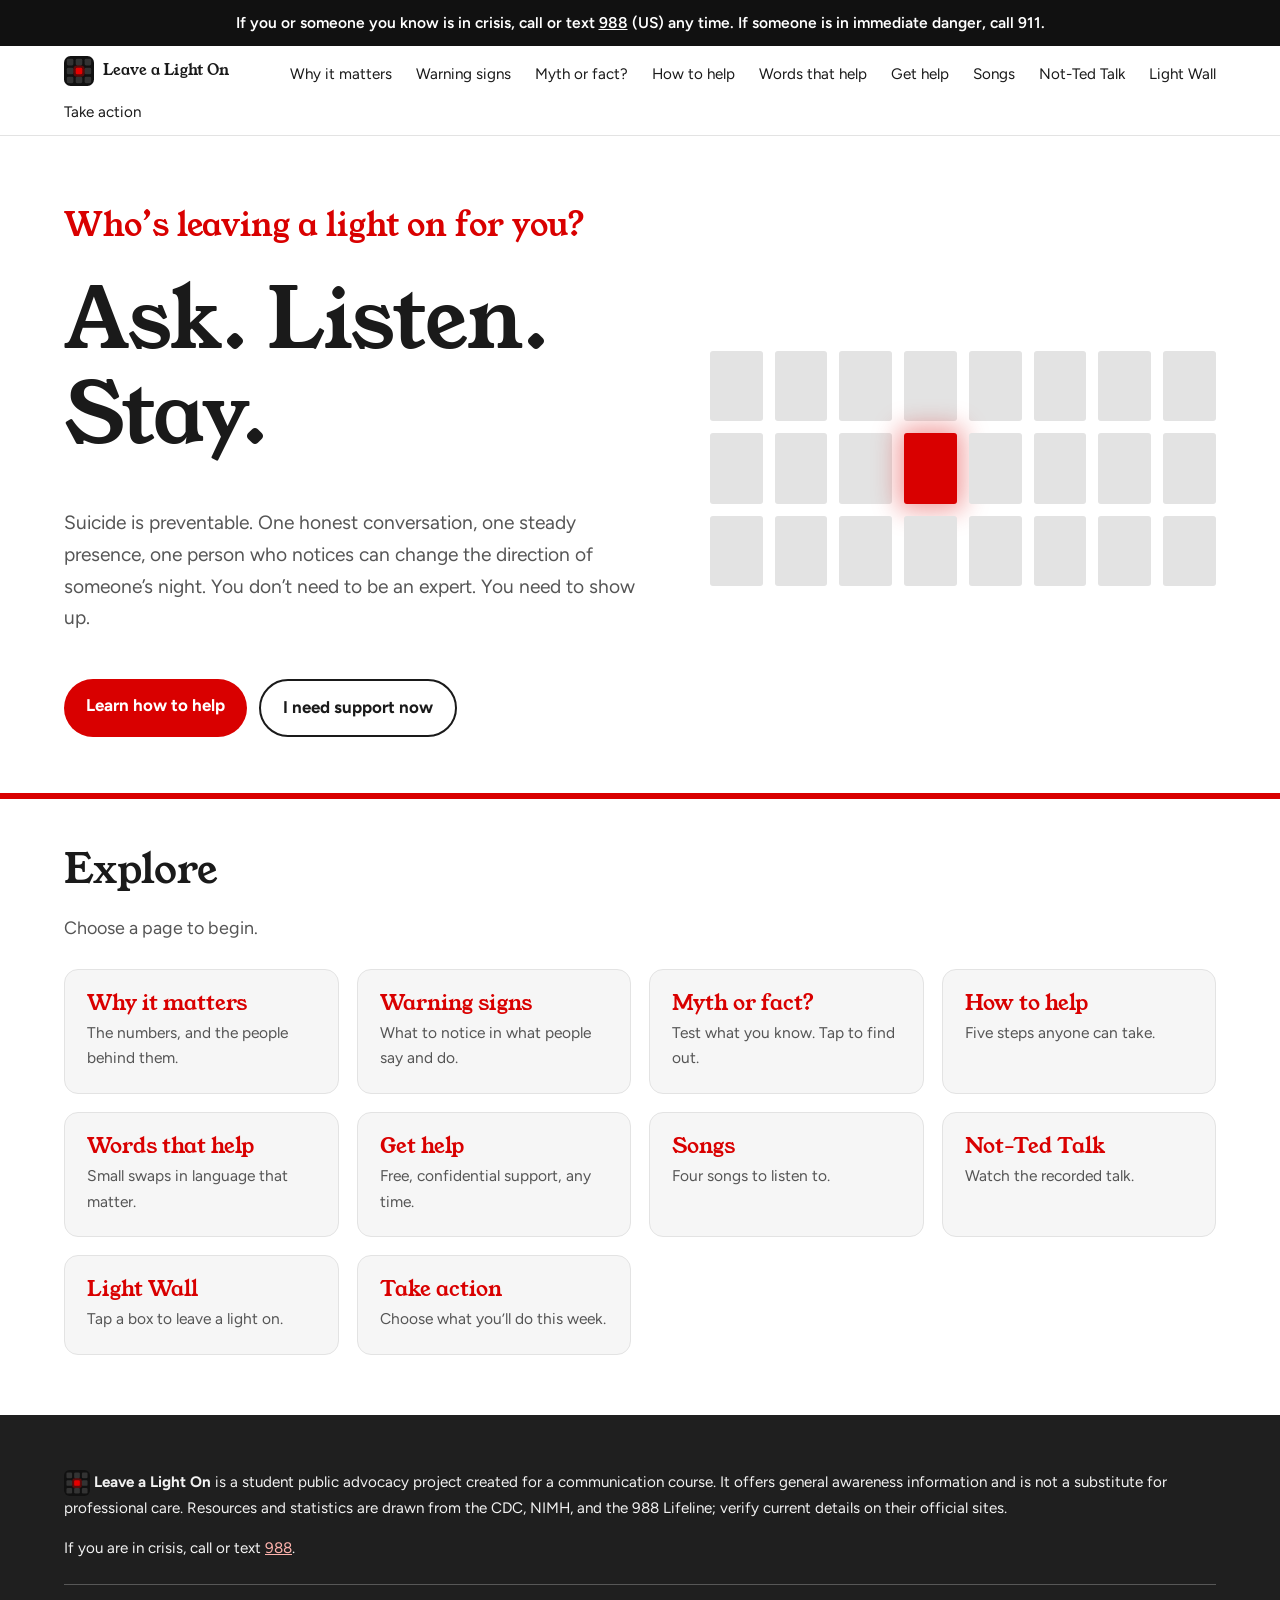
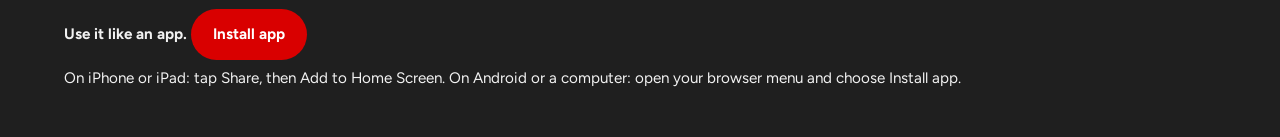
<file: index.html>
<!DOCTYPE html>
<html lang="en">
<head>
<meta charset="utf-8">
<meta name="viewport" content="width=device-width, initial-scale=1, viewport-fit=cover">
<title>Leave a Light On: Suicide Prevention Awareness</title>
<link rel="icon" type="image/svg+xml" href="data:image/svg+xml,%3Csvg xmlns='http://www.w3.org/2000/svg' viewBox='0 0 32 32'%3E%3Crect width='32' height='32' rx='7' fill='%23111'/%3E%3Cg fill='%23333'%3E%3Crect x='3' y='3' width='7' height='7' rx='1.5'/%3E%3Crect x='12.5' y='3' width='7' height='7' rx='1.5'/%3E%3Crect x='22' y='3' width='7' height='7' rx='1.5'/%3E%3Crect x='3' y='12.5' width='7' height='7' rx='1.5'/%3E%3Crect x='22' y='12.5' width='7' height='7' rx='1.5'/%3E%3Crect x='3' y='22' width='7' height='7' rx='1.5'/%3E%3Crect x='12.5' y='22' width='7' height='7' rx='1.5'/%3E%3Crect x='22' y='22' width='7' height='7' rx='1.5'/%3E%3C/g%3E%3Crect x='10' y='10' width='12' height='12' rx='4' fill='%23e60000' opacity='.35'/%3E%3Crect x='12.5' y='12.5' width='7' height='7' rx='1.5' fill='%23e60000'/%3E%3C/svg%3E">
<link rel="stylesheet" href="https://fonts.googleapis.com/css2?family=Figtree:wght@400;600;700&family=Young+Serif&display=swap">
<link rel="stylesheet" href="styles.css">
<link rel="manifest" href="manifest.webmanifest">
<link rel="apple-touch-icon" href="apple-touch-icon.png">
<meta name="theme-color" content="#111111">
<meta name="mobile-web-app-capable" content="yes">
<meta name="apple-mobile-web-app-title" content="Light On">

</head>
<body>
<div class="crisis" role="region" aria-label="Crisis support">If you or someone you know is in crisis, call or text <a href="tel:988">988</a> (US) any time. If someone is in immediate danger, call 911.</div>
<nav aria-label="Main"><div class="wrap"><a class="brand" href="./"><b class="logo"><svg class="mark" viewBox="0 0 32 32" width="30" height="30" aria-hidden="true"><rect width="32" height="32" rx="7" fill="#111"/><g fill="#333"><rect x="3" y="3" width="7" height="7" rx="1.5"/><rect x="12.5" y="3" width="7" height="7" rx="1.5"/><rect x="22" y="3" width="7" height="7" rx="1.5"/><rect x="3" y="12.5" width="7" height="7" rx="1.5"/><rect x="22" y="12.5" width="7" height="7" rx="1.5"/><rect x="3" y="22" width="7" height="7" rx="1.5"/><rect x="12.5" y="22" width="7" height="7" rx="1.5"/><rect x="22" y="22" width="7" height="7" rx="1.5"/></g><rect x="10" y="10" width="12" height="12" rx="4" fill="#e60000" opacity=".35"/><rect x="12.5" y="12.5" width="7" height="7" rx="1.5" fill="#e60000"/></svg>Leave a Light On</b></a><a href="why">Why it matters</a><a href="signs">Warning signs</a><a href="myths">Myth or fact?</a><a href="help">How to help</a><a href="words">Words that help</a><a href="help-now">Get help</a><a href="songs">Songs</a><a href="talk">Not-Ted Talk</a><a href="lights">Light Wall</a><a href="act">Take action</a></div></nav>
<main>
<header class="hero"><div class="wrap">
<p class="refrain">Who’s leaving a light on for you?</p>
<h1>Ask. Listen. Stay.</h1>
<p>Suicide is preventable. One honest conversation, one steady presence, one person who notices can change the direction of someone’s night. You don’t need to be an expert. You need to show up.</p>
<div class="btns"><a class="btn" href="help">Learn how to help</a><a class="btn alt" href="help-now">I need support now</a></div>
<div class="windows" aria-hidden="true"><i></i><i></i><i></i><i></i><i></i><i></i><i></i><i></i><i></i><i></i><i></i><i class="on"></i><i></i><i></i><i></i><i></i><i></i><i></i><i></i><i></i><i></i><i></i><i></i><i></i></div>
</div></header>
<section class="explore"><div class="wrap"><h2>Explore</h2><p class="lede">Choose a page to begin.</p><div class="grid"><a class="card tile" href="why"><h3>Why it matters</h3><p>The numbers, and the people behind them.</p></a><a class="card tile" href="signs"><h3>Warning signs</h3><p>What to notice in what people say and do.</p></a><a class="card tile" href="myths"><h3>Myth or fact?</h3><p>Test what you know. Tap to find out.</p></a><a class="card tile" href="help"><h3>How to help</h3><p>Five steps anyone can take.</p></a><a class="card tile" href="words"><h3>Words that help</h3><p>Small swaps in language that matter.</p></a><a class="card tile" href="help-now"><h3>Get help</h3><p>Free, confidential support, any time.</p></a><a class="card tile" href="songs"><h3>Songs</h3><p>Four songs to listen to.</p></a><a class="card tile" href="talk"><h3>Not-Ted Talk</h3><p>Watch the recorded talk.</p></a><a class="card tile" href="lights"><h3>Light Wall</h3><p>Tap a box to leave a light on.</p></a><a class="card tile" href="act"><h3>Take action</h3><p>Choose what you’ll do this week.</p></a></div></div></section>
</main>
<footer><div class="wrap">
<p><svg class="mark" viewBox="0 0 32 32" width="26" height="26" aria-hidden="true"><rect width="32" height="32" rx="7" fill="#111"/><g fill="#333"><rect x="3" y="3" width="7" height="7" rx="1.5"/><rect x="12.5" y="3" width="7" height="7" rx="1.5"/><rect x="22" y="3" width="7" height="7" rx="1.5"/><rect x="3" y="12.5" width="7" height="7" rx="1.5"/><rect x="22" y="12.5" width="7" height="7" rx="1.5"/><rect x="3" y="22" width="7" height="7" rx="1.5"/><rect x="12.5" y="22" width="7" height="7" rx="1.5"/><rect x="22" y="22" width="7" height="7" rx="1.5"/></g><rect x="10" y="10" width="12" height="12" rx="4" fill="#e60000" opacity=".35"/><rect x="12.5" y="12.5" width="7" height="7" rx="1.5" fill="#e60000"/></svg> <b>Leave a Light On</b> is a student public advocacy project created for a communication course. It offers general awareness information and is not a substitute for professional care. Resources and statistics are drawn from the CDC, NIMH, and the 988 Lifeline; verify current details on their official sites.</p>
<p>If you are in crisis, call or text <a href="tel:988">988</a>.</p>
<div class="install"><p><b>Use it like an app.</b> <button type="button" class="btn" id="installBtn" hidden>Install app</button></p><p id="installTip">On iPhone or iPad: tap Share, then Add to Home Screen. On Android or a computer: open your browser menu and choose Install app.</p></div>
</div></footer>
<script src="app.js" defer></script>
</body>
</html>
</file>
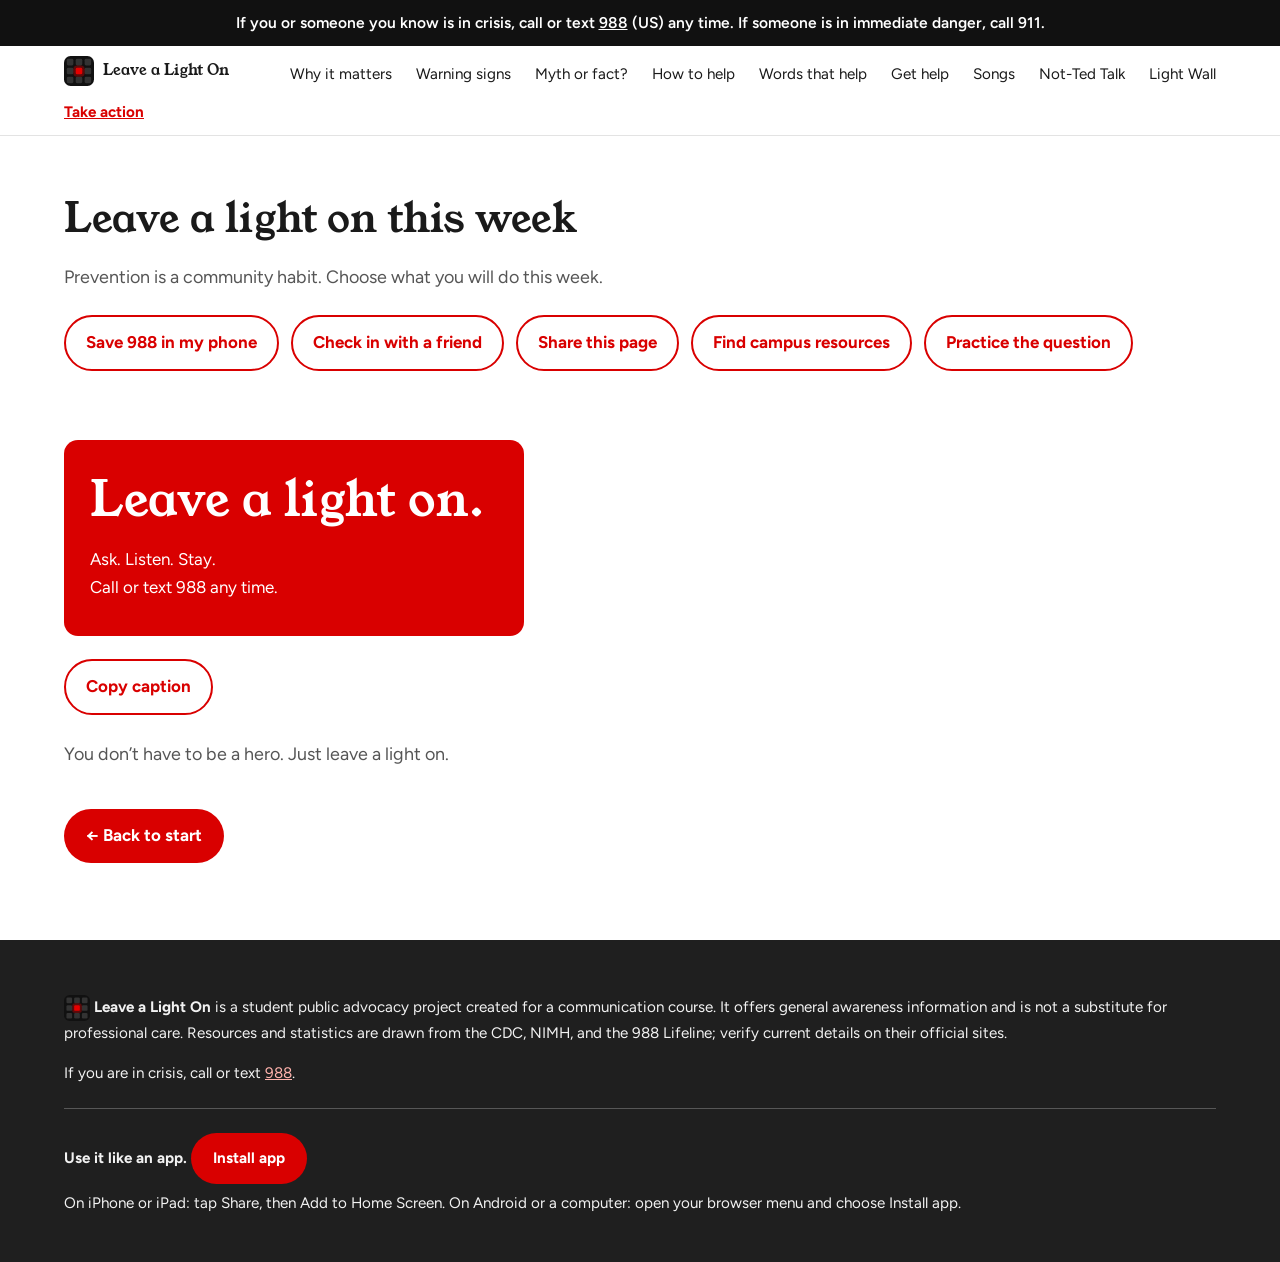
<file: act.html>
<!DOCTYPE html>
<html lang="en">
<head>
<meta charset="utf-8">
<meta name="viewport" content="width=device-width, initial-scale=1, viewport-fit=cover">
<title>Take action | Leave a Light On</title>
<link rel="icon" type="image/svg+xml" href="data:image/svg+xml,%3Csvg xmlns='http://www.w3.org/2000/svg' viewBox='0 0 32 32'%3E%3Crect width='32' height='32' rx='7' fill='%23111'/%3E%3Cg fill='%23333'%3E%3Crect x='3' y='3' width='7' height='7' rx='1.5'/%3E%3Crect x='12.5' y='3' width='7' height='7' rx='1.5'/%3E%3Crect x='22' y='3' width='7' height='7' rx='1.5'/%3E%3Crect x='3' y='12.5' width='7' height='7' rx='1.5'/%3E%3Crect x='22' y='12.5' width='7' height='7' rx='1.5'/%3E%3Crect x='3' y='22' width='7' height='7' rx='1.5'/%3E%3Crect x='12.5' y='22' width='7' height='7' rx='1.5'/%3E%3Crect x='22' y='22' width='7' height='7' rx='1.5'/%3E%3C/g%3E%3Crect x='10' y='10' width='12' height='12' rx='4' fill='%23e60000' opacity='.35'/%3E%3Crect x='12.5' y='12.5' width='7' height='7' rx='1.5' fill='%23e60000'/%3E%3C/svg%3E">
<link rel="stylesheet" href="https://fonts.googleapis.com/css2?family=Figtree:wght@400;600;700&family=Young+Serif&display=swap">
<link rel="stylesheet" href="styles.css">
<link rel="manifest" href="manifest.webmanifest">
<link rel="apple-touch-icon" href="apple-touch-icon.png">
<meta name="theme-color" content="#111111">
<meta name="mobile-web-app-capable" content="yes">
<meta name="apple-mobile-web-app-title" content="Light On">

</head>
<body>
<div class="crisis" role="region" aria-label="Crisis support">If you or someone you know is in crisis, call or text <a href="tel:988">988</a> (US) any time. If someone is in immediate danger, call 911.</div>
<nav aria-label="Main"><div class="wrap"><a class="brand" href="./"><b class="logo"><svg class="mark" viewBox="0 0 32 32" width="30" height="30" aria-hidden="true"><rect width="32" height="32" rx="7" fill="#111"/><g fill="#333"><rect x="3" y="3" width="7" height="7" rx="1.5"/><rect x="12.5" y="3" width="7" height="7" rx="1.5"/><rect x="22" y="3" width="7" height="7" rx="1.5"/><rect x="3" y="12.5" width="7" height="7" rx="1.5"/><rect x="22" y="12.5" width="7" height="7" rx="1.5"/><rect x="3" y="22" width="7" height="7" rx="1.5"/><rect x="12.5" y="22" width="7" height="7" rx="1.5"/><rect x="22" y="22" width="7" height="7" rx="1.5"/></g><rect x="10" y="10" width="12" height="12" rx="4" fill="#e60000" opacity=".35"/><rect x="12.5" y="12.5" width="7" height="7" rx="1.5" fill="#e60000"/></svg>Leave a Light On</b></a><a href="why">Why it matters</a><a href="signs">Warning signs</a><a href="myths">Myth or fact?</a><a href="help">How to help</a><a href="words">Words that help</a><a href="help-now">Get help</a><a href="songs">Songs</a><a href="talk">Not-Ted Talk</a><a href="lights">Light Wall</a><a href="act" aria-current="page">Take action</a></div></nav>
<main>
<section id="act" class="pledge"><div class="wrap">
<h2>Leave a light on this week</h2>
<p class="lede">Prevention is a community habit. Choose what you will do this week.</p>
<div id="pbtns">
<button type="button" aria-pressed="false" data-m="Save 988 in your phone now. You may be the person who needs it for someone else.">Save 988 in my phone</button>
<button type="button" aria-pressed="false" data-m="Text one person today: “Thinking of you. How are you really doing?”">Check in with a friend</button>
<button type="button" aria-pressed="false" data-m="Send this site to a group chat, a roommate, or a class. Every share widens the circle.">Share this page</button>
<button type="button" aria-pressed="false" data-m="Look up your campus counseling center and bookmark it, for you or for someone else.">Find campus resources</button>
<button type="button" aria-pressed="false" data-m="Practice the words: “Are you thinking about suicide?” Say them aloud once so they come easier.">Practice the question</button>
</div>
<p id="pmsg" role="status" aria-live="polite"></p>
<div class="share" id="sharecard"><p class="sq">Leave a light on.</p><p>Ask. Listen. Stay.<br>Call or text 988 any time.</p></div>
<p><button type="button" id="copycap">Copy caption</button><button type="button" id="shareit" hidden>Share…</button></p>
<p id="cmsg" role="status" aria-live="polite"></p>
<p class="lede">You don’t have to be a hero. Just leave a light on.</p>
<p class="next"><a class="btn" href="./">← Back to start</a></p>
</div></section>
</main>
<footer><div class="wrap">
<p><svg class="mark" viewBox="0 0 32 32" width="26" height="26" aria-hidden="true"><rect width="32" height="32" rx="7" fill="#111"/><g fill="#333"><rect x="3" y="3" width="7" height="7" rx="1.5"/><rect x="12.5" y="3" width="7" height="7" rx="1.5"/><rect x="22" y="3" width="7" height="7" rx="1.5"/><rect x="3" y="12.5" width="7" height="7" rx="1.5"/><rect x="22" y="12.5" width="7" height="7" rx="1.5"/><rect x="3" y="22" width="7" height="7" rx="1.5"/><rect x="12.5" y="22" width="7" height="7" rx="1.5"/><rect x="22" y="22" width="7" height="7" rx="1.5"/></g><rect x="10" y="10" width="12" height="12" rx="4" fill="#e60000" opacity=".35"/><rect x="12.5" y="12.5" width="7" height="7" rx="1.5" fill="#e60000"/></svg> <b>Leave a Light On</b> is a student public advocacy project created for a communication course. It offers general awareness information and is not a substitute for professional care. Resources and statistics are drawn from the CDC, NIMH, and the 988 Lifeline; verify current details on their official sites.</p>
<p>If you are in crisis, call or text <a href="tel:988">988</a>.</p>
<div class="install"><p><b>Use it like an app.</b> <button type="button" class="btn" id="installBtn" hidden>Install app</button></p><p id="installTip">On iPhone or iPad: tap Share, then Add to Home Screen. On Android or a computer: open your browser menu and choose Install app.</p></div>
</div></footer>
<script>

(function(){
var msg=document.getElementById("pmsg");
document.querySelectorAll("#pbtns button").forEach(function(b){
b.addEventListener("click",function(){
var on=b.getAttribute("aria-pressed")!=="true";
b.setAttribute("aria-pressed",on?"true":"false");
msg.textContent=on?b.getAttribute("data-m"):"";
});
});
var cap="Leave a light on for someone. Ask. Listen. Stay. Call or text 988 any time. ",cm=document.getElementById("cmsg"),sb=document.getElementById("shareit");
function full(){var u="";try{u=location.href}catch(e){}return cap+u}
document.getElementById("copycap").addEventListener("click",function(){
var t=full();
function fb(){var a=document.createElement("textarea");a.value=t;document.body.appendChild(a);a.select();var ok=false;try{ok=document.execCommand("copy")}catch(e){}document.body.removeChild(a);cm.textContent=ok?"Caption copied. Paste it with a screenshot of the card.":"Copy this: "+t}
try{navigator.clipboard.writeText(t).then(function(){cm.textContent="Caption copied. Paste it with a screenshot of the card."},fb)}catch(e){fb()}
});
if(navigator.share){sb.hidden=false;sb.addEventListener("click",function(){try{navigator.share({title:"Leave a Light On",text:cap,url:location.href}).catch(function(){})}catch(e){}})}
})();
</script>
<script src="app.js" defer></script>
</body>
</html>
</file>
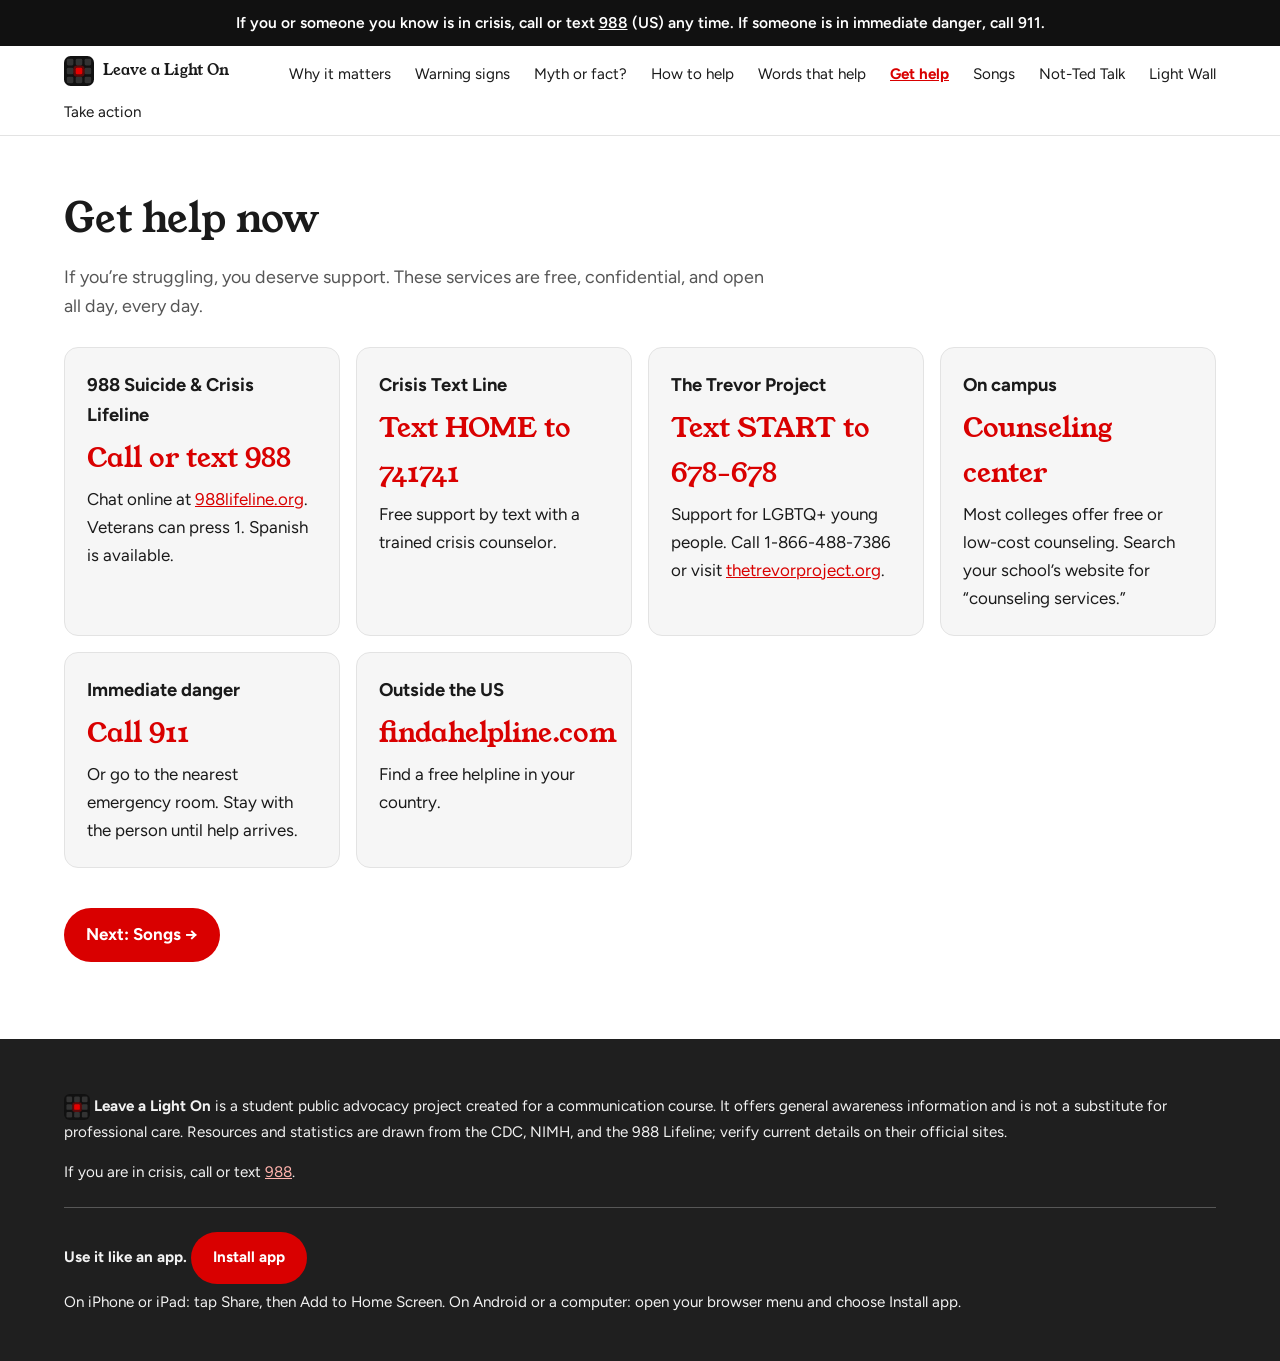
<file: help-now.html>
<!DOCTYPE html>
<html lang="en">
<head>
<meta charset="utf-8">
<meta name="viewport" content="width=device-width, initial-scale=1, viewport-fit=cover">
<title>Get help | Leave a Light On</title>
<link rel="icon" type="image/svg+xml" href="data:image/svg+xml,%3Csvg xmlns='http://www.w3.org/2000/svg' viewBox='0 0 32 32'%3E%3Crect width='32' height='32' rx='7' fill='%23111'/%3E%3Cg fill='%23333'%3E%3Crect x='3' y='3' width='7' height='7' rx='1.5'/%3E%3Crect x='12.5' y='3' width='7' height='7' rx='1.5'/%3E%3Crect x='22' y='3' width='7' height='7' rx='1.5'/%3E%3Crect x='3' y='12.5' width='7' height='7' rx='1.5'/%3E%3Crect x='22' y='12.5' width='7' height='7' rx='1.5'/%3E%3Crect x='3' y='22' width='7' height='7' rx='1.5'/%3E%3Crect x='12.5' y='22' width='7' height='7' rx='1.5'/%3E%3Crect x='22' y='22' width='7' height='7' rx='1.5'/%3E%3C/g%3E%3Crect x='10' y='10' width='12' height='12' rx='4' fill='%23e60000' opacity='.35'/%3E%3Crect x='12.5' y='12.5' width='7' height='7' rx='1.5' fill='%23e60000'/%3E%3C/svg%3E">
<link rel="stylesheet" href="https://fonts.googleapis.com/css2?family=Figtree:wght@400;600;700&family=Young+Serif&display=swap">
<link rel="stylesheet" href="styles.css">
<link rel="manifest" href="manifest.webmanifest">
<link rel="apple-touch-icon" href="apple-touch-icon.png">
<meta name="theme-color" content="#111111">
<meta name="mobile-web-app-capable" content="yes">
<meta name="apple-mobile-web-app-title" content="Light On">

</head>
<body>
<div class="crisis" role="region" aria-label="Crisis support">If you or someone you know is in crisis, call or text <a href="tel:988">988</a> (US) any time. If someone is in immediate danger, call 911.</div>
<nav aria-label="Main"><div class="wrap"><a class="brand" href="./"><b class="logo"><svg class="mark" viewBox="0 0 32 32" width="30" height="30" aria-hidden="true"><rect width="32" height="32" rx="7" fill="#111"/><g fill="#333"><rect x="3" y="3" width="7" height="7" rx="1.5"/><rect x="12.5" y="3" width="7" height="7" rx="1.5"/><rect x="22" y="3" width="7" height="7" rx="1.5"/><rect x="3" y="12.5" width="7" height="7" rx="1.5"/><rect x="22" y="12.5" width="7" height="7" rx="1.5"/><rect x="3" y="22" width="7" height="7" rx="1.5"/><rect x="12.5" y="22" width="7" height="7" rx="1.5"/><rect x="22" y="22" width="7" height="7" rx="1.5"/></g><rect x="10" y="10" width="12" height="12" rx="4" fill="#e60000" opacity=".35"/><rect x="12.5" y="12.5" width="7" height="7" rx="1.5" fill="#e60000"/></svg>Leave a Light On</b></a><a href="why">Why it matters</a><a href="signs">Warning signs</a><a href="myths">Myth or fact?</a><a href="help">How to help</a><a href="words">Words that help</a><a href="help-now" aria-current="page">Get help</a><a href="songs">Songs</a><a href="talk">Not-Ted Talk</a><a href="lights">Light Wall</a><a href="act">Take action</a></div></nav>
<main>
<section id="help-now"><div class="wrap">
<h2>Get help now</h2>
<p class="lede">If you’re struggling, you deserve support. These services are free, confidential, and open all day, every day.</p>
<div class="res">
<div class="card"><b>988 Suicide &amp; Crisis Lifeline</b><span class="big">Call or text 988</span>Chat online at <a href="https://988lifeline.org">988lifeline.org</a>. Veterans can press 1. Spanish is available.</div>
<div class="card"><b>Crisis Text Line</b><span class="big">Text HOME to 741741</span>Free support by text with a trained crisis counselor.</div>
<div class="card"><b>The Trevor Project</b><span class="big">Text START to 678-678</span>Support for LGBTQ+ young people. Call 1-866-488-7386 or visit <a href="https://thetrevorproject.org">thetrevorproject.org</a>.</div>
<div class="card"><b>On campus</b><span class="big">Counseling center</span>Most colleges offer free or low-cost counseling. Search your school’s website for “counseling services.”</div>
<div class="card"><b>Immediate danger</b><span class="big">Call 911</span>Or go to the nearest emergency room. Stay with the person until help arrives.</div>
<div class="card"><b>Outside the US</b><span class="big">findahelpline.com</span>Find a free helpline in your country.</div>
</div>
<p class="next"><a class="btn" href="songs">Next: Songs →</a></p>
</div></section>
</main>
<footer><div class="wrap">
<p><svg class="mark" viewBox="0 0 32 32" width="26" height="26" aria-hidden="true"><rect width="32" height="32" rx="7" fill="#111"/><g fill="#333"><rect x="3" y="3" width="7" height="7" rx="1.5"/><rect x="12.5" y="3" width="7" height="7" rx="1.5"/><rect x="22" y="3" width="7" height="7" rx="1.5"/><rect x="3" y="12.5" width="7" height="7" rx="1.5"/><rect x="22" y="12.5" width="7" height="7" rx="1.5"/><rect x="3" y="22" width="7" height="7" rx="1.5"/><rect x="12.5" y="22" width="7" height="7" rx="1.5"/><rect x="22" y="22" width="7" height="7" rx="1.5"/></g><rect x="10" y="10" width="12" height="12" rx="4" fill="#e60000" opacity=".35"/><rect x="12.5" y="12.5" width="7" height="7" rx="1.5" fill="#e60000"/></svg> <b>Leave a Light On</b> is a student public advocacy project created for a communication course. It offers general awareness information and is not a substitute for professional care. Resources and statistics are drawn from the CDC, NIMH, and the 988 Lifeline; verify current details on their official sites.</p>
<p>If you are in crisis, call or text <a href="tel:988">988</a>.</p>
<div class="install"><p><b>Use it like an app.</b> <button type="button" class="btn" id="installBtn" hidden>Install app</button></p><p id="installTip">On iPhone or iPad: tap Share, then Add to Home Screen. On Android or a computer: open your browser menu and choose Install app.</p></div>
</div></footer>
<script src="app.js" defer></script>
</body>
</html>
</file>
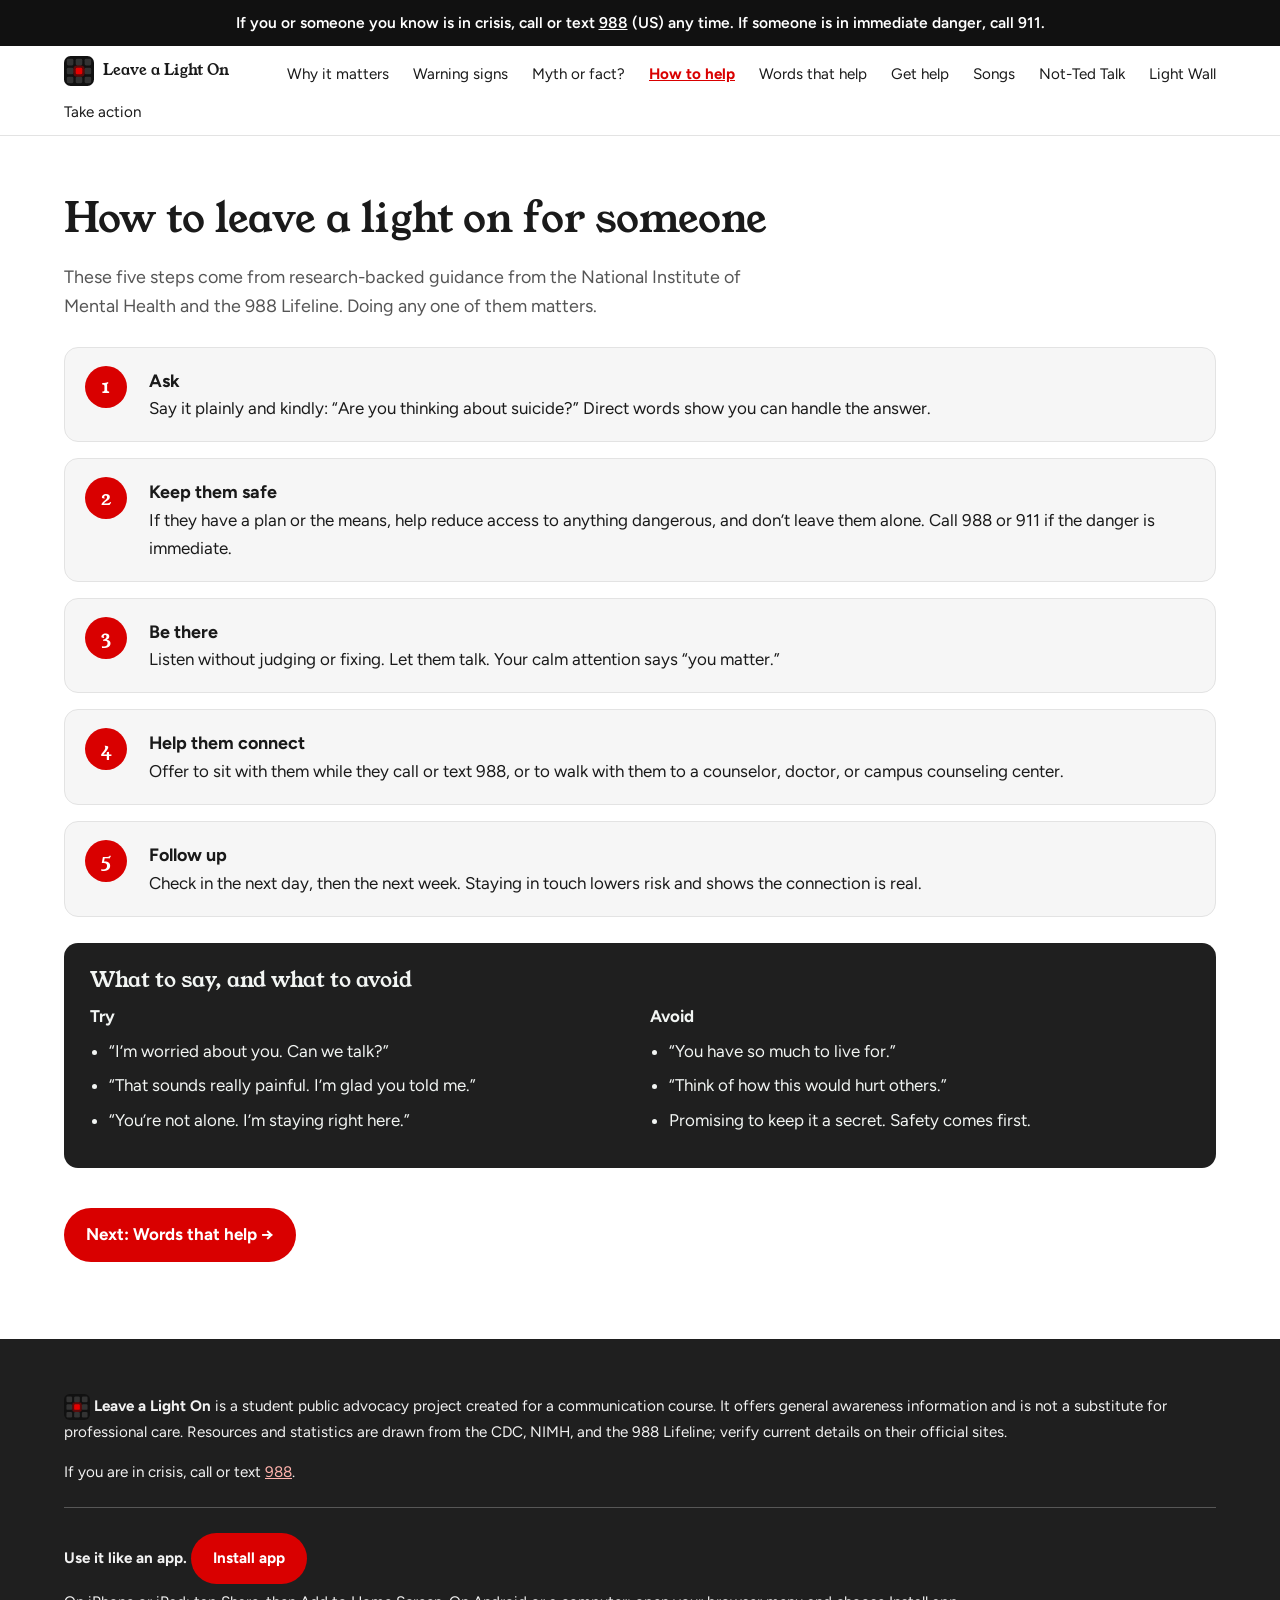
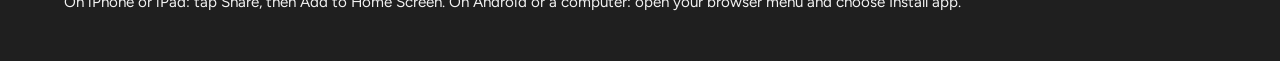
<file: help.html>
<!DOCTYPE html>
<html lang="en">
<head>
<meta charset="utf-8">
<meta name="viewport" content="width=device-width, initial-scale=1, viewport-fit=cover">
<title>How to help | Leave a Light On</title>
<link rel="icon" type="image/svg+xml" href="data:image/svg+xml,%3Csvg xmlns='http://www.w3.org/2000/svg' viewBox='0 0 32 32'%3E%3Crect width='32' height='32' rx='7' fill='%23111'/%3E%3Cg fill='%23333'%3E%3Crect x='3' y='3' width='7' height='7' rx='1.5'/%3E%3Crect x='12.5' y='3' width='7' height='7' rx='1.5'/%3E%3Crect x='22' y='3' width='7' height='7' rx='1.5'/%3E%3Crect x='3' y='12.5' width='7' height='7' rx='1.5'/%3E%3Crect x='22' y='12.5' width='7' height='7' rx='1.5'/%3E%3Crect x='3' y='22' width='7' height='7' rx='1.5'/%3E%3Crect x='12.5' y='22' width='7' height='7' rx='1.5'/%3E%3Crect x='22' y='22' width='7' height='7' rx='1.5'/%3E%3C/g%3E%3Crect x='10' y='10' width='12' height='12' rx='4' fill='%23e60000' opacity='.35'/%3E%3Crect x='12.5' y='12.5' width='7' height='7' rx='1.5' fill='%23e60000'/%3E%3C/svg%3E">
<link rel="stylesheet" href="https://fonts.googleapis.com/css2?family=Figtree:wght@400;600;700&family=Young+Serif&display=swap">
<link rel="stylesheet" href="styles.css">
<link rel="manifest" href="manifest.webmanifest">
<link rel="apple-touch-icon" href="apple-touch-icon.png">
<meta name="theme-color" content="#111111">
<meta name="mobile-web-app-capable" content="yes">
<meta name="apple-mobile-web-app-title" content="Light On">

</head>
<body>
<div class="crisis" role="region" aria-label="Crisis support">If you or someone you know is in crisis, call or text <a href="tel:988">988</a> (US) any time. If someone is in immediate danger, call 911.</div>
<nav aria-label="Main"><div class="wrap"><a class="brand" href="./"><b class="logo"><svg class="mark" viewBox="0 0 32 32" width="30" height="30" aria-hidden="true"><rect width="32" height="32" rx="7" fill="#111"/><g fill="#333"><rect x="3" y="3" width="7" height="7" rx="1.5"/><rect x="12.5" y="3" width="7" height="7" rx="1.5"/><rect x="22" y="3" width="7" height="7" rx="1.5"/><rect x="3" y="12.5" width="7" height="7" rx="1.5"/><rect x="22" y="12.5" width="7" height="7" rx="1.5"/><rect x="3" y="22" width="7" height="7" rx="1.5"/><rect x="12.5" y="22" width="7" height="7" rx="1.5"/><rect x="22" y="22" width="7" height="7" rx="1.5"/></g><rect x="10" y="10" width="12" height="12" rx="4" fill="#e60000" opacity=".35"/><rect x="12.5" y="12.5" width="7" height="7" rx="1.5" fill="#e60000"/></svg>Leave a Light On</b></a><a href="why">Why it matters</a><a href="signs">Warning signs</a><a href="myths">Myth or fact?</a><a href="help" aria-current="page">How to help</a><a href="words">Words that help</a><a href="help-now">Get help</a><a href="songs">Songs</a><a href="talk">Not-Ted Talk</a><a href="lights">Light Wall</a><a href="act">Take action</a></div></nav>
<main>
<section id="help"><div class="wrap">
<h2>How to leave a light on for someone</h2>
<p class="lede">These five steps come from research-backed guidance from the National Institute of Mental Health and the 988 Lifeline. Doing any one of them matters.</p>
<ol class="steps">
<li><div><b>Ask</b>Say it plainly and kindly: “Are you thinking about suicide?” Direct words show you can handle the answer.</div></li>
<li><div><b>Keep them safe</b>If they have a plan or the means, help reduce access to anything dangerous, and don’t leave them alone. Call 988 or 911 if the danger is immediate.</div></li>
<li><div><b>Be there</b>Listen without judging or fixing. Let them talk. Your calm attention says “you matter.”</div></li>
<li><div><b>Help them connect</b>Offer to sit with them while they call or text 988, or to walk with them to a counselor, doctor, or campus counseling center.</div></li>
<li><div><b>Follow up</b>Check in the next day, then the next week. Staying in touch lowers risk and shows the connection is real.</div></li>
</ol>
<div class="say"><h3>What to say, and what to avoid</h3><div class="cols">
<div><b>Try</b><ul><li>“I’m worried about you. Can we talk?”</li><li>“That sounds really painful. I’m glad you told me.”</li><li>“You’re not alone. I’m staying right here.”</li></ul></div>
<div><b>Avoid</b><ul><li>“You have so much to live for.”</li><li>“Think of how this would hurt others.”</li><li>Promising to keep it a secret. Safety comes first.</li></ul></div>
</div></div>
<p class="next"><a class="btn" href="words">Next: Words that help →</a></p>
</div></section>
</main>
<footer><div class="wrap">
<p><svg class="mark" viewBox="0 0 32 32" width="26" height="26" aria-hidden="true"><rect width="32" height="32" rx="7" fill="#111"/><g fill="#333"><rect x="3" y="3" width="7" height="7" rx="1.5"/><rect x="12.5" y="3" width="7" height="7" rx="1.5"/><rect x="22" y="3" width="7" height="7" rx="1.5"/><rect x="3" y="12.5" width="7" height="7" rx="1.5"/><rect x="22" y="12.5" width="7" height="7" rx="1.5"/><rect x="3" y="22" width="7" height="7" rx="1.5"/><rect x="12.5" y="22" width="7" height="7" rx="1.5"/><rect x="22" y="22" width="7" height="7" rx="1.5"/></g><rect x="10" y="10" width="12" height="12" rx="4" fill="#e60000" opacity=".35"/><rect x="12.5" y="12.5" width="7" height="7" rx="1.5" fill="#e60000"/></svg> <b>Leave a Light On</b> is a student public advocacy project created for a communication course. It offers general awareness information and is not a substitute for professional care. Resources and statistics are drawn from the CDC, NIMH, and the 988 Lifeline; verify current details on their official sites.</p>
<p>If you are in crisis, call or text <a href="tel:988">988</a>.</p>
<div class="install"><p><b>Use it like an app.</b> <button type="button" class="btn" id="installBtn" hidden>Install app</button></p><p id="installTip">On iPhone or iPad: tap Share, then Add to Home Screen. On Android or a computer: open your browser menu and choose Install app.</p></div>
</div></footer>
<script src="app.js" defer></script>
</body>
</html>
</file>
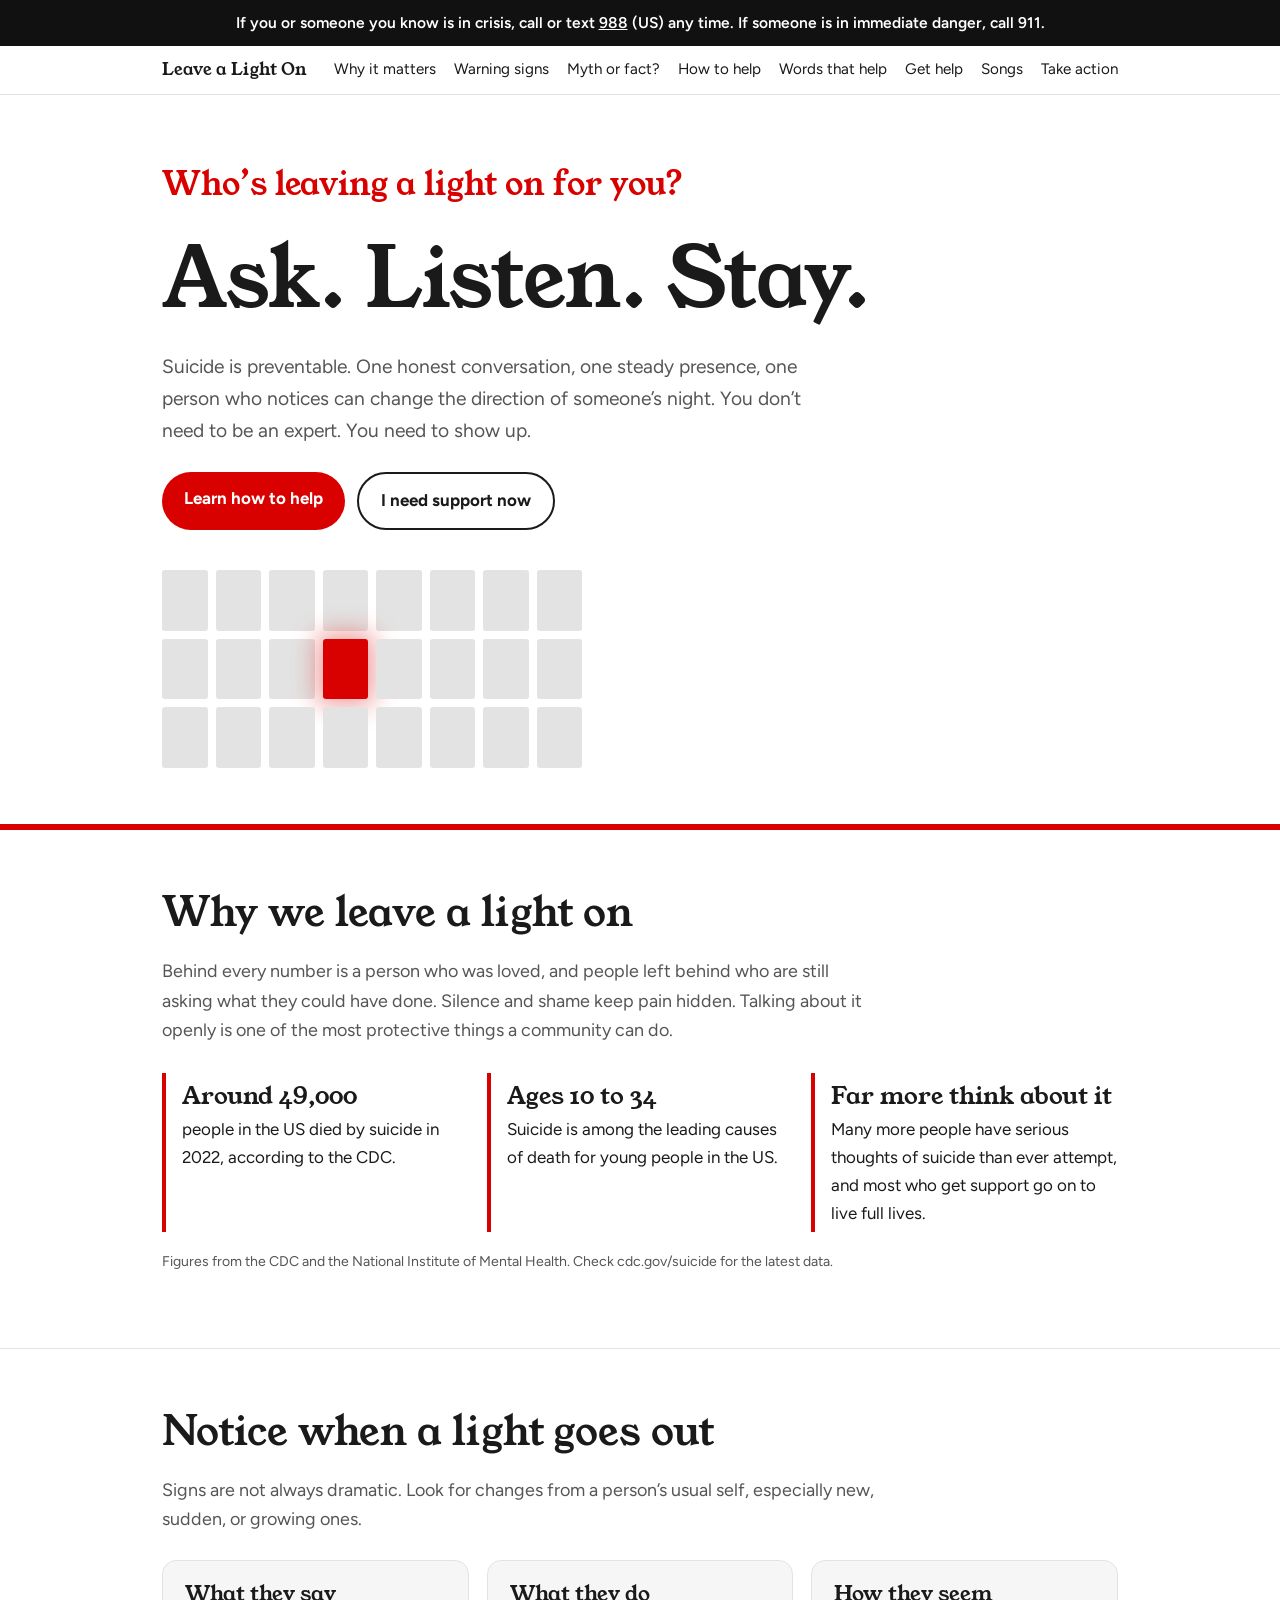
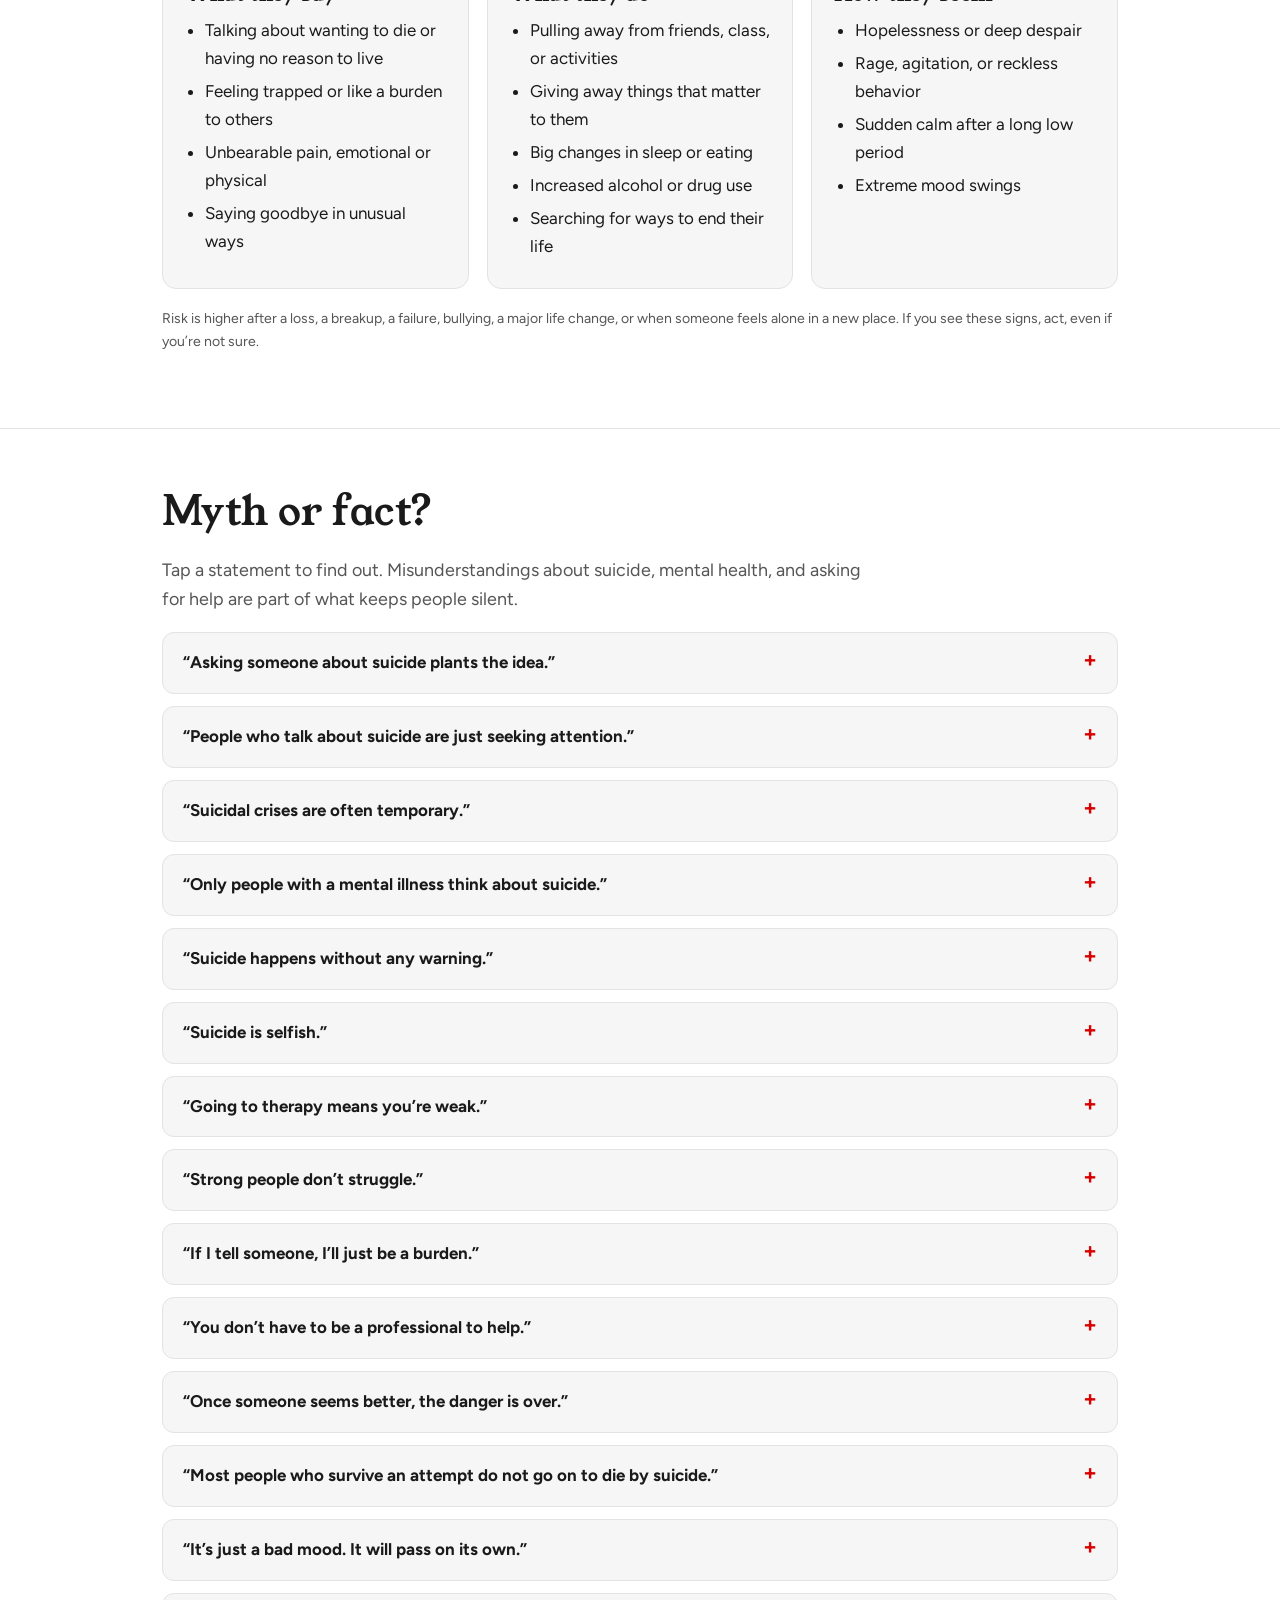
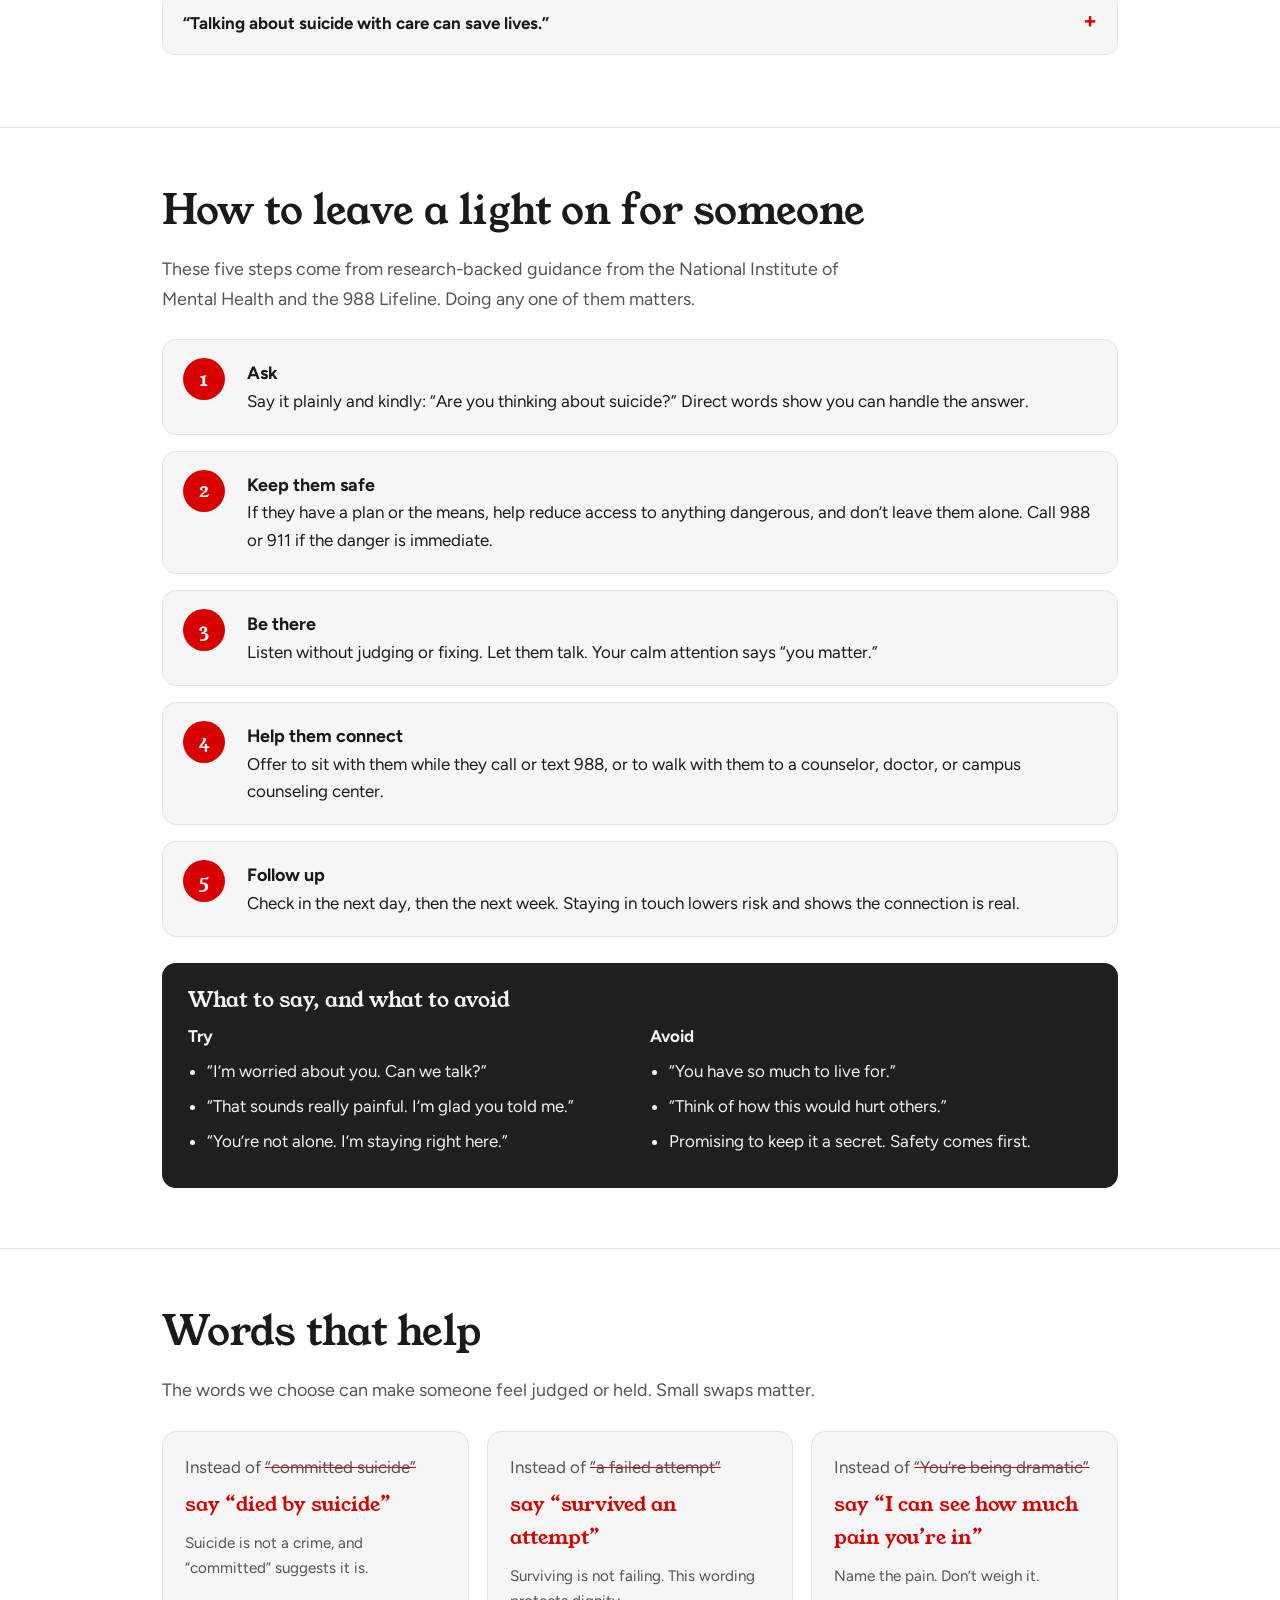
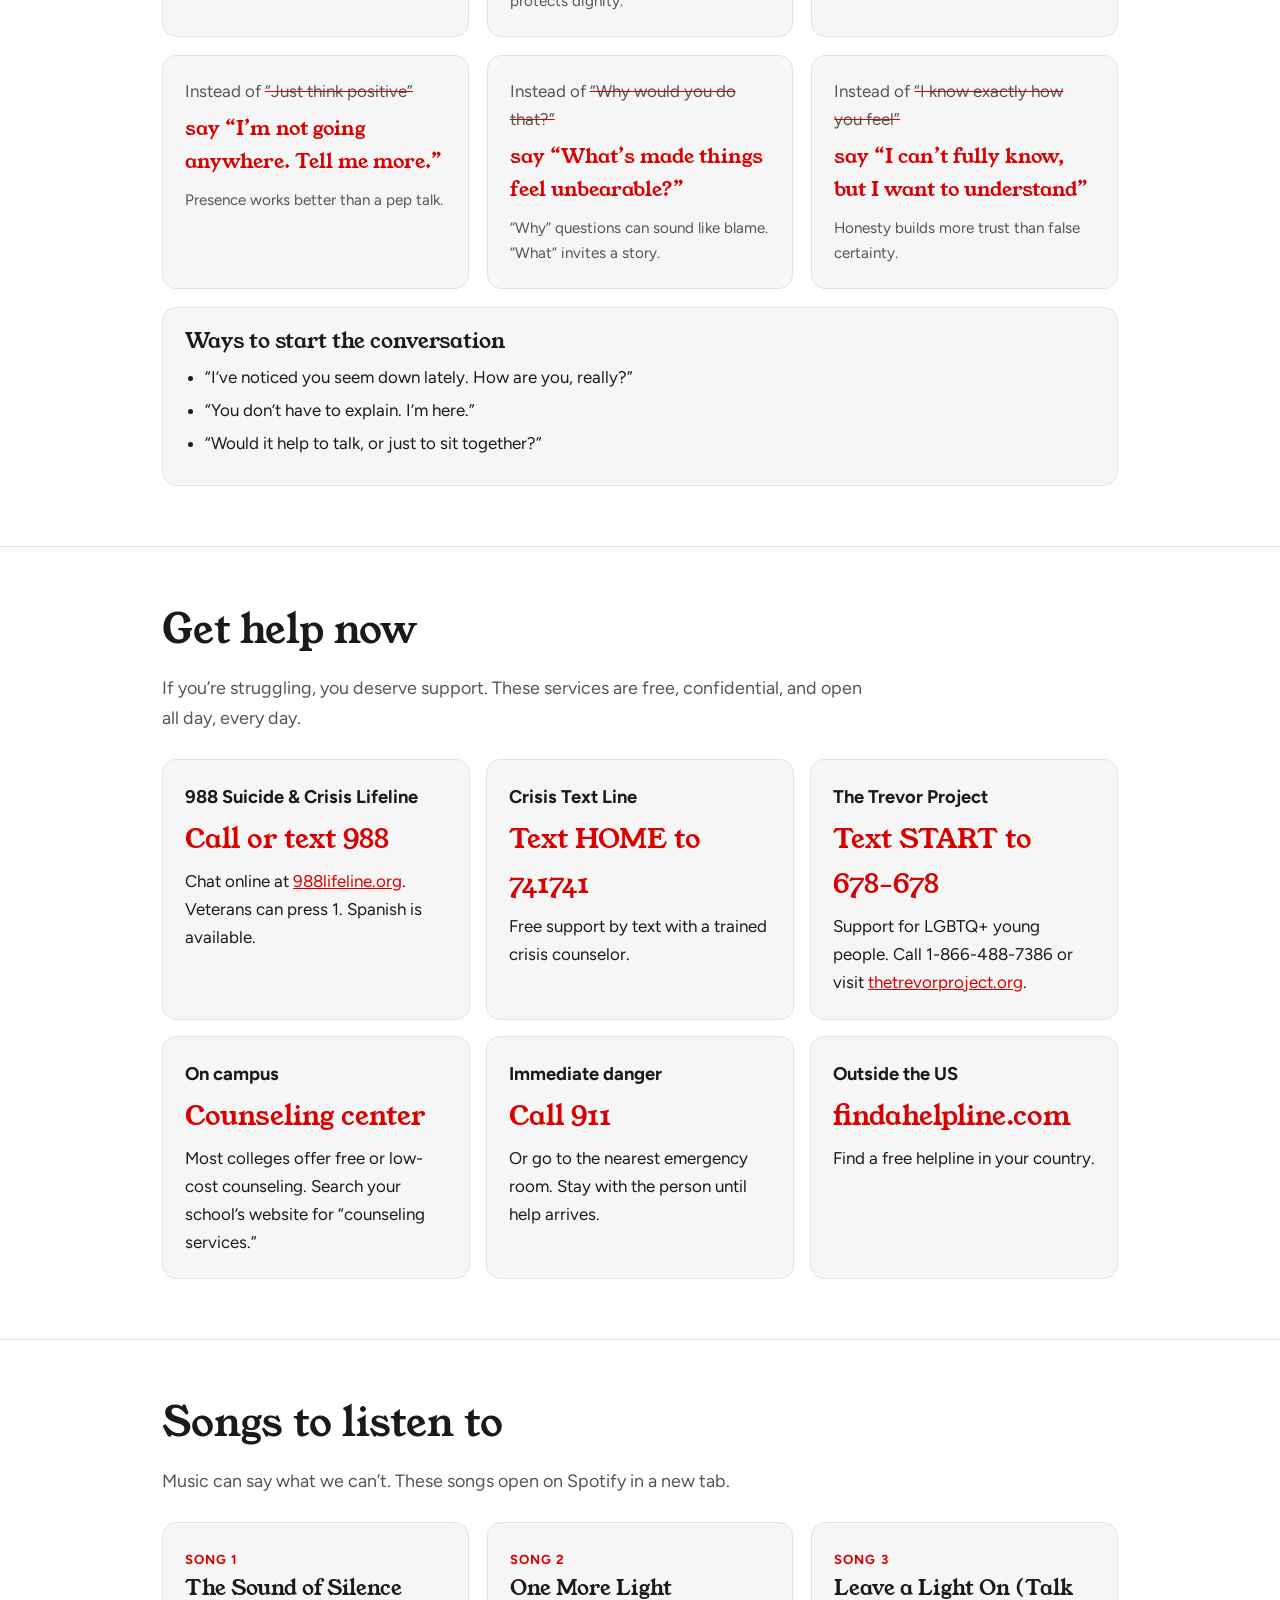
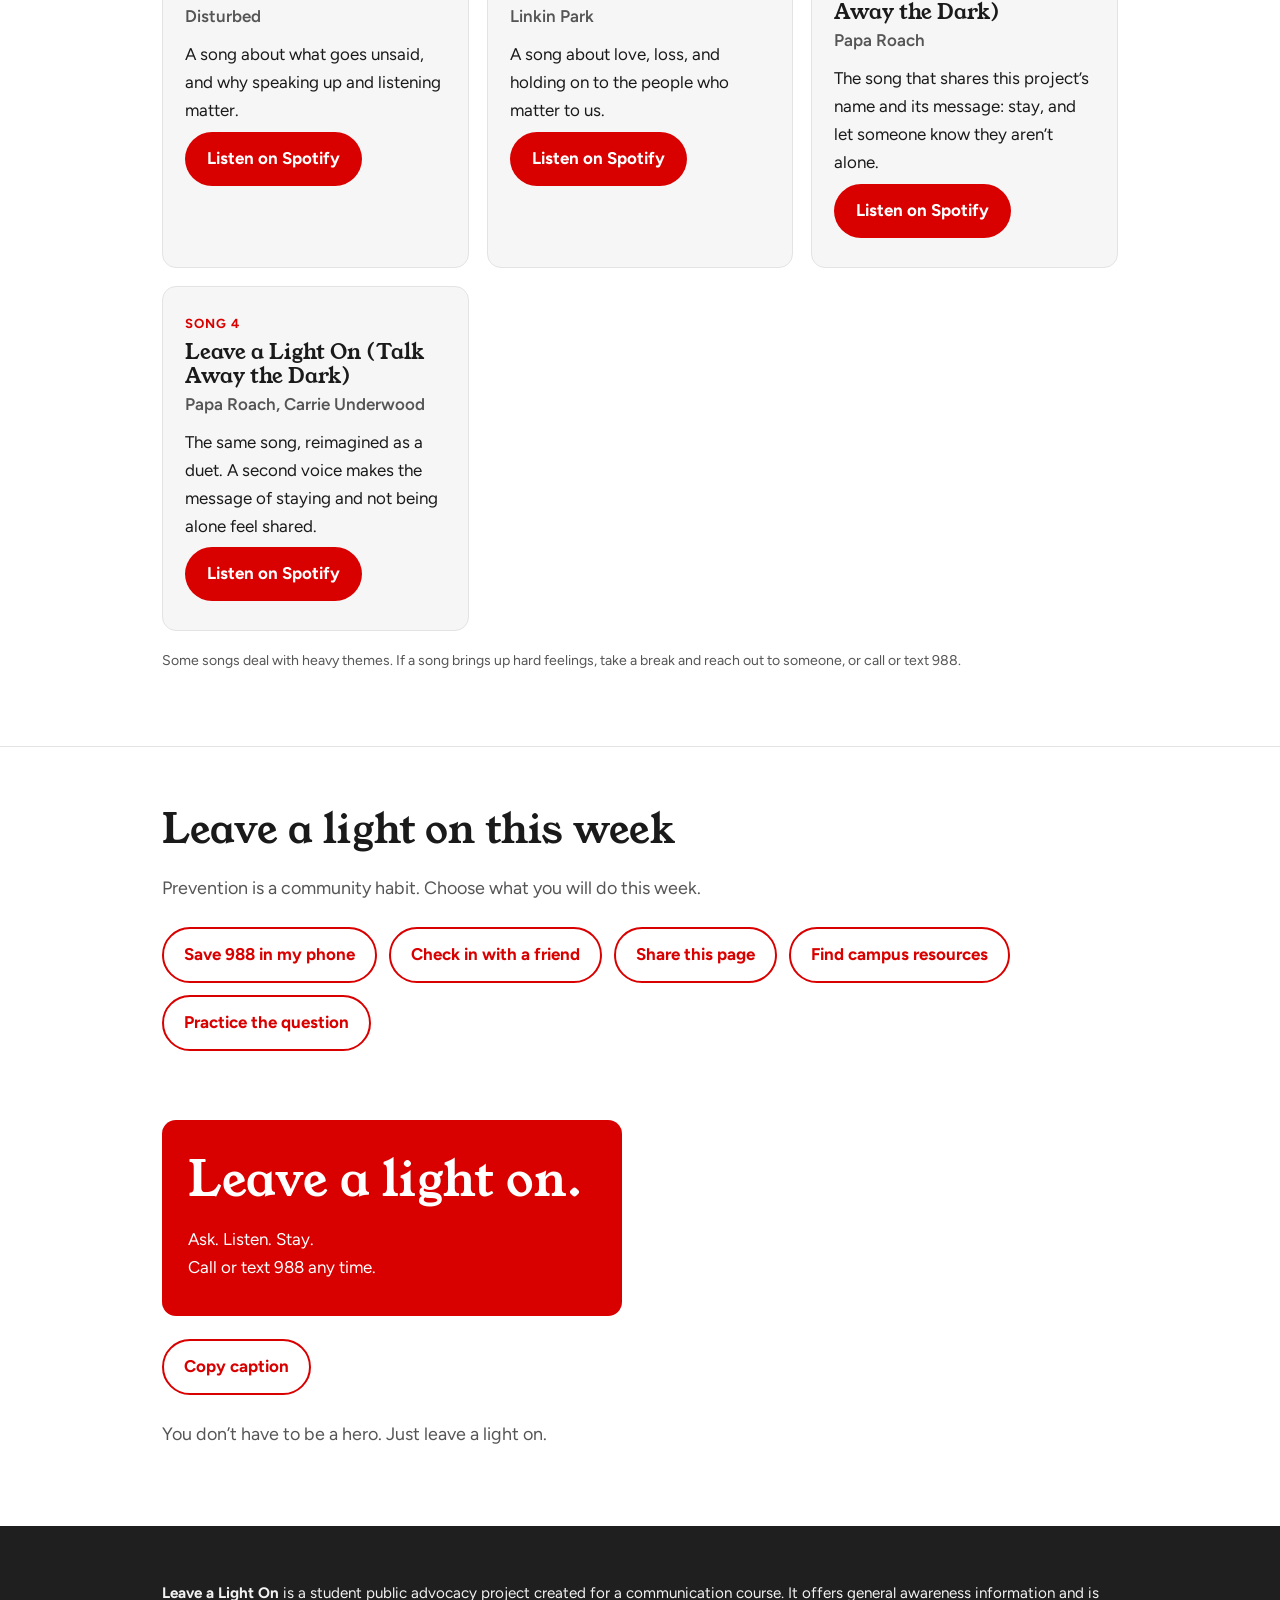
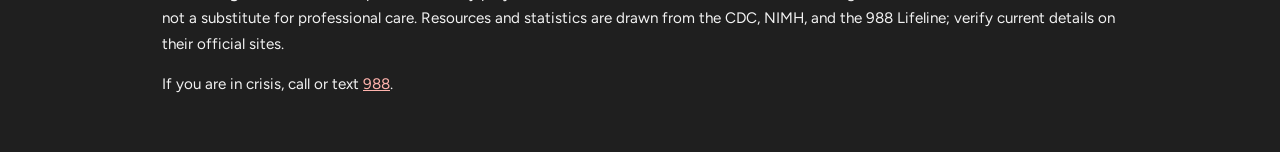
<file: keep-the-light-on.html>
<!DOCTYPE html>
<html lang="en">
<head>
<meta charset="utf-8">
<meta name="viewport" content="width=device-width, initial-scale=1, viewport-fit=cover">
<title>Leave a Light On: Suicide Prevention Awareness</title>
<link rel="stylesheet" href="https://fonts.googleapis.com/css2?family=Figtree:wght@400;600;700&family=Young+Serif&display=swap">
<style>
:root{--bg:#fff;--surface:#f6f6f6;--ink:#1a1a1a;--muted:#555;--teal:#d90000;--lamp:#d90000;--lampink:#fff;--night:#1f1f1f;--line:#e3e3e3;
box-sizing:border-box;padding-top:env(safe-area-inset-top,0px);padding-bottom:env(safe-area-inset-bottom,0px)}
@media (prefers-color-scheme:dark){:root:not([data-theme="light"]){color-scheme:dark;--bg:#151515;--surface:#222;--ink:#f5f5f5;--muted:#bbb;--teal:#ff4538;--lamp:#ff3b30;--lampink:#140000;--line:#3a3a3a;--night:#0a0a0a}}
:root[data-theme="dark"]{color-scheme:dark;--bg:#151515;--surface:#222;--ink:#f5f5f5;--muted:#bbb;--teal:#ff4538;--lamp:#ff3b30;--lampink:#140000;--line:#3a3a3a;--night:#0a0a0a}
*{box-sizing:border-box}html{scroll-behavior:smooth;scroll-padding-top:70px}
body{margin:0;background:var(--bg);color:var(--ink);font:400 1.06rem/1.65 Figtree,system-ui,sans-serif}
h1,h2,h3{font-family:"Young Serif",Georgia,serif;font-weight:400;line-height:1.15;margin:0 0 .5em}
h2{font-size:clamp(1.8rem,4vw,2.5rem)}h3{font-size:1.3rem}
a{color:var(--teal)}a:focus-visible,summary:focus-visible,button:focus-visible{outline:3px solid var(--lamp);outline-offset:3px}
.wrap{max-width:1000px;margin:0 auto;padding:0 22px}
.crisis{background:#111;color:#fff;text-align:center;padding:10px 16px;font-weight:600;font-size:.97rem}
.crisis a{color:#fff}
nav{position:sticky;top:env(safe-area-inset-top,0px);z-index:5;background:var(--bg);border-bottom:1px solid var(--line)}
nav .wrap{display:flex;gap:6px 18px;align-items:center;overflow-x:auto;padding-top:10px;padding-bottom:10px;white-space:nowrap}
nav b{font-family:"Young Serif",serif;font-weight:400;margin-right:auto}
nav a{text-decoration:none;color:var(--ink);font-size:.95rem}nav a:hover{color:var(--teal);text-decoration:underline}
.hero{background:var(--bg);color:var(--ink);padding:64px 0 56px;border-bottom:6px solid var(--lamp)}
.hero h1{font-size:clamp(2.6rem,9vw,5.2rem);letter-spacing:-.01em;margin-bottom:.3em}
.hero p{max-width:34em;font-size:1.2rem;color:var(--muted)}.hero p.refrain{font-family:"Young Serif",Georgia,serif;font-size:clamp(1.4rem,4vw,2rem);color:var(--teal);margin:0 0 .6em}
.btns{display:flex;flex-wrap:wrap;gap:12px;margin-top:26px}
.btn{display:inline-block;padding:13px 22px;border-radius:999px;font-weight:700;text-decoration:none;background:var(--lamp);color:var(--lampink)}
.btn.alt{background:transparent;color:var(--ink);border:2px solid var(--ink)}
.windows{display:grid;grid-template-columns:repeat(8,1fr);gap:8px;max-width:420px;margin-top:40px}
.windows i{aspect-ratio:3/4;background:var(--line);border-radius:3px}
.windows i.on{background:var(--lamp);box-shadow:0 0 26px 6px rgba(217,0,0,.4);animation:glow 3.5s ease-in-out infinite alternate}
@keyframes glow{to{box-shadow:0 0 38px 10px rgba(217,0,0,.55)}}
@media (prefers-reduced-motion:reduce){.windows i.on{animation:none}html{scroll-behavior:auto}}
section{padding:60px 0}section+section{border-top:1px solid var(--line)}
.lede{max-width:40em;color:var(--muted);font-size:1.12rem}
.stats{display:grid;grid-template-columns:repeat(auto-fit,minmax(230px,1fr));gap:18px;margin-top:28px}
.stat{border-left:4px solid var(--lamp);padding:4px 0 4px 16px}.stat strong{display:block;font-family:"Young Serif",serif;font-size:1.5rem;font-weight:400}
.src{font-size:.88rem;color:var(--muted);margin-top:18px}
.grid{display:grid;grid-template-columns:repeat(auto-fit,minmax(270px,1fr));gap:18px;margin-top:26px}
.card{background:var(--surface);border:1px solid var(--line);border-radius:14px;padding:22px}
.card ul{margin:.4em 0 0;padding-left:1.2em}.card li{margin:.3em 0}
details{background:var(--surface);border:1px solid var(--line);border-radius:12px;margin:12px 0}
summary{cursor:pointer;padding:16px 20px;font-weight:700;list-style:none;display:flex;justify-content:space-between;gap:12px}
summary::after{content:"+";font-size:1.4rem;line-height:1;color:var(--teal)}details[open] summary::after{content:"\2212"}
details>div{padding:0 20px 18px;color:var(--ink)}
.v{font-weight:700}.v.m{color:var(--teal)}.v.f{color:var(--ink);text-decoration:underline;text-decoration-color:var(--lamp);text-decoration-thickness:3px;text-underline-offset:3px}
.steps{counter-reset:s;list-style:none;padding:0;margin:26px 0 0;display:grid;gap:16px}
.steps li{counter-increment:s;display:grid;grid-template-columns:48px 1fr;gap:16px;background:var(--surface);border:1px solid var(--line);border-radius:14px;padding:18px 20px}
.steps li::before{content:counter(s);width:42px;height:42px;border-radius:50%;background:var(--lamp);color:var(--lampink);display:grid;place-items:center;font-family:"Young Serif",serif;font-size:1.2rem}
.steps b{display:block;font-size:1.12rem}
.say{background:var(--night);color:#f2f5f3;border-radius:14px;padding:26px;margin-top:26px}
.say h3{color:#f2f5f3}.say .cols{display:grid;grid-template-columns:repeat(auto-fit,minmax(250px,1fr));gap:20px}
.say ul{padding-left:1.1em;margin:0}.say li{margin:.4em 0}
.res{display:grid;grid-template-columns:repeat(auto-fit,minmax(260px,1fr));gap:16px;margin-top:26px}
.res .card b{font-size:1.15rem}
.big{font-family:"Young Serif",serif;font-size:1.7rem;color:var(--teal);display:block;margin:.2em 0}
.pledge button{font:inherit;font-weight:700;padding:12px 20px;border-radius:999px;border:2px solid var(--teal);background:transparent;color:var(--teal);cursor:pointer;margin:6px 8px 6px 0}
.pledge button[aria-pressed="true"]{background:var(--teal);color:var(--bg)}
#pmsg{min-height:1.6em;font-weight:600;margin-top:10px}
.swap .old{display:block;color:var(--muted)}.swap .old s{text-decoration-color:var(--lamp)}.swap .new{display:block;font-family:"Young Serif",Georgia,serif;font-size:1.25rem;color:var(--teal);margin:.3em 0 .5em}.swap p{margin:0;font-size:.95rem;color:var(--muted)}
.share{background:var(--lamp);color:var(--lampink);border-radius:14px;padding:34px 26px;max-width:460px;margin:26px 0 12px}.share .sq{font-family:"Young Serif",Georgia,serif;font-size:clamp(2rem,7vw,3rem);line-height:1.1;margin:0 0 .4em}.share p{margin:0}
.song .tag{font-size:.82rem;font-weight:700;letter-spacing:.08em;text-transform:uppercase;color:var(--teal)}.song h3{margin:.2em 0 .1em}.song .by{margin:0 0 .6em;color:var(--muted);font-weight:600}.song p{margin:.4em 0}.song .more{display:inline-block;margin-top:10px;font-weight:600}
footer{background:var(--night);color:#f2f2f2;padding:40px 0;font-size:.95rem}footer a{color:#ffb3ad}
</style>
</head>
<body>
<div class="crisis" role="region" aria-label="Crisis support">If you or someone you know is in crisis, call or text <a href="tel:988">988</a> (US) any time. If someone is in immediate danger, call 911.</div>
<nav aria-label="Main"><div class="wrap"><b>Leave a Light On</b><a href="#why">Why it matters</a><a href="#signs">Warning signs</a><a href="#myths">Myth or fact?</a><a href="#help">How to help</a><a href="#words">Words that help</a><a href="#help-now">Get help</a><a href="#songs">Songs</a><a href="#act">Take action</a></div></nav>

<header class="hero"><div class="wrap">
<p class="refrain">Who’s leaving a light on for you?</p>
<h1>Ask. Listen. Stay.</h1>
<p>Suicide is preventable. One honest conversation, one steady presence, one person who notices can change the direction of someone’s night. You don’t need to be an expert. You need to show up.</p>
<div class="btns"><a class="btn" href="#help">Learn how to help</a><a class="btn alt" href="#help-now">I need support now</a></div>
<div class="windows" aria-hidden="true"><i></i><i></i><i></i><i></i><i></i><i></i><i></i><i></i><i></i><i></i><i></i><i class="on"></i><i></i><i></i><i></i><i></i><i></i><i></i><i></i><i></i><i></i><i></i><i></i><i></i></div>
</div></header>

<main>
<section id="why"><div class="wrap">
<h2>Why we leave a light on</h2>
<p class="lede">Behind every number is a person who was loved, and people left behind who are still asking what they could have done. Silence and shame keep pain hidden. Talking about it openly is one of the most protective things a community can do.</p>
<div class="stats">
<div class="stat"><strong>Around 49,000</strong>people in the US died by suicide in 2022, according to the CDC.</div>
<div class="stat"><strong>Ages 10 to 34</strong>Suicide is among the leading causes of death for young people in the US.</div>
<div class="stat"><strong>Far more think about it</strong>Many more people have serious thoughts of suicide than ever attempt, and most who get support go on to live full lives.</div>
</div>
<p class="src">Figures from the CDC and the National Institute of Mental Health. Check cdc.gov/suicide for the latest data.</p>
</div></section>

<section id="signs"><div class="wrap">
<h2>Notice when a light goes out</h2>
<p class="lede">Signs are not always dramatic. Look for changes from a person’s usual self, especially new, sudden, or growing ones.</p>
<div class="grid">
<div class="card"><h3>What they say</h3><ul><li>Talking about wanting to die or having no reason to live</li><li>Feeling trapped or like a burden to others</li><li>Unbearable pain, emotional or physical</li><li>Saying goodbye in unusual ways</li></ul></div>
<div class="card"><h3>What they do</h3><ul><li>Pulling away from friends, class, or activities</li><li>Giving away things that matter to them</li><li>Big changes in sleep or eating</li><li>Increased alcohol or drug use</li><li>Searching for ways to end their life</li></ul></div>
<div class="card"><h3>How they seem</h3><ul><li>Hopelessness or deep despair</li><li>Rage, agitation, or reckless behavior</li><li>Sudden calm after a long low period</li><li>Extreme mood swings</li></ul></div>
</div>
<p class="src">Risk is higher after a loss, a breakup, a failure, bullying, a major life change, or when someone feels alone in a new place. If you see these signs, act, even if you’re not sure.</p>
</div></section>

<section id="myths"><div class="wrap">
<h2>Myth or fact?</h2>
<p class="lede">Tap a statement to find out. Misunderstandings about suicide, mental health, and asking for help are part of what keeps people silent.</p>
<details><summary><span>“Asking someone about suicide plants the idea.”</span></summary><div><b class="v m">Myth:</b> Research shows asking directly does not increase risk. It often brings relief, because the person finally gets to say what they’ve been carrying.</div></details>
<details><summary><span>“People who talk about suicide are just seeking attention.”</span></summary><div><b class="v m">Myth:</b> Treat every mention as real. Someone who reaches out, even indirectly, is asking for connection. Responding is never an overreaction.</div></details>
<details><summary><span>“Suicidal crises are often temporary.”</span></summary><div><b class="v f">Fact:</b> With support, safety planning, and treatment, most people recover and find reasons to live. Getting through the worst moment matters.</div></details>
<details><summary><span>“Only people with a mental illness think about suicide.”</span></summary><div><b class="v m">Myth:</b> Mental health conditions are a major factor, but suicidal thoughts can come from overwhelming stress, grief, isolation, or pain, in anyone.</div></details>
<details><summary><span>“Suicide happens without any warning.”</span></summary><div><b class="v m">Myth:</b> Many people show warning signs in what they say, do, or how they seem, even if the signs are easy to miss. Learning them gives you a chance to act.</div></details>
<details><summary><span>“Suicide is selfish.”</span></summary><div><b class="v m">Myth:</b> People in crisis are usually in unbearable pain that narrows their thinking until they can’t see other options. Many believe others would be better off, which is a symptom of the pain, not a lack of care.</div></details>
<details><summary><span>“Going to therapy means you’re weak.”</span></summary><div><b class="v m">Myth:</b> Getting help takes courage and strength. Counseling is a skill-building tool, the same way a coach or trainer is, and millions of people use it, including many students and athletes.</div></details>
<details><summary><span>“Strong people don’t struggle.”</span></summary><div><b class="v m">Myth:</b> Anyone can hit a breaking point, whatever their age, background, or grades, or how together they look. People who seem fine often hide pain the most. Strength includes admitting you need support.</div></details>
<details><summary><span>“If I tell someone, I’ll just be a burden.”</span></summary><div><b class="v m">Myth:</b> Most people who care about you would rather know. Feeling like a burden is a common symptom of pain, not the truth. Reaching out gives others a chance to show up.</div></details>
<details><summary><span>“You don’t have to be a professional to help.”</span></summary><div><b class="v f">Fact:</b> Friends, roommates, classmates, and family are often the first to notice. Asking, listening, and helping someone connect to care are things anyone can do.</div></details>
<details><summary><span>“Once someone seems better, the danger is over.”</span></summary><div><b class="v m">Myth:</b> Risk can continue after a crisis eases, especially in the weeks after a hospital stay or an attempt. Keep checking in, even when things look calmer.</div></details>
<details><summary><span>“Most people who survive an attempt do not go on to die by suicide.”</span></summary><div><b class="v f">Fact:</b> Support, treatment, and connection in the time that follows make a real difference. Follow-up care matters, because risk can stay higher for a while.</div></details>
<details><summary><span>“It’s just a bad mood. It will pass on its own.”</span></summary><div><b class="v m">Myth:</b> A bad day passes. Depression, anxiety, or hopelessness that lasts for weeks or keeps getting worse is a health issue that responds to treatment. Don’t wait it out alone.</div></details>
<details><summary><span>“Talking about suicide with care can save lives.”</span></summary><div><b class="v f">Fact:</b> Careful, hopeful conversation protects people. What hurts is silence and stigma. We say “died by suicide,” not “committed suicide,” because suicide is not a crime.</div></details>
</div></section>

<section id="help"><div class="wrap">
<h2>How to leave a light on for someone</h2>
<p class="lede">These five steps come from research-backed guidance from the National Institute of Mental Health and the 988 Lifeline. Doing any one of them matters.</p>
<ol class="steps">
<li><div><b>Ask</b>Say it plainly and kindly: “Are you thinking about suicide?” Direct words show you can handle the answer.</div></li>
<li><div><b>Keep them safe</b>If they have a plan or the means, help reduce access to anything dangerous, and don’t leave them alone. Call 988 or 911 if the danger is immediate.</div></li>
<li><div><b>Be there</b>Listen without judging or fixing. Let them talk. Your calm attention says “you matter.”</div></li>
<li><div><b>Help them connect</b>Offer to sit with them while they call or text 988, or to walk with them to a counselor, doctor, or campus counseling center.</div></li>
<li><div><b>Follow up</b>Check in the next day, then the next week. Staying in touch lowers risk and shows the connection is real.</div></li>
</ol>
<div class="say"><h3>What to say, and what to avoid</h3><div class="cols">
<div><b>Try</b><ul><li>“I’m worried about you. Can we talk?”</li><li>“That sounds really painful. I’m glad you told me.”</li><li>“You’re not alone. I’m staying right here.”</li></ul></div>
<div><b>Avoid</b><ul><li>“You have so much to live for.”</li><li>“Think of how this would hurt others.”</li><li>Promising to keep it a secret. Safety comes first.</li></ul></div>
</div></div>
</div></section>

<section id="words"><div class="wrap">
<h2>Words that help</h2>
<p class="lede">The words we choose can make someone feel judged or held. Small swaps matter.</p>
<div class="grid">
<div class="card swap"><span class="old">Instead of <s>“committed suicide”</s></span><span class="new">say “died by suicide”</span><p>Suicide is not a crime, and “committed” suggests it is.</p></div>
<div class="card swap"><span class="old">Instead of <s>“a failed attempt”</s></span><span class="new">say “survived an attempt”</span><p>Surviving is not failing. This wording protects dignity.</p></div>
<div class="card swap"><span class="old">Instead of <s>“You’re being dramatic”</s></span><span class="new">say “I can see how much pain you’re in”</span><p>Name the pain. Don’t weigh it.</p></div>
<div class="card swap"><span class="old">Instead of <s>“Just think positive”</s></span><span class="new">say “I’m not going anywhere. Tell me more.”</span><p>Presence works better than a pep talk.</p></div>
<div class="card swap"><span class="old">Instead of <s>“Why would you do that?”</s></span><span class="new">say “What’s made things feel unbearable?”</span><p>“Why” questions can sound like blame. “What” invites a story.</p></div>
<div class="card swap"><span class="old">Instead of <s>“I know exactly how you feel”</s></span><span class="new">say “I can’t fully know, but I want to understand”</span><p>Honesty builds more trust than false certainty.</p></div>
</div>
<div class="card" style="margin-top:18px"><h3>Ways to start the conversation</h3><ul><li>“I’ve noticed you seem down lately. How are you, really?”</li><li>“You don’t have to explain. I’m here.”</li><li>“Would it help to talk, or just to sit together?”</li></ul></div>
</div></section>

<section id="help-now"><div class="wrap">
<h2>Get help now</h2>
<p class="lede">If you’re struggling, you deserve support. These services are free, confidential, and open all day, every day.</p>
<div class="res">
<div class="card"><b>988 Suicide &amp; Crisis Lifeline</b><span class="big">Call or text 988</span>Chat online at <a href="https://988lifeline.org">988lifeline.org</a>. Veterans can press 1. Spanish is available.</div>
<div class="card"><b>Crisis Text Line</b><span class="big">Text HOME to 741741</span>Free support by text with a trained crisis counselor.</div>
<div class="card"><b>The Trevor Project</b><span class="big">Text START to 678-678</span>Support for LGBTQ+ young people. Call 1-866-488-7386 or visit <a href="https://thetrevorproject.org">thetrevorproject.org</a>.</div>
<div class="card"><b>On campus</b><span class="big">Counseling center</span>Most colleges offer free or low-cost counseling. Search your school’s website for “counseling services.”</div>
<div class="card"><b>Immediate danger</b><span class="big">Call 911</span>Or go to the nearest emergency room. Stay with the person until help arrives.</div>
<div class="card"><b>Outside the US</b><span class="big">findahelpline.com</span>Find a free helpline in your country.</div>
</div>
</div></section>

<section id="songs"><div class="wrap">
<h2>Songs to listen to</h2>
<p class="lede">Music can say what we can’t. These songs open on Spotify in a new tab.</p>
<div class="grid">
<div class="card song"><span class="tag">Song 1</span><h3>The Sound of Silence</h3><p class="by">Disturbed</p><p>A song about what goes unsaid, and why speaking up and listening matter.</p><p><a class="btn" href="https://open.spotify.com/track/1Cj2vqUwlJVG27gJrun92y" target="_blank" rel="noopener">Listen on Spotify</a></p></div>
<div class="card song"><span class="tag">Song 2</span><h3>One More Light</h3><p class="by">Linkin Park</p><p>A song about love, loss, and holding on to the people who matter to us.</p><p><a class="btn" href="https://open.spotify.com/track/3xXBsjrbG1xQIm1xv1cKOt" target="_blank" rel="noopener">Listen on Spotify</a></p></div>
<div class="card song"><span class="tag">Song 3</span><h3>Leave a Light On (Talk Away the Dark)</h3><p class="by">Papa Roach</p><p>The song that shares this project’s name and its message: stay, and let someone know they aren’t alone.</p><p><a class="btn" href="https://open.spotify.com/track/0b6fNjbiW4uF0W01GAfRVg" target="_blank" rel="noopener">Listen on Spotify</a></p></div>
<div class="card song"><span class="tag">Song 4</span><h3>Leave a Light On (Talk Away the Dark)</h3><p class="by">Papa Roach, Carrie Underwood</p><p>The same song, reimagined as a duet. A second voice makes the message of staying and not being alone feel shared.</p><p><a class="btn" href="https://open.spotify.com/track/05N2CVEkUbEd0slHLapdER" target="_blank" rel="noopener">Listen on Spotify</a></p></div>
</div>
<p class="src">Some songs deal with heavy themes. If a song brings up hard feelings, take a break and reach out to someone, or call or text 988.</p>
</div></section>

<section id="act" class="pledge"><div class="wrap">
<h2>Leave a light on this week</h2>
<p class="lede">Prevention is a community habit. Choose what you will do this week.</p>
<div id="pbtns">
<button type="button" aria-pressed="false" data-m="Save 988 in your phone now. You may be the person who needs it for someone else.">Save 988 in my phone</button>
<button type="button" aria-pressed="false" data-m="Text one person today: “Thinking of you. How are you really doing?”">Check in with a friend</button>
<button type="button" aria-pressed="false" data-m="Send this site to a group chat, a roommate, or a class. Every share widens the circle.">Share this page</button>
<button type="button" aria-pressed="false" data-m="Look up your campus counseling center and bookmark it, for you or for someone else.">Find campus resources</button>
<button type="button" aria-pressed="false" data-m="Practice the words: “Are you thinking about suicide?” Say them aloud once so they come easier.">Practice the question</button>
</div>
<p id="pmsg" role="status" aria-live="polite"></p>
<div class="share" id="sharecard"><p class="sq">Leave a light on.</p><p>Ask. Listen. Stay.<br>Call or text 988 any time.</p></div>
<p><button type="button" id="copycap">Copy caption</button><button type="button" id="shareit" hidden>Share…</button></p>
<p id="cmsg" role="status" aria-live="polite"></p>
<p class="lede">You don’t have to be a hero. Just leave a light on.</p>
</div></section>
</main>

<footer><div class="wrap">
<p><b>Leave a Light On</b> is a student public advocacy project created for a communication course. It offers general awareness information and is not a substitute for professional care. Resources and statistics are drawn from the CDC, NIMH, and the 988 Lifeline; verify current details on their official sites.</p>
<p>If you are in crisis, call or text <a href="tel:988">988</a>.</p>
</div></footer>

<script>
(function(){
var msg=document.getElementById("pmsg");
document.querySelectorAll("#pbtns button").forEach(function(b){
b.addEventListener("click",function(){
var on=b.getAttribute("aria-pressed")!=="true";
b.setAttribute("aria-pressed",on?"true":"false");
msg.textContent=on?b.getAttribute("data-m"):"";
});
});
var cap="Leave a light on for someone. Ask. Listen. Stay. Call or text 988 any time. ",cm=document.getElementById("cmsg"),sb=document.getElementById("shareit");
function full(){var u="";try{u=location.href}catch(e){}return cap+u}
document.getElementById("copycap").addEventListener("click",function(){
var t=full();
function fb(){var a=document.createElement("textarea");a.value=t;document.body.appendChild(a);a.select();var ok=false;try{ok=document.execCommand("copy")}catch(e){}document.body.removeChild(a);cm.textContent=ok?"Caption copied. Paste it with a screenshot of the card.":"Copy this: "+t}
try{navigator.clipboard.writeText(t).then(function(){cm.textContent="Caption copied. Paste it with a screenshot of the card."},fb)}catch(e){fb()}
});
if(navigator.share){sb.hidden=false;sb.addEventListener("click",function(){try{navigator.share({title:"Leave a Light On",text:cap,url:location.href}).catch(function(){})}catch(e){}})}
})();
</script>
</body>
</html>
</file>
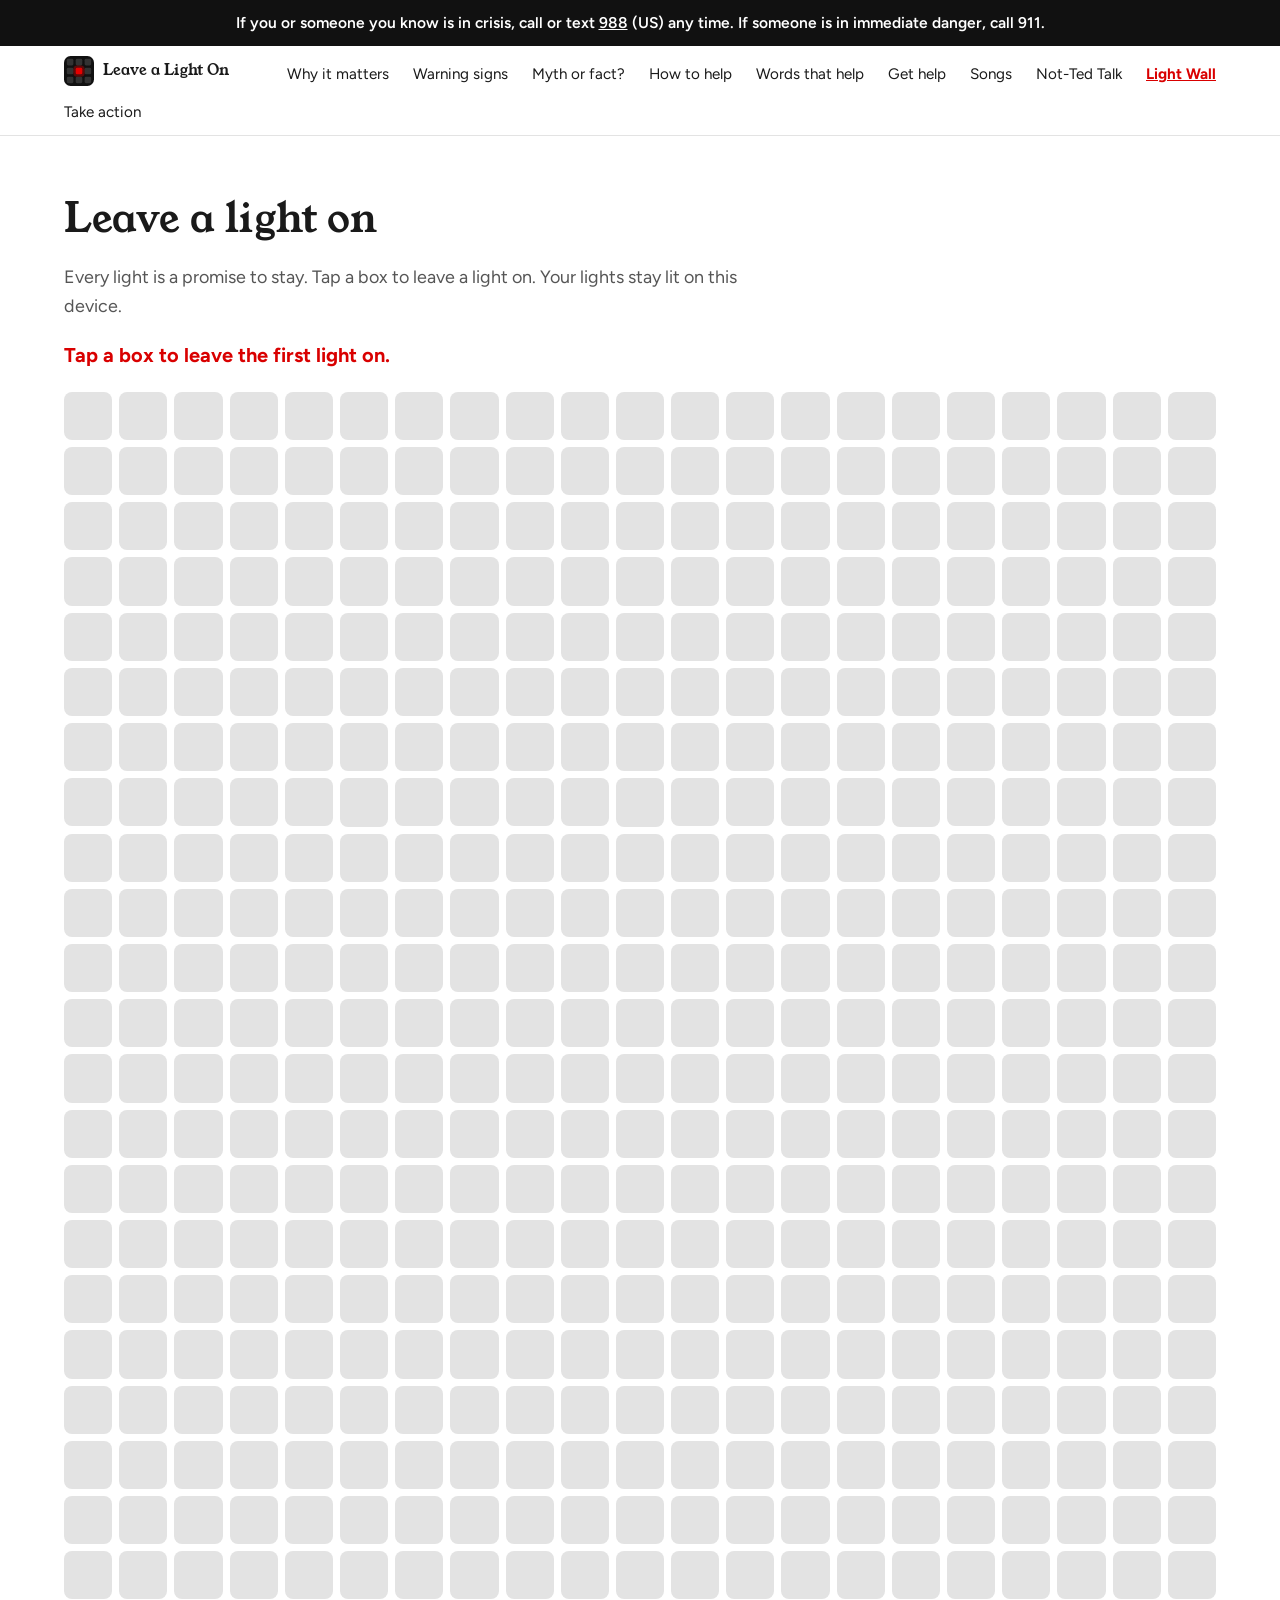
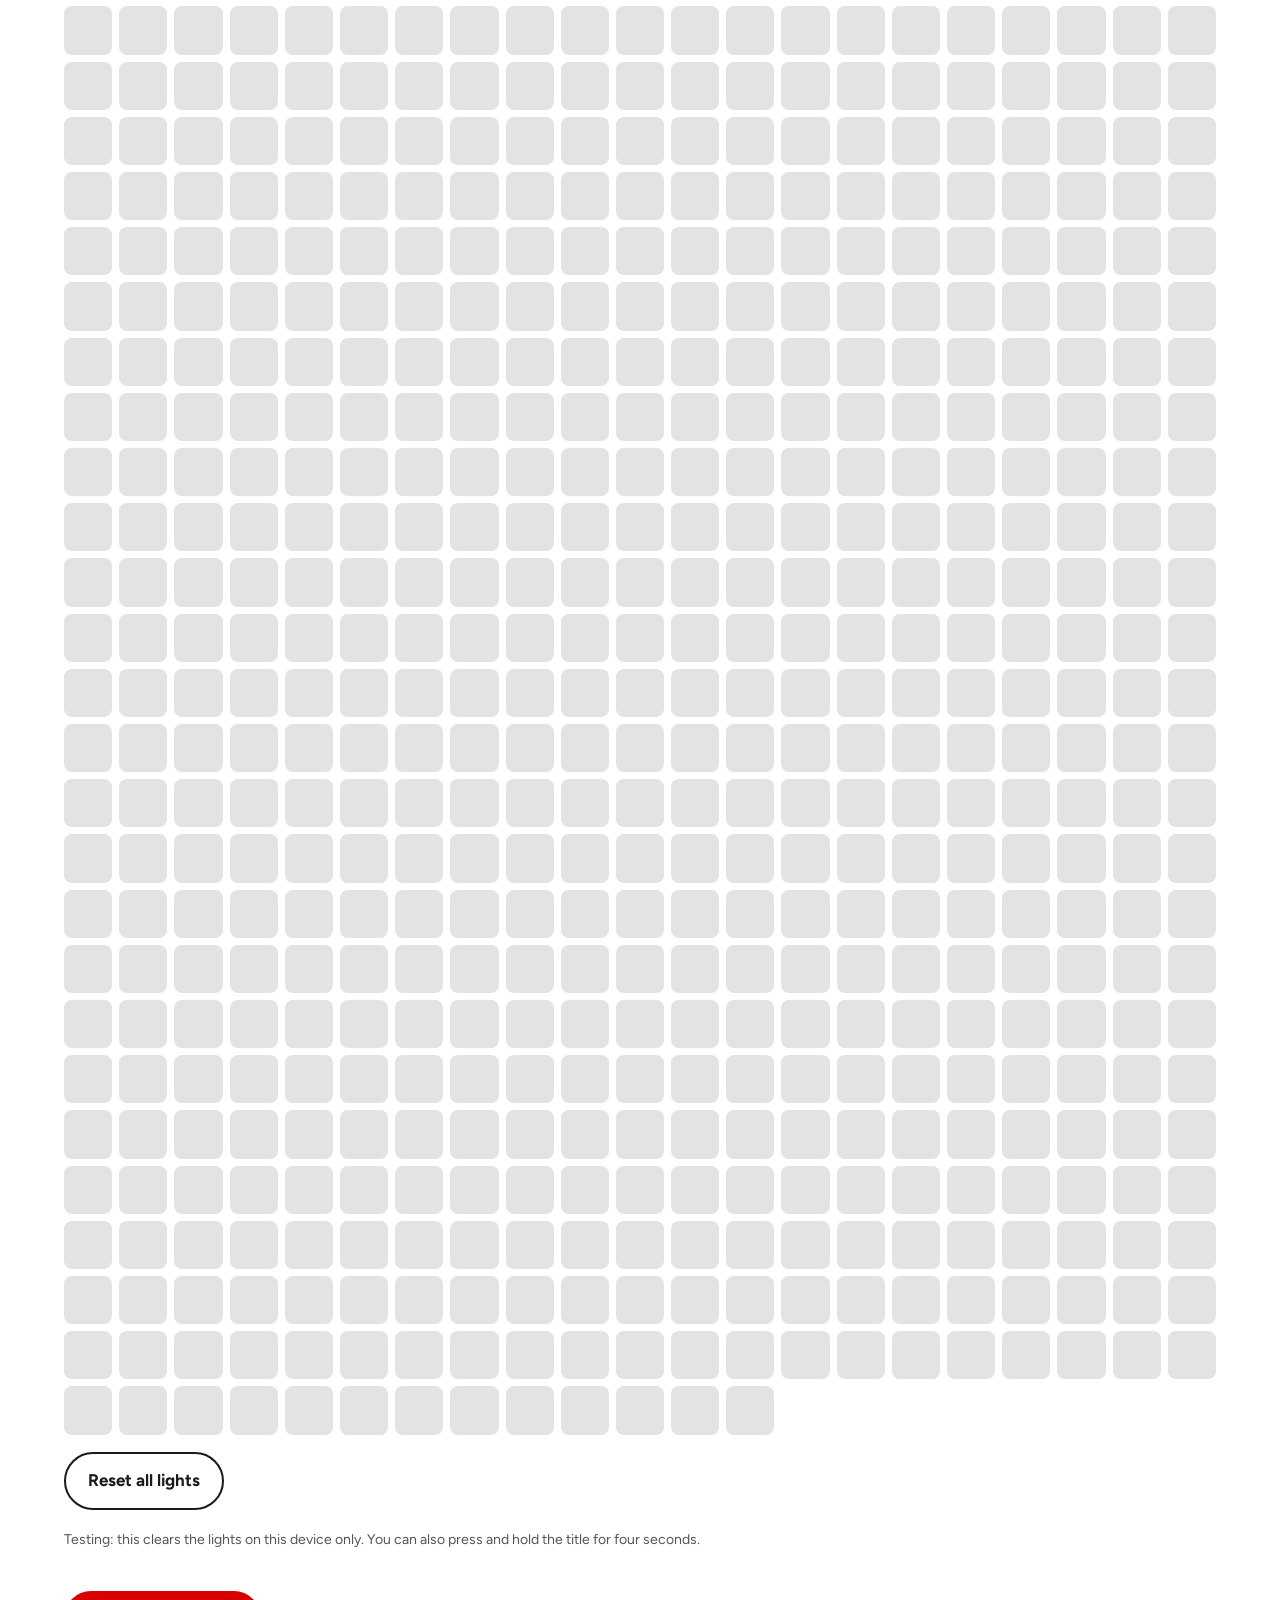
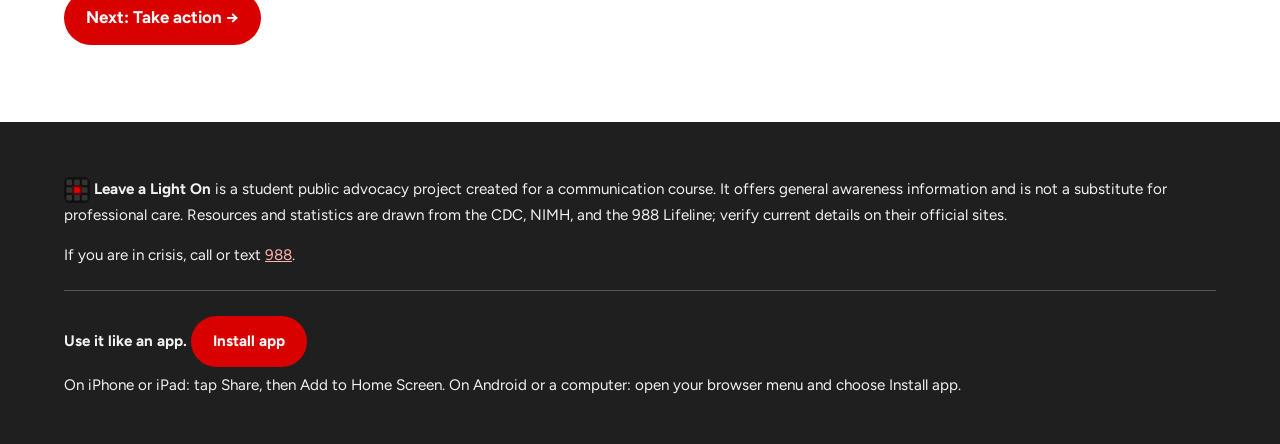
<file: lights.html>
<!DOCTYPE html>
<html lang="en">
<head>
<meta charset="utf-8">
<meta name="viewport" content="width=device-width, initial-scale=1, viewport-fit=cover">
<title>Light Wall | Leave a Light On</title>
<link rel="icon" type="image/svg+xml" href="data:image/svg+xml,%3Csvg xmlns='http://www.w3.org/2000/svg' viewBox='0 0 32 32'%3E%3Crect width='32' height='32' rx='7' fill='%23111'/%3E%3Cg fill='%23333'%3E%3Crect x='3' y='3' width='7' height='7' rx='1.5'/%3E%3Crect x='12.5' y='3' width='7' height='7' rx='1.5'/%3E%3Crect x='22' y='3' width='7' height='7' rx='1.5'/%3E%3Crect x='3' y='12.5' width='7' height='7' rx='1.5'/%3E%3Crect x='22' y='12.5' width='7' height='7' rx='1.5'/%3E%3Crect x='3' y='22' width='7' height='7' rx='1.5'/%3E%3Crect x='12.5' y='22' width='7' height='7' rx='1.5'/%3E%3Crect x='22' y='22' width='7' height='7' rx='1.5'/%3E%3C/g%3E%3Crect x='10' y='10' width='12' height='12' rx='4' fill='%23e60000' opacity='.35'/%3E%3Crect x='12.5' y='12.5' width='7' height='7' rx='1.5' fill='%23e60000'/%3E%3C/svg%3E">
<link rel="stylesheet" href="https://fonts.googleapis.com/css2?family=Figtree:wght@400;600;700&family=Young+Serif&display=swap">
<link rel="stylesheet" href="styles.css">
<link rel="manifest" href="manifest.webmanifest">
<link rel="apple-touch-icon" href="apple-touch-icon.png">
<meta name="theme-color" content="#111111">
<meta name="mobile-web-app-capable" content="yes">
<meta name="apple-mobile-web-app-title" content="Light On">

</head>
<body>
<div class="crisis" role="region" aria-label="Crisis support">If you or someone you know is in crisis, call or text <a href="tel:988">988</a> (US) any time. If someone is in immediate danger, call 911.</div>
<nav aria-label="Main"><div class="wrap"><a class="brand" href="./"><b class="logo"><svg class="mark" viewBox="0 0 32 32" width="30" height="30" aria-hidden="true"><rect width="32" height="32" rx="7" fill="#111"/><g fill="#333"><rect x="3" y="3" width="7" height="7" rx="1.5"/><rect x="12.5" y="3" width="7" height="7" rx="1.5"/><rect x="22" y="3" width="7" height="7" rx="1.5"/><rect x="3" y="12.5" width="7" height="7" rx="1.5"/><rect x="22" y="12.5" width="7" height="7" rx="1.5"/><rect x="3" y="22" width="7" height="7" rx="1.5"/><rect x="12.5" y="22" width="7" height="7" rx="1.5"/><rect x="22" y="22" width="7" height="7" rx="1.5"/></g><rect x="10" y="10" width="12" height="12" rx="4" fill="#e60000" opacity=".35"/><rect x="12.5" y="12.5" width="7" height="7" rx="1.5" fill="#e60000"/></svg>Leave a Light On</b></a><a href="why">Why it matters</a><a href="signs">Warning signs</a><a href="myths">Myth or fact?</a><a href="help">How to help</a><a href="words">Words that help</a><a href="help-now">Get help</a><a href="songs">Songs</a><a href="talk">Not-Ted Talk</a><a href="lights" aria-current="page">Light Wall</a><a href="act">Take action</a></div></nav>
<main>
<section id="lights"><div class="wrap">
<h2 id="ltitle">Leave a light on</h2>
<p class="lede">Every light is a promise to stay. Tap a box to leave a light on. Your lights stay lit on this device.</p>
<p id="lcount" class="lcount" aria-live="polite"></p>
<div id="lgrid" role="group" aria-label="Grid of lights"></div>
<p><button type="button" id="lreset" class="btn alt2">Reset all lights</button></p>
<p class="src">Testing: this clears the lights on this device only. You can also press and hold the title for four seconds.</p>
<p class="next"><a class="btn" href="act">Next: Take action →</a></p>
</div></section>

</main>
<footer><div class="wrap">
<p><svg class="mark" viewBox="0 0 32 32" width="26" height="26" aria-hidden="true"><rect width="32" height="32" rx="7" fill="#111"/><g fill="#333"><rect x="3" y="3" width="7" height="7" rx="1.5"/><rect x="12.5" y="3" width="7" height="7" rx="1.5"/><rect x="22" y="3" width="7" height="7" rx="1.5"/><rect x="3" y="12.5" width="7" height="7" rx="1.5"/><rect x="22" y="12.5" width="7" height="7" rx="1.5"/><rect x="3" y="22" width="7" height="7" rx="1.5"/><rect x="12.5" y="22" width="7" height="7" rx="1.5"/><rect x="22" y="22" width="7" height="7" rx="1.5"/></g><rect x="10" y="10" width="12" height="12" rx="4" fill="#e60000" opacity=".35"/><rect x="12.5" y="12.5" width="7" height="7" rx="1.5" fill="#e60000"/></svg> <b>Leave a Light On</b> is a student public advocacy project created for a communication course. It offers general awareness information and is not a substitute for professional care. Resources and statistics are drawn from the CDC, NIMH, and the 988 Lifeline; verify current details on their official sites.</p>
<p>If you are in crisis, call or text <a href="tel:988">988</a>.</p>
<div class="install"><p><b>Use it like an app.</b> <button type="button" class="btn" id="installBtn" hidden>Install app</button></p><p id="installTip">On iPhone or iPad: tap Share, then Add to Home Screen. On Android or a computer: open your browser menu and choose Install app.</p></div>
</div></footer>
<script>
(function(){
var TOTAL=1000,KEY="lightGrid:v1",grid=document.getElementById("lgrid"),countEl=document.getElementById("lcount"),lit={};
function load(){try{var raw=localStorage.getItem(KEY);if(raw){JSON.parse(raw).forEach(function(i){lit[i]=true})}}catch(e){}}
function save(){try{localStorage.setItem(KEY,JSON.stringify(Object.keys(lit).map(Number)))}catch(e){}}
function updateCount(){var n=Object.keys(lit).length;countEl.textContent=n===0?"Tap a box to leave the first light on.":n===1?"1 light is on":n+" lights are on"}
function paint(b,i){var on=!!lit[i];b.classList.toggle("on",on);b.setAttribute("aria-pressed",on?"true":"false");b.setAttribute("aria-label",on?"Light "+(i+1)+", on":"Light "+(i+1)+", off. Tap to turn on")}
load();
for(var i=0;i<TOTAL;i++){(function(i){var b=document.createElement("button");b.className="lbox";b.type="button";paint(b,i);b.addEventListener("click",function(){if(lit[i])return;lit[i]=true;save();paint(b,i);updateCount()});grid.appendChild(b)})(i)}
updateCount();
var timer=null,title=document.getElementById("ltitle");
function start(){timer=setTimeout(function(){if(confirm("Turn all lights off and start over?")){lit={};save();Array.prototype.forEach.call(grid.children,function(b,i){paint(b,i)});updateCount()}},4000)}
function stop(){clearTimeout(timer)}
["touchstart","mousedown"].forEach(function(e){title.addEventListener(e,start)});
["touchend","touchcancel","mouseup","mouseleave"].forEach(function(e){title.addEventListener(e,stop)});
var rb=document.getElementById("lreset"),rt=null;
rb.addEventListener("click",function(){if(rb.dataset.arm){clearTimeout(rt);delete rb.dataset.arm;rb.textContent="Reset all lights";lit={};save();Array.prototype.forEach.call(grid.children,function(b,i){paint(b,i)});updateCount();return}rb.dataset.arm="1";rb.textContent="Tap again to confirm";rt=setTimeout(function(){delete rb.dataset.arm;rb.textContent="Reset all lights"},4000)});
})();
</script>
<script src="app.js" defer></script>
</body>
</html>
</file>
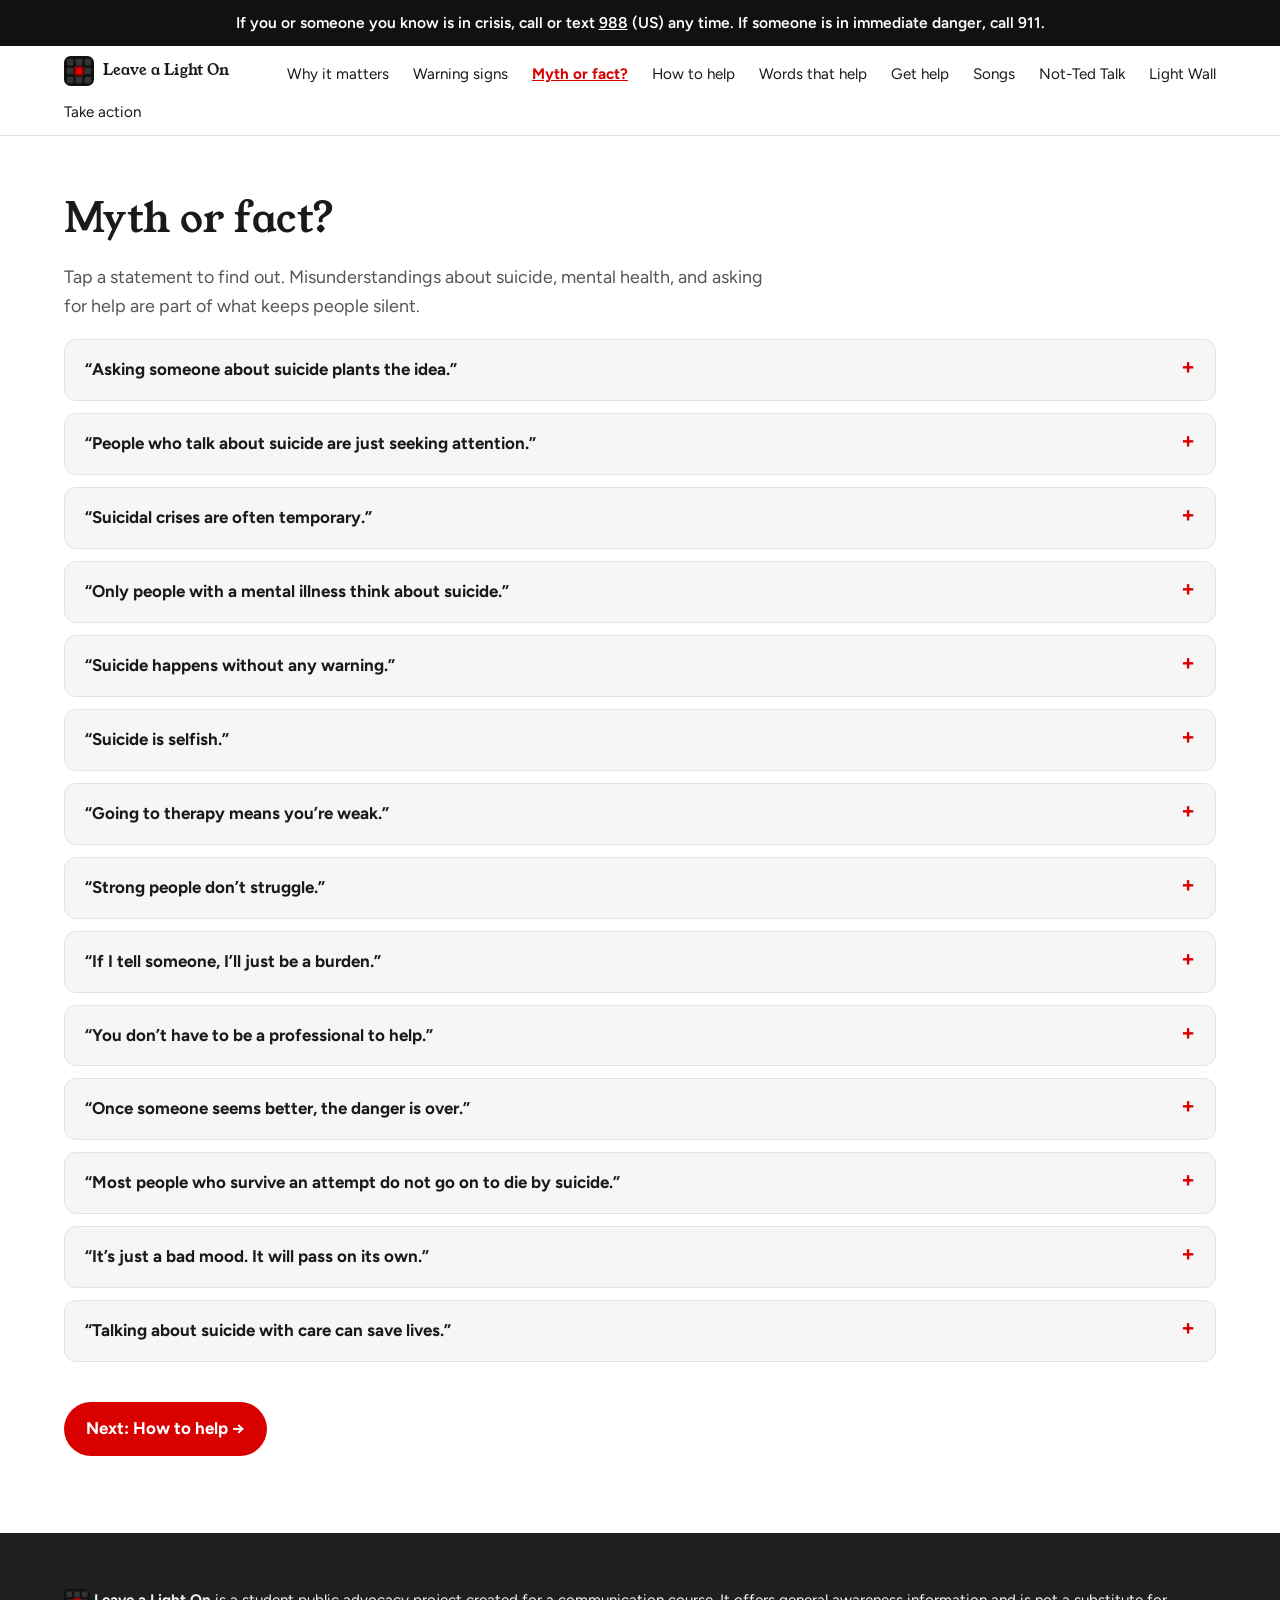
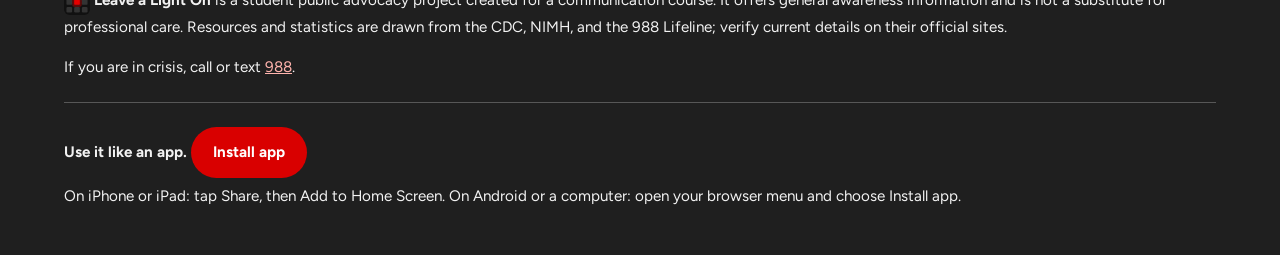
<file: myths.html>
<!DOCTYPE html>
<html lang="en">
<head>
<meta charset="utf-8">
<meta name="viewport" content="width=device-width, initial-scale=1, viewport-fit=cover">
<title>Myth or fact? | Leave a Light On</title>
<link rel="icon" type="image/svg+xml" href="data:image/svg+xml,%3Csvg xmlns='http://www.w3.org/2000/svg' viewBox='0 0 32 32'%3E%3Crect width='32' height='32' rx='7' fill='%23111'/%3E%3Cg fill='%23333'%3E%3Crect x='3' y='3' width='7' height='7' rx='1.5'/%3E%3Crect x='12.5' y='3' width='7' height='7' rx='1.5'/%3E%3Crect x='22' y='3' width='7' height='7' rx='1.5'/%3E%3Crect x='3' y='12.5' width='7' height='7' rx='1.5'/%3E%3Crect x='22' y='12.5' width='7' height='7' rx='1.5'/%3E%3Crect x='3' y='22' width='7' height='7' rx='1.5'/%3E%3Crect x='12.5' y='22' width='7' height='7' rx='1.5'/%3E%3Crect x='22' y='22' width='7' height='7' rx='1.5'/%3E%3C/g%3E%3Crect x='10' y='10' width='12' height='12' rx='4' fill='%23e60000' opacity='.35'/%3E%3Crect x='12.5' y='12.5' width='7' height='7' rx='1.5' fill='%23e60000'/%3E%3C/svg%3E">
<link rel="stylesheet" href="https://fonts.googleapis.com/css2?family=Figtree:wght@400;600;700&family=Young+Serif&display=swap">
<link rel="stylesheet" href="styles.css">
<link rel="manifest" href="manifest.webmanifest">
<link rel="apple-touch-icon" href="apple-touch-icon.png">
<meta name="theme-color" content="#111111">
<meta name="mobile-web-app-capable" content="yes">
<meta name="apple-mobile-web-app-title" content="Light On">

</head>
<body>
<div class="crisis" role="region" aria-label="Crisis support">If you or someone you know is in crisis, call or text <a href="tel:988">988</a> (US) any time. If someone is in immediate danger, call 911.</div>
<nav aria-label="Main"><div class="wrap"><a class="brand" href="./"><b class="logo"><svg class="mark" viewBox="0 0 32 32" width="30" height="30" aria-hidden="true"><rect width="32" height="32" rx="7" fill="#111"/><g fill="#333"><rect x="3" y="3" width="7" height="7" rx="1.5"/><rect x="12.5" y="3" width="7" height="7" rx="1.5"/><rect x="22" y="3" width="7" height="7" rx="1.5"/><rect x="3" y="12.5" width="7" height="7" rx="1.5"/><rect x="22" y="12.5" width="7" height="7" rx="1.5"/><rect x="3" y="22" width="7" height="7" rx="1.5"/><rect x="12.5" y="22" width="7" height="7" rx="1.5"/><rect x="22" y="22" width="7" height="7" rx="1.5"/></g><rect x="10" y="10" width="12" height="12" rx="4" fill="#e60000" opacity=".35"/><rect x="12.5" y="12.5" width="7" height="7" rx="1.5" fill="#e60000"/></svg>Leave a Light On</b></a><a href="why">Why it matters</a><a href="signs">Warning signs</a><a href="myths" aria-current="page">Myth or fact?</a><a href="help">How to help</a><a href="words">Words that help</a><a href="help-now">Get help</a><a href="songs">Songs</a><a href="talk">Not-Ted Talk</a><a href="lights">Light Wall</a><a href="act">Take action</a></div></nav>
<main>
<section id="myths"><div class="wrap">
<h2>Myth or fact?</h2>
<p class="lede">Tap a statement to find out. Misunderstandings about suicide, mental health, and asking for help are part of what keeps people silent.</p>
<details><summary><span>“Asking someone about suicide plants the idea.”</span></summary><div><b class="v m">Myth:</b> Research shows asking directly does not increase risk. It often brings relief, because the person finally gets to say what they’ve been carrying.</div></details>
<details><summary><span>“People who talk about suicide are just seeking attention.”</span></summary><div><b class="v m">Myth:</b> Treat every mention as real. Someone who reaches out, even indirectly, is asking for connection. Responding is never an overreaction.</div></details>
<details><summary><span>“Suicidal crises are often temporary.”</span></summary><div><b class="v f">Fact:</b> With support, safety planning, and treatment, most people recover and find reasons to live. Getting through the worst moment matters.</div></details>
<details><summary><span>“Only people with a mental illness think about suicide.”</span></summary><div><b class="v m">Myth:</b> Mental health conditions are a major factor, but suicidal thoughts can come from overwhelming stress, grief, isolation, or pain, in anyone.</div></details>
<details><summary><span>“Suicide happens without any warning.”</span></summary><div><b class="v m">Myth:</b> Many people show warning signs in what they say, do, or how they seem, even if the signs are easy to miss. Learning them gives you a chance to act.</div></details>
<details><summary><span>“Suicide is selfish.”</span></summary><div><b class="v m">Myth:</b> People in crisis are usually in unbearable pain that narrows their thinking until they can’t see other options. Many believe others would be better off, which is a symptom of the pain, not a lack of care.</div></details>
<details><summary><span>“Going to therapy means you’re weak.”</span></summary><div><b class="v m">Myth:</b> Getting help takes courage and strength. Counseling is a skill-building tool, the same way a coach or trainer is, and millions of people use it, including many students and athletes.</div></details>
<details><summary><span>“Strong people don’t struggle.”</span></summary><div><b class="v m">Myth:</b> Anyone can hit a breaking point, whatever their age, background, or grades, or how together they look. People who seem fine often hide pain the most. Strength includes admitting you need support.</div></details>
<details><summary><span>“If I tell someone, I’ll just be a burden.”</span></summary><div><b class="v m">Myth:</b> Most people who care about you would rather know. Feeling like a burden is a common symptom of pain, not the truth. Reaching out gives others a chance to show up.</div></details>
<details><summary><span>“You don’t have to be a professional to help.”</span></summary><div><b class="v f">Fact:</b> Friends, roommates, classmates, and family are often the first to notice. Asking, listening, and helping someone connect to care are things anyone can do.</div></details>
<details><summary><span>“Once someone seems better, the danger is over.”</span></summary><div><b class="v m">Myth:</b> Risk can continue after a crisis eases, especially in the weeks after a hospital stay or an attempt. Keep checking in, even when things look calmer.</div></details>
<details><summary><span>“Most people who survive an attempt do not go on to die by suicide.”</span></summary><div><b class="v f">Fact:</b> Support, treatment, and connection in the time that follows make a real difference. Follow-up care matters, because risk can stay higher for a while.</div></details>
<details><summary><span>“It’s just a bad mood. It will pass on its own.”</span></summary><div><b class="v m">Myth:</b> A bad day passes. Depression, anxiety, or hopelessness that lasts for weeks or keeps getting worse is a health issue that responds to treatment. Don’t wait it out alone.</div></details>
<details><summary><span>“Talking about suicide with care can save lives.”</span></summary><div><b class="v f">Fact:</b> Careful, hopeful conversation protects people. What hurts is silence and stigma. We say “died by suicide,” not “committed suicide,” because suicide is not a crime.</div></details>
<p class="next"><a class="btn" href="help">Next: How to help →</a></p>
</div></section>
</main>
<footer><div class="wrap">
<p><svg class="mark" viewBox="0 0 32 32" width="26" height="26" aria-hidden="true"><rect width="32" height="32" rx="7" fill="#111"/><g fill="#333"><rect x="3" y="3" width="7" height="7" rx="1.5"/><rect x="12.5" y="3" width="7" height="7" rx="1.5"/><rect x="22" y="3" width="7" height="7" rx="1.5"/><rect x="3" y="12.5" width="7" height="7" rx="1.5"/><rect x="22" y="12.5" width="7" height="7" rx="1.5"/><rect x="3" y="22" width="7" height="7" rx="1.5"/><rect x="12.5" y="22" width="7" height="7" rx="1.5"/><rect x="22" y="22" width="7" height="7" rx="1.5"/></g><rect x="10" y="10" width="12" height="12" rx="4" fill="#e60000" opacity=".35"/><rect x="12.5" y="12.5" width="7" height="7" rx="1.5" fill="#e60000"/></svg> <b>Leave a Light On</b> is a student public advocacy project created for a communication course. It offers general awareness information and is not a substitute for professional care. Resources and statistics are drawn from the CDC, NIMH, and the 988 Lifeline; verify current details on their official sites.</p>
<p>If you are in crisis, call or text <a href="tel:988">988</a>.</p>
<div class="install"><p><b>Use it like an app.</b> <button type="button" class="btn" id="installBtn" hidden>Install app</button></p><p id="installTip">On iPhone or iPad: tap Share, then Add to Home Screen. On Android or a computer: open your browser menu and choose Install app.</p></div>
</div></footer>
<script src="app.js" defer></script>
</body>
</html>
</file>
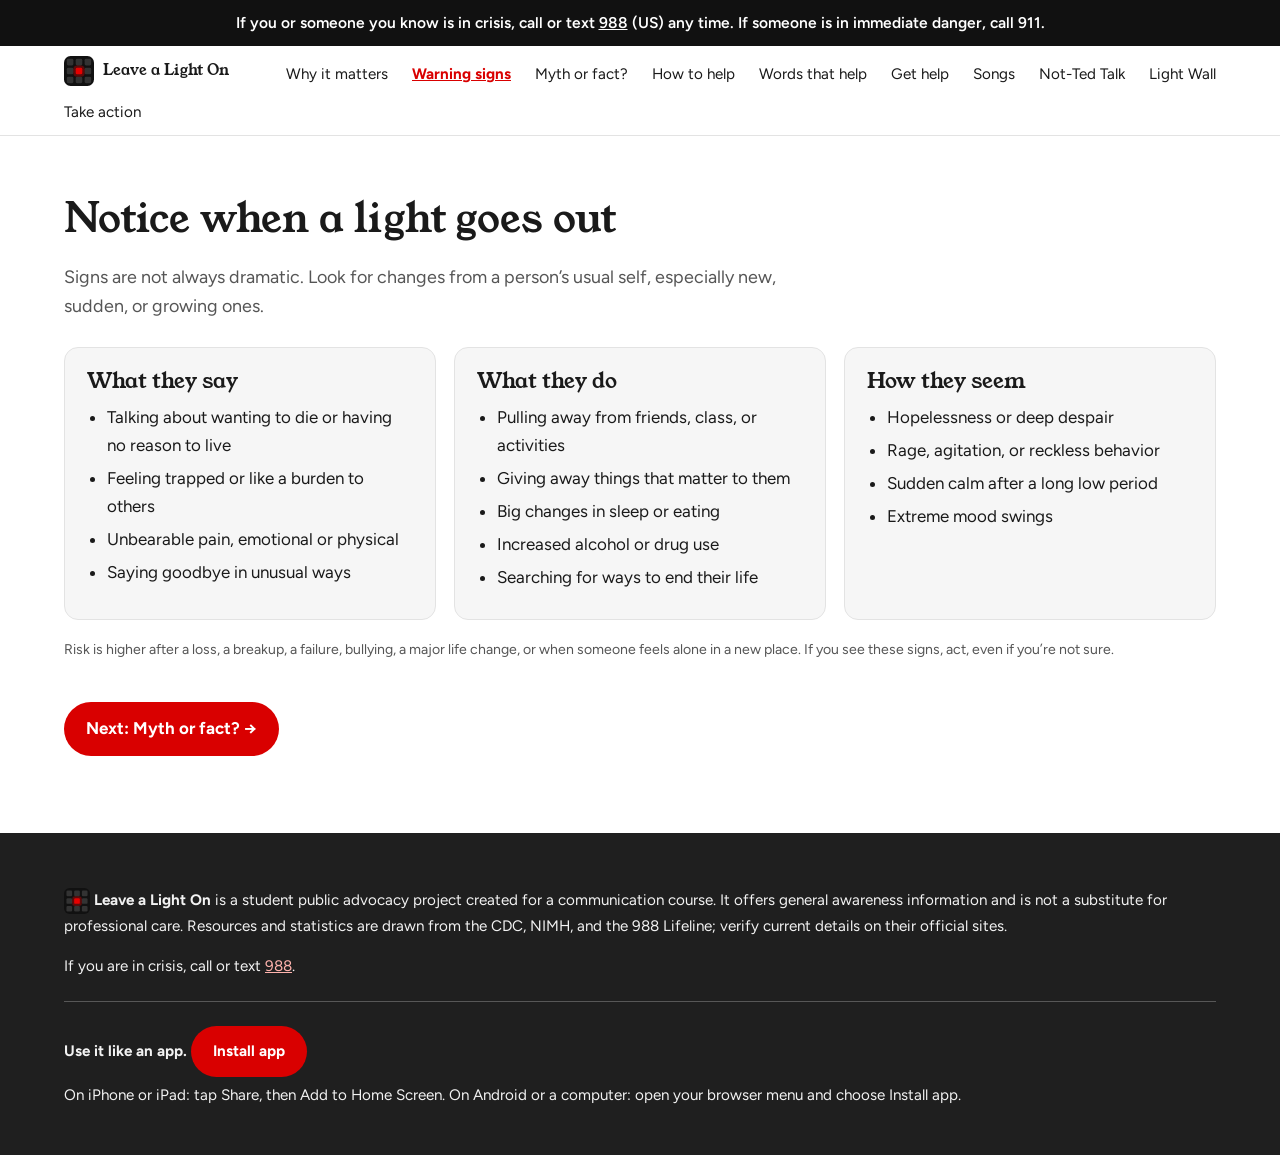
<file: signs.html>
<!DOCTYPE html>
<html lang="en">
<head>
<meta charset="utf-8">
<meta name="viewport" content="width=device-width, initial-scale=1, viewport-fit=cover">
<title>Warning signs | Leave a Light On</title>
<link rel="icon" type="image/svg+xml" href="data:image/svg+xml,%3Csvg xmlns='http://www.w3.org/2000/svg' viewBox='0 0 32 32'%3E%3Crect width='32' height='32' rx='7' fill='%23111'/%3E%3Cg fill='%23333'%3E%3Crect x='3' y='3' width='7' height='7' rx='1.5'/%3E%3Crect x='12.5' y='3' width='7' height='7' rx='1.5'/%3E%3Crect x='22' y='3' width='7' height='7' rx='1.5'/%3E%3Crect x='3' y='12.5' width='7' height='7' rx='1.5'/%3E%3Crect x='22' y='12.5' width='7' height='7' rx='1.5'/%3E%3Crect x='3' y='22' width='7' height='7' rx='1.5'/%3E%3Crect x='12.5' y='22' width='7' height='7' rx='1.5'/%3E%3Crect x='22' y='22' width='7' height='7' rx='1.5'/%3E%3C/g%3E%3Crect x='10' y='10' width='12' height='12' rx='4' fill='%23e60000' opacity='.35'/%3E%3Crect x='12.5' y='12.5' width='7' height='7' rx='1.5' fill='%23e60000'/%3E%3C/svg%3E">
<link rel="stylesheet" href="https://fonts.googleapis.com/css2?family=Figtree:wght@400;600;700&family=Young+Serif&display=swap">
<link rel="stylesheet" href="styles.css">
<link rel="manifest" href="manifest.webmanifest">
<link rel="apple-touch-icon" href="apple-touch-icon.png">
<meta name="theme-color" content="#111111">
<meta name="mobile-web-app-capable" content="yes">
<meta name="apple-mobile-web-app-title" content="Light On">

</head>
<body>
<div class="crisis" role="region" aria-label="Crisis support">If you or someone you know is in crisis, call or text <a href="tel:988">988</a> (US) any time. If someone is in immediate danger, call 911.</div>
<nav aria-label="Main"><div class="wrap"><a class="brand" href="./"><b class="logo"><svg class="mark" viewBox="0 0 32 32" width="30" height="30" aria-hidden="true"><rect width="32" height="32" rx="7" fill="#111"/><g fill="#333"><rect x="3" y="3" width="7" height="7" rx="1.5"/><rect x="12.5" y="3" width="7" height="7" rx="1.5"/><rect x="22" y="3" width="7" height="7" rx="1.5"/><rect x="3" y="12.5" width="7" height="7" rx="1.5"/><rect x="22" y="12.5" width="7" height="7" rx="1.5"/><rect x="3" y="22" width="7" height="7" rx="1.5"/><rect x="12.5" y="22" width="7" height="7" rx="1.5"/><rect x="22" y="22" width="7" height="7" rx="1.5"/></g><rect x="10" y="10" width="12" height="12" rx="4" fill="#e60000" opacity=".35"/><rect x="12.5" y="12.5" width="7" height="7" rx="1.5" fill="#e60000"/></svg>Leave a Light On</b></a><a href="why">Why it matters</a><a href="signs" aria-current="page">Warning signs</a><a href="myths">Myth or fact?</a><a href="help">How to help</a><a href="words">Words that help</a><a href="help-now">Get help</a><a href="songs">Songs</a><a href="talk">Not-Ted Talk</a><a href="lights">Light Wall</a><a href="act">Take action</a></div></nav>
<main>
<section id="signs"><div class="wrap">
<h2>Notice when a light goes out</h2>
<p class="lede">Signs are not always dramatic. Look for changes from a person’s usual self, especially new, sudden, or growing ones.</p>
<div class="grid">
<div class="card"><h3>What they say</h3><ul><li>Talking about wanting to die or having no reason to live</li><li>Feeling trapped or like a burden to others</li><li>Unbearable pain, emotional or physical</li><li>Saying goodbye in unusual ways</li></ul></div>
<div class="card"><h3>What they do</h3><ul><li>Pulling away from friends, class, or activities</li><li>Giving away things that matter to them</li><li>Big changes in sleep or eating</li><li>Increased alcohol or drug use</li><li>Searching for ways to end their life</li></ul></div>
<div class="card"><h3>How they seem</h3><ul><li>Hopelessness or deep despair</li><li>Rage, agitation, or reckless behavior</li><li>Sudden calm after a long low period</li><li>Extreme mood swings</li></ul></div>
</div>
<p class="src">Risk is higher after a loss, a breakup, a failure, bullying, a major life change, or when someone feels alone in a new place. If you see these signs, act, even if you’re not sure.</p>
<p class="next"><a class="btn" href="myths">Next: Myth or fact? →</a></p>
</div></section>
</main>
<footer><div class="wrap">
<p><svg class="mark" viewBox="0 0 32 32" width="26" height="26" aria-hidden="true"><rect width="32" height="32" rx="7" fill="#111"/><g fill="#333"><rect x="3" y="3" width="7" height="7" rx="1.5"/><rect x="12.5" y="3" width="7" height="7" rx="1.5"/><rect x="22" y="3" width="7" height="7" rx="1.5"/><rect x="3" y="12.5" width="7" height="7" rx="1.5"/><rect x="22" y="12.5" width="7" height="7" rx="1.5"/><rect x="3" y="22" width="7" height="7" rx="1.5"/><rect x="12.5" y="22" width="7" height="7" rx="1.5"/><rect x="22" y="22" width="7" height="7" rx="1.5"/></g><rect x="10" y="10" width="12" height="12" rx="4" fill="#e60000" opacity=".35"/><rect x="12.5" y="12.5" width="7" height="7" rx="1.5" fill="#e60000"/></svg> <b>Leave a Light On</b> is a student public advocacy project created for a communication course. It offers general awareness information and is not a substitute for professional care. Resources and statistics are drawn from the CDC, NIMH, and the 988 Lifeline; verify current details on their official sites.</p>
<p>If you are in crisis, call or text <a href="tel:988">988</a>.</p>
<div class="install"><p><b>Use it like an app.</b> <button type="button" class="btn" id="installBtn" hidden>Install app</button></p><p id="installTip">On iPhone or iPad: tap Share, then Add to Home Screen. On Android or a computer: open your browser menu and choose Install app.</p></div>
</div></footer>
<script src="app.js" defer></script>
</body>
</html>
</file>
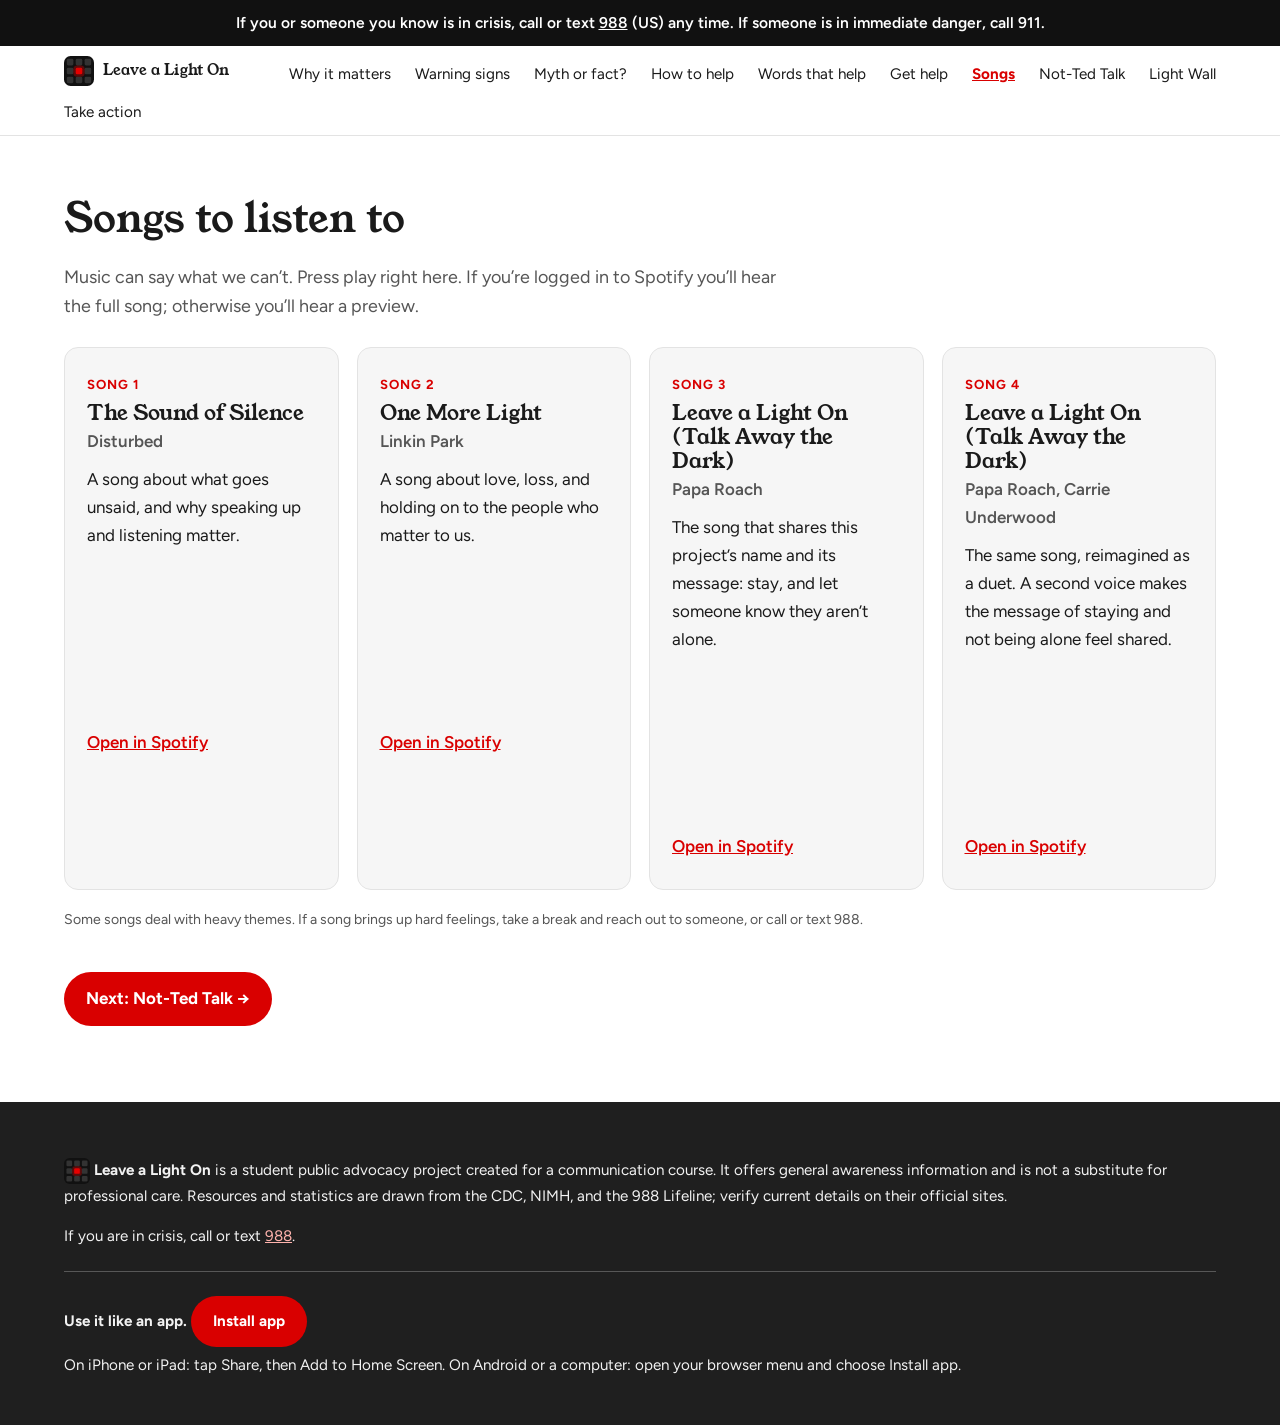
<file: songs.html>
<!DOCTYPE html>
<html lang="en">
<head>
<meta charset="utf-8">
<meta name="viewport" content="width=device-width, initial-scale=1, viewport-fit=cover">
<title>Songs | Leave a Light On</title>
<link rel="icon" type="image/svg+xml" href="data:image/svg+xml,%3Csvg xmlns='http://www.w3.org/2000/svg' viewBox='0 0 32 32'%3E%3Crect width='32' height='32' rx='7' fill='%23111'/%3E%3Cg fill='%23333'%3E%3Crect x='3' y='3' width='7' height='7' rx='1.5'/%3E%3Crect x='12.5' y='3' width='7' height='7' rx='1.5'/%3E%3Crect x='22' y='3' width='7' height='7' rx='1.5'/%3E%3Crect x='3' y='12.5' width='7' height='7' rx='1.5'/%3E%3Crect x='22' y='12.5' width='7' height='7' rx='1.5'/%3E%3Crect x='3' y='22' width='7' height='7' rx='1.5'/%3E%3Crect x='12.5' y='22' width='7' height='7' rx='1.5'/%3E%3Crect x='22' y='22' width='7' height='7' rx='1.5'/%3E%3C/g%3E%3Crect x='10' y='10' width='12' height='12' rx='4' fill='%23e60000' opacity='.35'/%3E%3Crect x='12.5' y='12.5' width='7' height='7' rx='1.5' fill='%23e60000'/%3E%3C/svg%3E">
<link rel="stylesheet" href="https://fonts.googleapis.com/css2?family=Figtree:wght@400;600;700&family=Young+Serif&display=swap">
<link rel="stylesheet" href="styles.css">
<link rel="manifest" href="manifest.webmanifest">
<link rel="apple-touch-icon" href="apple-touch-icon.png">
<meta name="theme-color" content="#111111">
<meta name="mobile-web-app-capable" content="yes">
<meta name="apple-mobile-web-app-title" content="Light On">

</head>
<body>
<div class="crisis" role="region" aria-label="Crisis support">If you or someone you know is in crisis, call or text <a href="tel:988">988</a> (US) any time. If someone is in immediate danger, call 911.</div>
<nav aria-label="Main"><div class="wrap"><a class="brand" href="./"><b class="logo"><svg class="mark" viewBox="0 0 32 32" width="30" height="30" aria-hidden="true"><rect width="32" height="32" rx="7" fill="#111"/><g fill="#333"><rect x="3" y="3" width="7" height="7" rx="1.5"/><rect x="12.5" y="3" width="7" height="7" rx="1.5"/><rect x="22" y="3" width="7" height="7" rx="1.5"/><rect x="3" y="12.5" width="7" height="7" rx="1.5"/><rect x="22" y="12.5" width="7" height="7" rx="1.5"/><rect x="3" y="22" width="7" height="7" rx="1.5"/><rect x="12.5" y="22" width="7" height="7" rx="1.5"/><rect x="22" y="22" width="7" height="7" rx="1.5"/></g><rect x="10" y="10" width="12" height="12" rx="4" fill="#e60000" opacity=".35"/><rect x="12.5" y="12.5" width="7" height="7" rx="1.5" fill="#e60000"/></svg>Leave a Light On</b></a><a href="why">Why it matters</a><a href="signs">Warning signs</a><a href="myths">Myth or fact?</a><a href="help">How to help</a><a href="words">Words that help</a><a href="help-now">Get help</a><a href="songs" aria-current="page">Songs</a><a href="talk">Not-Ted Talk</a><a href="lights">Light Wall</a><a href="act">Take action</a></div></nav>
<main>
<section id="songs"><div class="wrap">
<h2>Songs to listen to</h2>
<p class="lede">Music can say what we can’t. Press play right here. If you’re logged in to Spotify you’ll hear the full song; otherwise you’ll hear a preview.</p>
<div class="grid">
<div class="card song"><span class="tag">Song 1</span><h3>The Sound of Silence</h3><p class="by">Disturbed</p><p>A song about what goes unsaid, and why speaking up and listening matter.</p><iframe class="sp" title="Spotify player" src="https://open.spotify.com/embed/track/1Cj2vqUwlJVG27gJrun92y" width="100%" height="152" frameborder="0" loading="lazy" allow="autoplay; clipboard-write; encrypted-media; fullscreen"></iframe><p><a class="more" href="https://open.spotify.com/track/1Cj2vqUwlJVG27gJrun92y" target="_blank" rel="noopener">Open in Spotify</a></p></div>
<div class="card song"><span class="tag">Song 2</span><h3>One More Light</h3><p class="by">Linkin Park</p><p>A song about love, loss, and holding on to the people who matter to us.</p><iframe class="sp" title="Spotify player" src="https://open.spotify.com/embed/track/3xXBsjrbG1xQIm1xv1cKOt" width="100%" height="152" frameborder="0" loading="lazy" allow="autoplay; clipboard-write; encrypted-media; fullscreen"></iframe><p><a class="more" href="https://open.spotify.com/track/3xXBsjrbG1xQIm1xv1cKOt" target="_blank" rel="noopener">Open in Spotify</a></p></div>
<div class="card song"><span class="tag">Song 3</span><h3>Leave a Light On (Talk Away the Dark)</h3><p class="by">Papa Roach</p><p>The song that shares this project’s name and its message: stay, and let someone know they aren’t alone.</p><iframe class="sp" title="Spotify player" src="https://open.spotify.com/embed/track/0b6fNjbiW4uF0W01GAfRVg" width="100%" height="152" frameborder="0" loading="lazy" allow="autoplay; clipboard-write; encrypted-media; fullscreen"></iframe><p><a class="more" href="https://open.spotify.com/track/0b6fNjbiW4uF0W01GAfRVg" target="_blank" rel="noopener">Open in Spotify</a></p></div>
<div class="card song"><span class="tag">Song 4</span><h3>Leave a Light On (Talk Away the Dark)</h3><p class="by">Papa Roach, Carrie Underwood</p><p>The same song, reimagined as a duet. A second voice makes the message of staying and not being alone feel shared.</p><iframe class="sp" title="Spotify player" src="https://open.spotify.com/embed/track/05N2CVEkUbEd0slHLapdER" width="100%" height="152" frameborder="0" loading="lazy" allow="autoplay; clipboard-write; encrypted-media; fullscreen"></iframe><p><a class="more" href="https://open.spotify.com/track/05N2CVEkUbEd0slHLapdER" target="_blank" rel="noopener">Open in Spotify</a></p></div>
</div>
<p class="src">Some songs deal with heavy themes. If a song brings up hard feelings, take a break and reach out to someone, or call or text 988.</p>
<p class="next"><a class="btn" href="talk">Next: Not-Ted Talk →</a></p>
</div></section>
</main>
<footer><div class="wrap">
<p><svg class="mark" viewBox="0 0 32 32" width="26" height="26" aria-hidden="true"><rect width="32" height="32" rx="7" fill="#111"/><g fill="#333"><rect x="3" y="3" width="7" height="7" rx="1.5"/><rect x="12.5" y="3" width="7" height="7" rx="1.5"/><rect x="22" y="3" width="7" height="7" rx="1.5"/><rect x="3" y="12.5" width="7" height="7" rx="1.5"/><rect x="22" y="12.5" width="7" height="7" rx="1.5"/><rect x="3" y="22" width="7" height="7" rx="1.5"/><rect x="12.5" y="22" width="7" height="7" rx="1.5"/><rect x="22" y="22" width="7" height="7" rx="1.5"/></g><rect x="10" y="10" width="12" height="12" rx="4" fill="#e60000" opacity=".35"/><rect x="12.5" y="12.5" width="7" height="7" rx="1.5" fill="#e60000"/></svg> <b>Leave a Light On</b> is a student public advocacy project created for a communication course. It offers general awareness information and is not a substitute for professional care. Resources and statistics are drawn from the CDC, NIMH, and the 988 Lifeline; verify current details on their official sites.</p>
<p>If you are in crisis, call or text <a href="tel:988">988</a>.</p>
<div class="install"><p><b>Use it like an app.</b> <button type="button" class="btn" id="installBtn" hidden>Install app</button></p><p id="installTip">On iPhone or iPad: tap Share, then Add to Home Screen. On Android or a computer: open your browser menu and choose Install app.</p></div>
</div></footer>
<script src="app.js" defer></script>
</body>
</html>
</file>
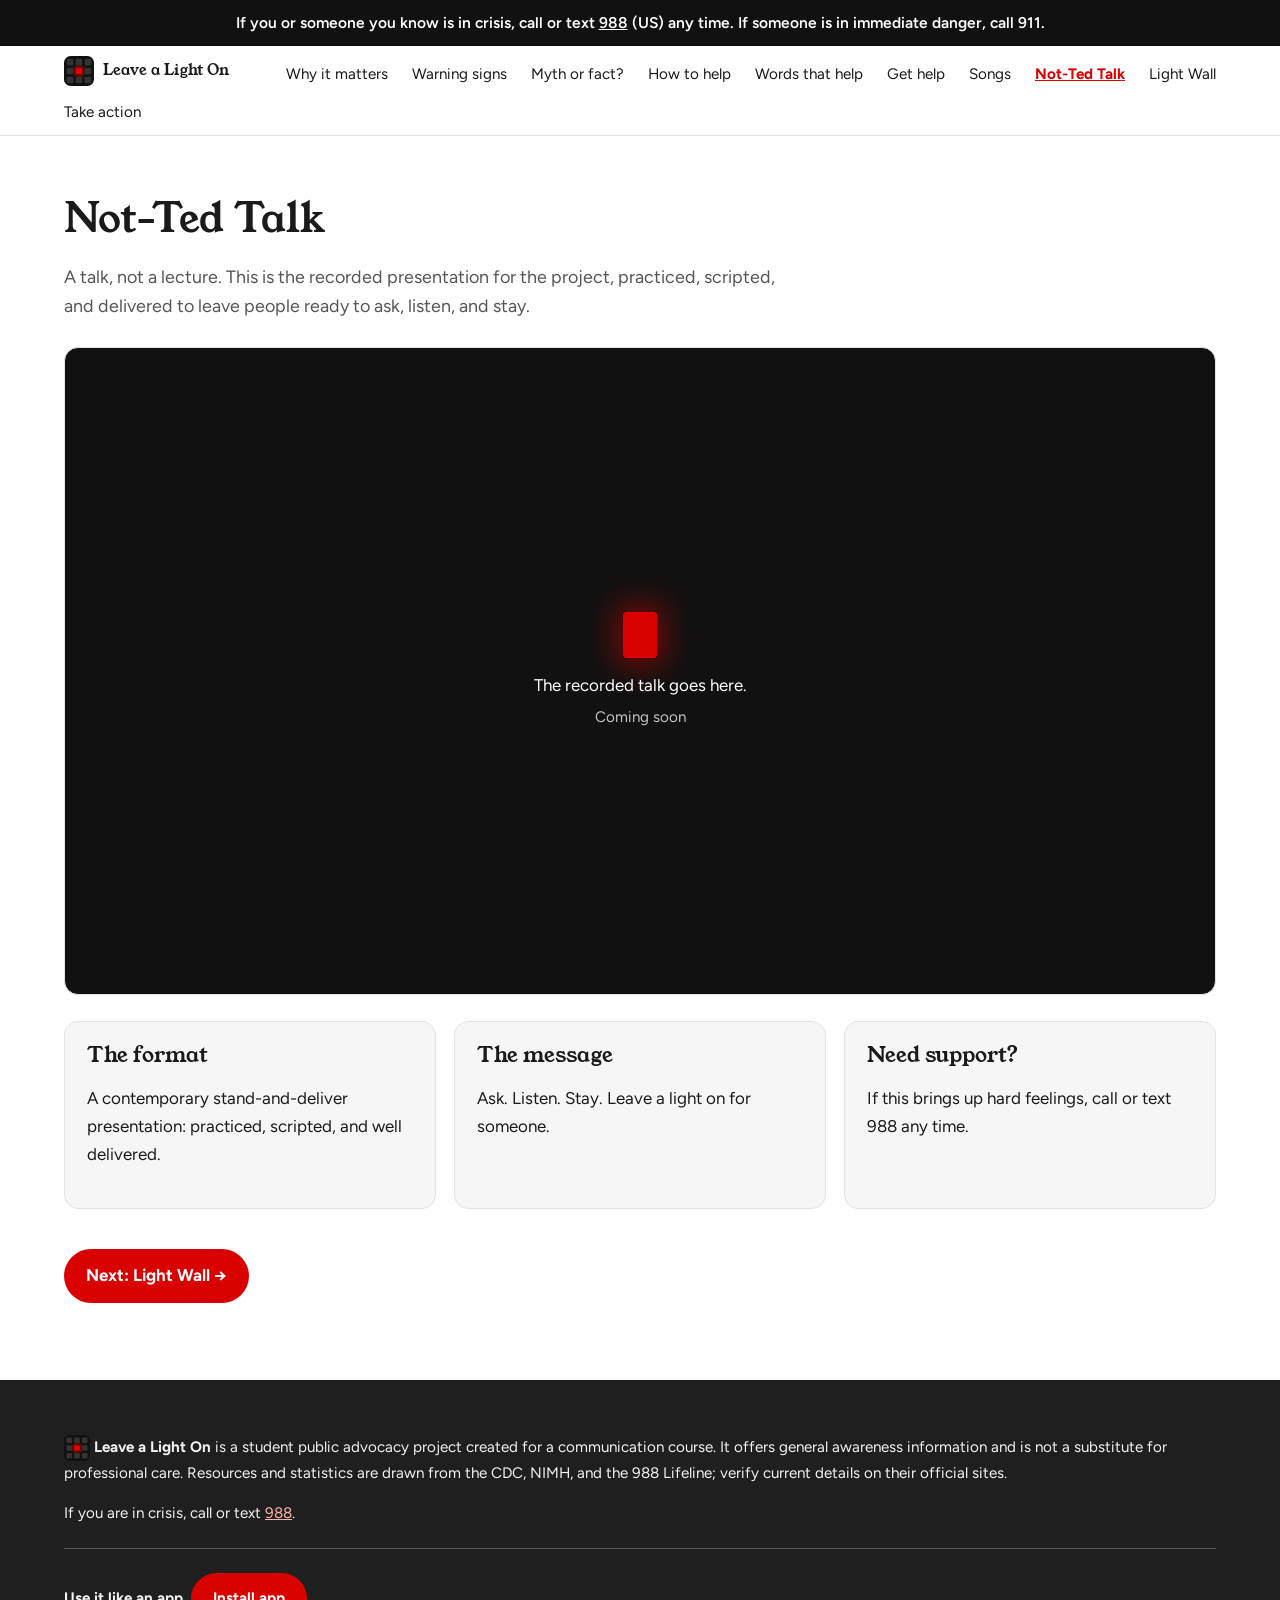
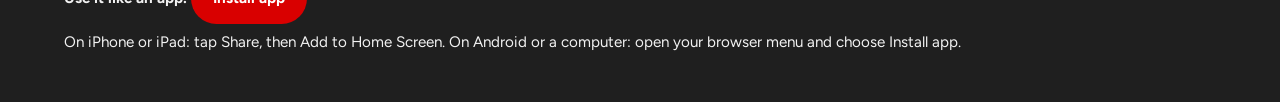
<file: talk.html>
<!DOCTYPE html>
<html lang="en">
<head>
<meta charset="utf-8">
<meta name="viewport" content="width=device-width, initial-scale=1, viewport-fit=cover">
<title>Not-Ted Talk | Leave a Light On</title>
<link rel="icon" type="image/svg+xml" href="data:image/svg+xml,%3Csvg xmlns='http://www.w3.org/2000/svg' viewBox='0 0 32 32'%3E%3Crect width='32' height='32' rx='7' fill='%23111'/%3E%3Cg fill='%23333'%3E%3Crect x='3' y='3' width='7' height='7' rx='1.5'/%3E%3Crect x='12.5' y='3' width='7' height='7' rx='1.5'/%3E%3Crect x='22' y='3' width='7' height='7' rx='1.5'/%3E%3Crect x='3' y='12.5' width='7' height='7' rx='1.5'/%3E%3Crect x='22' y='12.5' width='7' height='7' rx='1.5'/%3E%3Crect x='3' y='22' width='7' height='7' rx='1.5'/%3E%3Crect x='12.5' y='22' width='7' height='7' rx='1.5'/%3E%3Crect x='22' y='22' width='7' height='7' rx='1.5'/%3E%3C/g%3E%3Crect x='10' y='10' width='12' height='12' rx='4' fill='%23e60000' opacity='.35'/%3E%3Crect x='12.5' y='12.5' width='7' height='7' rx='1.5' fill='%23e60000'/%3E%3C/svg%3E">
<link rel="stylesheet" href="https://fonts.googleapis.com/css2?family=Figtree:wght@400;600;700&family=Young+Serif&display=swap">
<link rel="stylesheet" href="styles.css">
<link rel="manifest" href="manifest.webmanifest">
<link rel="apple-touch-icon" href="apple-touch-icon.png">
<meta name="theme-color" content="#111111">
<meta name="mobile-web-app-capable" content="yes">
<meta name="apple-mobile-web-app-title" content="Light On">

</head>
<body>
<div class="crisis" role="region" aria-label="Crisis support">If you or someone you know is in crisis, call or text <a href="tel:988">988</a> (US) any time. If someone is in immediate danger, call 911.</div>
<nav aria-label="Main"><div class="wrap"><a class="brand" href="./"><b class="logo"><svg class="mark" viewBox="0 0 32 32" width="30" height="30" aria-hidden="true"><rect width="32" height="32" rx="7" fill="#111"/><g fill="#333"><rect x="3" y="3" width="7" height="7" rx="1.5"/><rect x="12.5" y="3" width="7" height="7" rx="1.5"/><rect x="22" y="3" width="7" height="7" rx="1.5"/><rect x="3" y="12.5" width="7" height="7" rx="1.5"/><rect x="22" y="12.5" width="7" height="7" rx="1.5"/><rect x="3" y="22" width="7" height="7" rx="1.5"/><rect x="12.5" y="22" width="7" height="7" rx="1.5"/><rect x="22" y="22" width="7" height="7" rx="1.5"/></g><rect x="10" y="10" width="12" height="12" rx="4" fill="#e60000" opacity=".35"/><rect x="12.5" y="12.5" width="7" height="7" rx="1.5" fill="#e60000"/></svg>Leave a Light On</b></a><a href="why">Why it matters</a><a href="signs">Warning signs</a><a href="myths">Myth or fact?</a><a href="help">How to help</a><a href="words">Words that help</a><a href="help-now">Get help</a><a href="songs">Songs</a><a href="talk" aria-current="page">Not-Ted Talk</a><a href="lights">Light Wall</a><a href="act">Take action</a></div></nav>
<main>
<section id="talk"><div class="wrap">
<h2>Not-Ted Talk</h2>
<p class="lede">A talk, not a lecture. This is the recorded presentation for the project, practiced, scripted, and delivered to leave people ready to ask, listen, and stay.</p>
<div class="stage" role="img" aria-label="Video placeholder for the recorded talk"><div><span class="dot"></span><p>The recorded talk goes here.</p><p class="sm">Coming soon</p></div></div>
<div class="grid">
<div class="card"><h3>The format</h3><p>A contemporary stand-and-deliver presentation: practiced, scripted, and well delivered.</p></div>
<div class="card"><h3>The message</h3><p>Ask. Listen. Stay. Leave a light on for someone.</p></div>
<div class="card"><h3>Need support?</h3><p>If this brings up hard feelings, call or text 988 any time.</p></div>
</div>
<p class="next"><a class="btn" href="lights">Next: Light Wall →</a></p>
</div></section>

<!-- To embed your video, replace the div with class "stage" with:
<iframe src="https://www.youtube.com/embed/VIDEO_ID" width="100%" height="400" frameborder="0" allowfullscreen title="Not-Ted Talk"></iframe> -->
</main>
<footer><div class="wrap">
<p><svg class="mark" viewBox="0 0 32 32" width="26" height="26" aria-hidden="true"><rect width="32" height="32" rx="7" fill="#111"/><g fill="#333"><rect x="3" y="3" width="7" height="7" rx="1.5"/><rect x="12.5" y="3" width="7" height="7" rx="1.5"/><rect x="22" y="3" width="7" height="7" rx="1.5"/><rect x="3" y="12.5" width="7" height="7" rx="1.5"/><rect x="22" y="12.5" width="7" height="7" rx="1.5"/><rect x="3" y="22" width="7" height="7" rx="1.5"/><rect x="12.5" y="22" width="7" height="7" rx="1.5"/><rect x="22" y="22" width="7" height="7" rx="1.5"/></g><rect x="10" y="10" width="12" height="12" rx="4" fill="#e60000" opacity=".35"/><rect x="12.5" y="12.5" width="7" height="7" rx="1.5" fill="#e60000"/></svg> <b>Leave a Light On</b> is a student public advocacy project created for a communication course. It offers general awareness information and is not a substitute for professional care. Resources and statistics are drawn from the CDC, NIMH, and the 988 Lifeline; verify current details on their official sites.</p>
<p>If you are in crisis, call or text <a href="tel:988">988</a>.</p>
<div class="install"><p><b>Use it like an app.</b> <button type="button" class="btn" id="installBtn" hidden>Install app</button></p><p id="installTip">On iPhone or iPad: tap Share, then Add to Home Screen. On Android or a computer: open your browser menu and choose Install app.</p></div>
</div></footer>
<script src="app.js" defer></script>
</body>
</html>
</file>
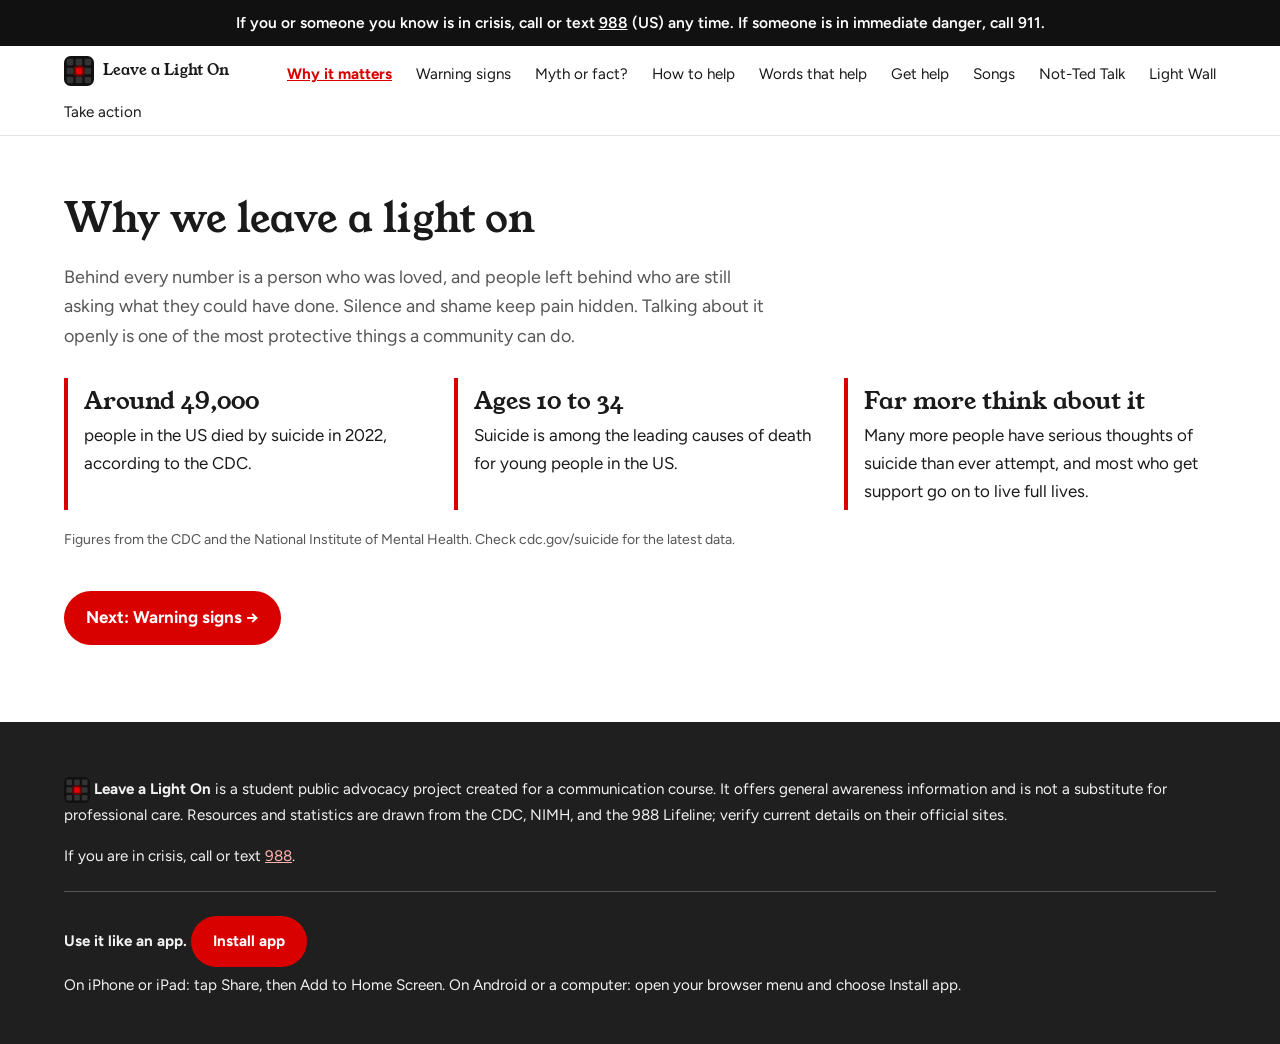
<file: why.html>
<!DOCTYPE html>
<html lang="en">
<head>
<meta charset="utf-8">
<meta name="viewport" content="width=device-width, initial-scale=1, viewport-fit=cover">
<title>Why it matters | Leave a Light On</title>
<link rel="icon" type="image/svg+xml" href="data:image/svg+xml,%3Csvg xmlns='http://www.w3.org/2000/svg' viewBox='0 0 32 32'%3E%3Crect width='32' height='32' rx='7' fill='%23111'/%3E%3Cg fill='%23333'%3E%3Crect x='3' y='3' width='7' height='7' rx='1.5'/%3E%3Crect x='12.5' y='3' width='7' height='7' rx='1.5'/%3E%3Crect x='22' y='3' width='7' height='7' rx='1.5'/%3E%3Crect x='3' y='12.5' width='7' height='7' rx='1.5'/%3E%3Crect x='22' y='12.5' width='7' height='7' rx='1.5'/%3E%3Crect x='3' y='22' width='7' height='7' rx='1.5'/%3E%3Crect x='12.5' y='22' width='7' height='7' rx='1.5'/%3E%3Crect x='22' y='22' width='7' height='7' rx='1.5'/%3E%3C/g%3E%3Crect x='10' y='10' width='12' height='12' rx='4' fill='%23e60000' opacity='.35'/%3E%3Crect x='12.5' y='12.5' width='7' height='7' rx='1.5' fill='%23e60000'/%3E%3C/svg%3E">
<link rel="stylesheet" href="https://fonts.googleapis.com/css2?family=Figtree:wght@400;600;700&family=Young+Serif&display=swap">
<link rel="stylesheet" href="styles.css">
<link rel="manifest" href="manifest.webmanifest">
<link rel="apple-touch-icon" href="apple-touch-icon.png">
<meta name="theme-color" content="#111111">
<meta name="mobile-web-app-capable" content="yes">
<meta name="apple-mobile-web-app-title" content="Light On">

</head>
<body>
<div class="crisis" role="region" aria-label="Crisis support">If you or someone you know is in crisis, call or text <a href="tel:988">988</a> (US) any time. If someone is in immediate danger, call 911.</div>
<nav aria-label="Main"><div class="wrap"><a class="brand" href="./"><b class="logo"><svg class="mark" viewBox="0 0 32 32" width="30" height="30" aria-hidden="true"><rect width="32" height="32" rx="7" fill="#111"/><g fill="#333"><rect x="3" y="3" width="7" height="7" rx="1.5"/><rect x="12.5" y="3" width="7" height="7" rx="1.5"/><rect x="22" y="3" width="7" height="7" rx="1.5"/><rect x="3" y="12.5" width="7" height="7" rx="1.5"/><rect x="22" y="12.5" width="7" height="7" rx="1.5"/><rect x="3" y="22" width="7" height="7" rx="1.5"/><rect x="12.5" y="22" width="7" height="7" rx="1.5"/><rect x="22" y="22" width="7" height="7" rx="1.5"/></g><rect x="10" y="10" width="12" height="12" rx="4" fill="#e60000" opacity=".35"/><rect x="12.5" y="12.5" width="7" height="7" rx="1.5" fill="#e60000"/></svg>Leave a Light On</b></a><a href="why" aria-current="page">Why it matters</a><a href="signs">Warning signs</a><a href="myths">Myth or fact?</a><a href="help">How to help</a><a href="words">Words that help</a><a href="help-now">Get help</a><a href="songs">Songs</a><a href="talk">Not-Ted Talk</a><a href="lights">Light Wall</a><a href="act">Take action</a></div></nav>
<main>
<section id="why"><div class="wrap">
<h2>Why we leave a light on</h2>
<p class="lede">Behind every number is a person who was loved, and people left behind who are still asking what they could have done. Silence and shame keep pain hidden. Talking about it openly is one of the most protective things a community can do.</p>
<div class="stats">
<div class="stat"><strong>Around 49,000</strong>people in the US died by suicide in 2022, according to the CDC.</div>
<div class="stat"><strong>Ages 10 to 34</strong>Suicide is among the leading causes of death for young people in the US.</div>
<div class="stat"><strong>Far more think about it</strong>Many more people have serious thoughts of suicide than ever attempt, and most who get support go on to live full lives.</div>
</div>
<p class="src">Figures from the CDC and the National Institute of Mental Health. Check cdc.gov/suicide for the latest data.</p>
<p class="next"><a class="btn" href="signs">Next: Warning signs →</a></p>
</div></section>
</main>
<footer><div class="wrap">
<p><svg class="mark" viewBox="0 0 32 32" width="26" height="26" aria-hidden="true"><rect width="32" height="32" rx="7" fill="#111"/><g fill="#333"><rect x="3" y="3" width="7" height="7" rx="1.5"/><rect x="12.5" y="3" width="7" height="7" rx="1.5"/><rect x="22" y="3" width="7" height="7" rx="1.5"/><rect x="3" y="12.5" width="7" height="7" rx="1.5"/><rect x="22" y="12.5" width="7" height="7" rx="1.5"/><rect x="3" y="22" width="7" height="7" rx="1.5"/><rect x="12.5" y="22" width="7" height="7" rx="1.5"/><rect x="22" y="22" width="7" height="7" rx="1.5"/></g><rect x="10" y="10" width="12" height="12" rx="4" fill="#e60000" opacity=".35"/><rect x="12.5" y="12.5" width="7" height="7" rx="1.5" fill="#e60000"/></svg> <b>Leave a Light On</b> is a student public advocacy project created for a communication course. It offers general awareness information and is not a substitute for professional care. Resources and statistics are drawn from the CDC, NIMH, and the 988 Lifeline; verify current details on their official sites.</p>
<p>If you are in crisis, call or text <a href="tel:988">988</a>.</p>
<div class="install"><p><b>Use it like an app.</b> <button type="button" class="btn" id="installBtn" hidden>Install app</button></p><p id="installTip">On iPhone or iPad: tap Share, then Add to Home Screen. On Android or a computer: open your browser menu and choose Install app.</p></div>
</div></footer>
<script src="app.js" defer></script>
</body>
</html>
</file>
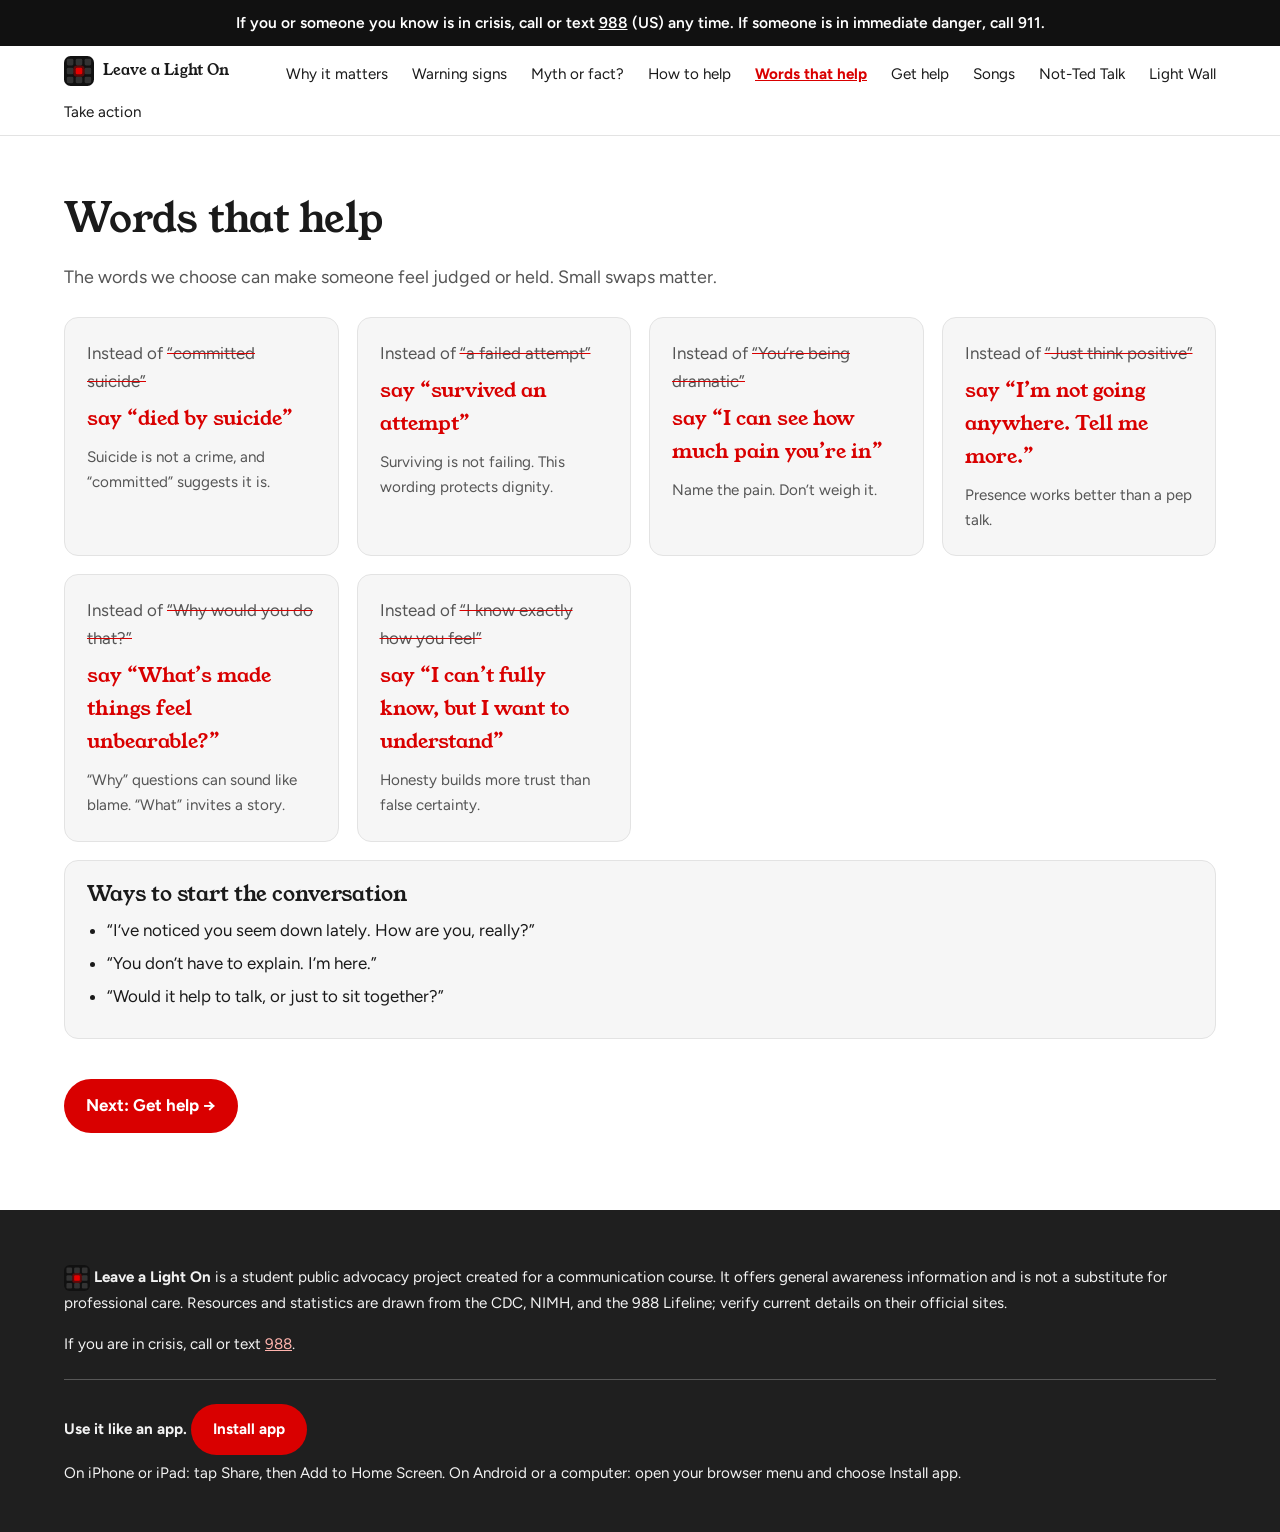
<file: words.html>
<!DOCTYPE html>
<html lang="en">
<head>
<meta charset="utf-8">
<meta name="viewport" content="width=device-width, initial-scale=1, viewport-fit=cover">
<title>Words that help | Leave a Light On</title>
<link rel="icon" type="image/svg+xml" href="data:image/svg+xml,%3Csvg xmlns='http://www.w3.org/2000/svg' viewBox='0 0 32 32'%3E%3Crect width='32' height='32' rx='7' fill='%23111'/%3E%3Cg fill='%23333'%3E%3Crect x='3' y='3' width='7' height='7' rx='1.5'/%3E%3Crect x='12.5' y='3' width='7' height='7' rx='1.5'/%3E%3Crect x='22' y='3' width='7' height='7' rx='1.5'/%3E%3Crect x='3' y='12.5' width='7' height='7' rx='1.5'/%3E%3Crect x='22' y='12.5' width='7' height='7' rx='1.5'/%3E%3Crect x='3' y='22' width='7' height='7' rx='1.5'/%3E%3Crect x='12.5' y='22' width='7' height='7' rx='1.5'/%3E%3Crect x='22' y='22' width='7' height='7' rx='1.5'/%3E%3C/g%3E%3Crect x='10' y='10' width='12' height='12' rx='4' fill='%23e60000' opacity='.35'/%3E%3Crect x='12.5' y='12.5' width='7' height='7' rx='1.5' fill='%23e60000'/%3E%3C/svg%3E">
<link rel="stylesheet" href="https://fonts.googleapis.com/css2?family=Figtree:wght@400;600;700&family=Young+Serif&display=swap">
<link rel="stylesheet" href="styles.css">
<link rel="manifest" href="manifest.webmanifest">
<link rel="apple-touch-icon" href="apple-touch-icon.png">
<meta name="theme-color" content="#111111">
<meta name="mobile-web-app-capable" content="yes">
<meta name="apple-mobile-web-app-title" content="Light On">

</head>
<body>
<div class="crisis" role="region" aria-label="Crisis support">If you or someone you know is in crisis, call or text <a href="tel:988">988</a> (US) any time. If someone is in immediate danger, call 911.</div>
<nav aria-label="Main"><div class="wrap"><a class="brand" href="./"><b class="logo"><svg class="mark" viewBox="0 0 32 32" width="30" height="30" aria-hidden="true"><rect width="32" height="32" rx="7" fill="#111"/><g fill="#333"><rect x="3" y="3" width="7" height="7" rx="1.5"/><rect x="12.5" y="3" width="7" height="7" rx="1.5"/><rect x="22" y="3" width="7" height="7" rx="1.5"/><rect x="3" y="12.5" width="7" height="7" rx="1.5"/><rect x="22" y="12.5" width="7" height="7" rx="1.5"/><rect x="3" y="22" width="7" height="7" rx="1.5"/><rect x="12.5" y="22" width="7" height="7" rx="1.5"/><rect x="22" y="22" width="7" height="7" rx="1.5"/></g><rect x="10" y="10" width="12" height="12" rx="4" fill="#e60000" opacity=".35"/><rect x="12.5" y="12.5" width="7" height="7" rx="1.5" fill="#e60000"/></svg>Leave a Light On</b></a><a href="why">Why it matters</a><a href="signs">Warning signs</a><a href="myths">Myth or fact?</a><a href="help">How to help</a><a href="words" aria-current="page">Words that help</a><a href="help-now">Get help</a><a href="songs">Songs</a><a href="talk">Not-Ted Talk</a><a href="lights">Light Wall</a><a href="act">Take action</a></div></nav>
<main>
<section id="words"><div class="wrap">
<h2>Words that help</h2>
<p class="lede">The words we choose can make someone feel judged or held. Small swaps matter.</p>
<div class="grid">
<div class="card swap"><span class="old">Instead of <s>“committed suicide”</s></span><span class="new">say “died by suicide”</span><p>Suicide is not a crime, and “committed” suggests it is.</p></div>
<div class="card swap"><span class="old">Instead of <s>“a failed attempt”</s></span><span class="new">say “survived an attempt”</span><p>Surviving is not failing. This wording protects dignity.</p></div>
<div class="card swap"><span class="old">Instead of <s>“You’re being dramatic”</s></span><span class="new">say “I can see how much pain you’re in”</span><p>Name the pain. Don’t weigh it.</p></div>
<div class="card swap"><span class="old">Instead of <s>“Just think positive”</s></span><span class="new">say “I’m not going anywhere. Tell me more.”</span><p>Presence works better than a pep talk.</p></div>
<div class="card swap"><span class="old">Instead of <s>“Why would you do that?”</s></span><span class="new">say “What’s made things feel unbearable?”</span><p>“Why” questions can sound like blame. “What” invites a story.</p></div>
<div class="card swap"><span class="old">Instead of <s>“I know exactly how you feel”</s></span><span class="new">say “I can’t fully know, but I want to understand”</span><p>Honesty builds more trust than false certainty.</p></div>
</div>
<div class="card" style="margin-top:18px"><h3>Ways to start the conversation</h3><ul><li>“I’ve noticed you seem down lately. How are you, really?”</li><li>“You don’t have to explain. I’m here.”</li><li>“Would it help to talk, or just to sit together?”</li></ul></div>
<p class="next"><a class="btn" href="help-now">Next: Get help →</a></p>
</div></section>
</main>
<footer><div class="wrap">
<p><svg class="mark" viewBox="0 0 32 32" width="26" height="26" aria-hidden="true"><rect width="32" height="32" rx="7" fill="#111"/><g fill="#333"><rect x="3" y="3" width="7" height="7" rx="1.5"/><rect x="12.5" y="3" width="7" height="7" rx="1.5"/><rect x="22" y="3" width="7" height="7" rx="1.5"/><rect x="3" y="12.5" width="7" height="7" rx="1.5"/><rect x="22" y="12.5" width="7" height="7" rx="1.5"/><rect x="3" y="22" width="7" height="7" rx="1.5"/><rect x="12.5" y="22" width="7" height="7" rx="1.5"/><rect x="22" y="22" width="7" height="7" rx="1.5"/></g><rect x="10" y="10" width="12" height="12" rx="4" fill="#e60000" opacity=".35"/><rect x="12.5" y="12.5" width="7" height="7" rx="1.5" fill="#e60000"/></svg> <b>Leave a Light On</b> is a student public advocacy project created for a communication course. It offers general awareness information and is not a substitute for professional care. Resources and statistics are drawn from the CDC, NIMH, and the 988 Lifeline; verify current details on their official sites.</p>
<p>If you are in crisis, call or text <a href="tel:988">988</a>.</p>
<div class="install"><p><b>Use it like an app.</b> <button type="button" class="btn" id="installBtn" hidden>Install app</button></p><p id="installTip">On iPhone or iPad: tap Share, then Add to Home Screen. On Android or a computer: open your browser menu and choose Install app.</p></div>
</div></footer>
<script src="app.js" defer></script>
</body>
</html>
</file>
<file: styles.css>
:root{--bg:#fff;--surface:#f6f6f6;--ink:#1a1a1a;--muted:#555;--teal:#d90000;--lamp:#d90000;--lampink:#fff;--night:#1f1f1f;--line:#e3e3e3;
box-sizing:border-box;padding-top:env(safe-area-inset-top,0px);padding-bottom:env(safe-area-inset-bottom,0px)}
@media (prefers-color-scheme:dark){:root:not([data-theme="light"]){color-scheme:dark;--bg:#151515;--surface:#222;--ink:#f5f5f5;--muted:#bbb;--teal:#ff4538;--lamp:#ff3b30;--lampink:#140000;--line:#3a3a3a;--night:#0a0a0a}}
:root[data-theme="dark"]{color-scheme:dark;--bg:#151515;--surface:#222;--ink:#f5f5f5;--muted:#bbb;--teal:#ff4538;--lamp:#ff3b30;--lampink:#140000;--line:#3a3a3a;--night:#0a0a0a}
*{box-sizing:border-box}html{scroll-behavior:smooth;scroll-padding-top:70px}
body{margin:0;background:var(--bg);color:var(--ink);font:400 1.06rem/1.65 Figtree,system-ui,sans-serif}
h1,h2,h3{font-family:"Young Serif",Georgia,serif;font-weight:400;line-height:1.15;margin:0 0 .5em}
h2{font-size:clamp(1.8rem,4vw,2.5rem)}h3{font-size:1.3rem}
a{color:var(--teal)}a:focus-visible,summary:focus-visible,button:focus-visible{outline:3px solid var(--lamp);outline-offset:3px}
.wrap{max-width:none;margin:0 auto;padding:0 clamp(22px,5vw,80px)}
.crisis{background:#111;color:#fff;text-align:center;padding:10px 16px;font-weight:600;font-size:.97rem}
.crisis a{color:#fff}
nav{position:sticky;top:env(safe-area-inset-top,0px);z-index:5;background:var(--bg);border-bottom:1px solid var(--line)}
nav .wrap{display:flex;gap:6px 18px;align-items:center;overflow-x:auto;padding-top:10px;padding-bottom:10px;white-space:nowrap}
nav b{font-family:"Young Serif",serif;font-weight:400;margin-right:auto}
nav a{text-decoration:none;color:var(--ink);font-size:.95rem}nav a:hover{color:var(--teal);text-decoration:underline}
.hero{background:var(--bg);color:var(--ink);padding:64px 0 56px;border-bottom:6px solid var(--lamp)}
.hero h1{font-size:clamp(2.6rem,9vw,5.2rem);letter-spacing:-.01em;margin-bottom:.3em}
.hero p{max-width:34em;font-size:1.2rem;color:var(--muted)}.hero p.refrain{font-family:"Young Serif",Georgia,serif;font-size:clamp(1.4rem,4vw,2rem);color:var(--teal);margin:0 0 .6em}
.btns{display:flex;flex-wrap:wrap;gap:12px;margin-top:26px}
.btn{display:inline-block;padding:13px 22px;border-radius:999px;font-weight:700;text-decoration:none;background:var(--lamp);color:var(--lampink)}
.btn.alt{background:transparent;color:var(--ink);border:2px solid var(--ink)}
.windows{display:grid;grid-template-columns:repeat(8,1fr);gap:8px;max-width:420px;margin-top:40px}
.windows i{aspect-ratio:3/4;background:var(--line);border-radius:3px}
.windows i.on{background:var(--lamp);box-shadow:0 0 26px 6px rgba(217,0,0,.4);animation:glow 3.5s ease-in-out infinite alternate}
@keyframes glow{to{box-shadow:0 0 38px 10px rgba(217,0,0,.55)}}
@media (prefers-reduced-motion:reduce){.windows i.on{animation:none}html{scroll-behavior:auto}}
section{padding:60px 0}section+section{border-top:1px solid var(--line)}
.lede{max-width:40em;color:var(--muted);font-size:1.12rem}
.stats{display:grid;grid-template-columns:repeat(auto-fit,minmax(230px,1fr));gap:18px;margin-top:28px}
.stat{border-left:4px solid var(--lamp);padding:4px 0 4px 16px}.stat strong{display:block;font-family:"Young Serif",serif;font-size:1.5rem;font-weight:400}
.src{font-size:.88rem;color:var(--muted);margin-top:18px}
.grid{display:grid;grid-template-columns:repeat(auto-fit,minmax(270px,1fr));gap:18px;margin-top:26px}
.card{background:var(--surface);border:1px solid var(--line);border-radius:14px;padding:22px}
.card ul{margin:.4em 0 0;padding-left:1.2em}.card li{margin:.3em 0}
details{background:var(--surface);border:1px solid var(--line);border-radius:12px;margin:12px 0}
summary{cursor:pointer;padding:16px 20px;font-weight:700;list-style:none;display:flex;justify-content:space-between;gap:12px}
summary::after{content:"+";font-size:1.4rem;line-height:1;color:var(--teal)}details[open] summary::after{content:"\2212"}
details>div{padding:0 20px 18px;color:var(--ink)}
.v{font-weight:700}.v.m{color:var(--teal)}.v.f{color:var(--ink);text-decoration:underline;text-decoration-color:var(--lamp);text-decoration-thickness:3px;text-underline-offset:3px}
.steps{counter-reset:s;list-style:none;padding:0;margin:26px 0 0;display:grid;gap:16px}
.steps li{counter-increment:s;display:grid;grid-template-columns:48px 1fr;gap:16px;background:var(--surface);border:1px solid var(--line);border-radius:14px;padding:18px 20px}
.steps li::before{content:counter(s);width:42px;height:42px;border-radius:50%;background:var(--lamp);color:var(--lampink);display:grid;place-items:center;font-family:"Young Serif",serif;font-size:1.2rem}
.steps b{display:block;font-size:1.12rem}
.say{background:var(--night);color:#f2f5f3;border-radius:14px;padding:26px;margin-top:26px}
.say h3{color:#f2f5f3}.say .cols{display:grid;grid-template-columns:repeat(auto-fit,minmax(250px,1fr));gap:20px}
.say ul{padding-left:1.1em;margin:0}.say li{margin:.4em 0}
.res{display:grid;grid-template-columns:repeat(auto-fit,minmax(260px,1fr));gap:16px;margin-top:26px}
.res .card b{font-size:1.15rem}
.big{font-family:"Young Serif",serif;font-size:1.7rem;color:var(--teal);display:block;margin:.2em 0}
.pledge button{font:inherit;font-weight:700;padding:12px 20px;border-radius:999px;border:2px solid var(--teal);background:transparent;color:var(--teal);cursor:pointer;margin:6px 8px 6px 0}
.pledge button[aria-pressed="true"]{background:var(--teal);color:var(--bg)}
#pmsg{min-height:1.6em;font-weight:600;margin-top:10px}
.swap .old{display:block;color:var(--muted)}.swap .old s{text-decoration-color:var(--lamp)}.swap .new{display:block;font-family:"Young Serif",Georgia,serif;font-size:1.25rem;color:var(--teal);margin:.3em 0 .5em}.swap p{margin:0;font-size:.95rem;color:var(--muted)}
.share{background:var(--lamp);color:var(--lampink);border-radius:14px;padding:34px 26px;max-width:460px;margin:26px 0 12px}.share .sq{font-family:"Young Serif",Georgia,serif;font-size:clamp(2rem,7vw,3rem);line-height:1.1;margin:0 0 .4em}.share p{margin:0}
.logo{display:inline-flex;align-items:center;gap:9px}.mark{flex:none;vertical-align:middle}
.song .tag{font-size:.82rem;font-weight:700;letter-spacing:.08em;text-transform:uppercase;color:var(--teal)}.song h3{margin:.2em 0 .1em}.song .by{margin:0 0 .6em;color:var(--muted);font-weight:600}.song p{margin:.4em 0}.song .more{display:inline-block;margin-top:10px;font-weight:600}
footer{background:var(--night);color:#f2f2f2;padding:40px 0;font-size:.95rem}footer a{color:#ffb3ad}
.brand{margin-right:auto;color:var(--ink)!important;text-decoration:none!important}
nav a[aria-current="page"]{color:var(--teal);font-weight:700;text-decoration:underline}
.tile{display:block;text-decoration:none;color:inherit;transition:border-color .15s}.tile:hover,.tile:focus-visible{border-color:var(--lamp)}.tile h3{color:var(--teal);margin-bottom:.2em}.tile p{margin:0;color:var(--muted);font-size:.97rem}
.explore{padding-top:48px}.next{margin-top:40px}
@media(min-width:900px){.hero .wrap{display:grid;grid-template-columns:minmax(0,1.15fr) minmax(0,1fr);column-gap:64px;align-items:center}.hero .wrap>*{grid-column:1}.hero .wrap>.windows{grid-column:2;grid-row:1/span 5;max-width:none;margin:0;gap:12px}}
@media(min-width:1000px){nav .wrap{flex-wrap:wrap;overflow:visible;white-space:normal;gap:6px 24px}}
.song iframe.sp{border:0;border-radius:12px;margin-top:10px;display:block}
.stage{max-width:1200px;aspect-ratio:16/9;background:#111;border:1px solid var(--line);border-radius:14px;display:grid;place-items:center;color:#fff;text-align:center;margin-top:26px;padding:20px}.stage .dot{display:block;width:34px;height:46px;border-radius:4px;background:var(--lamp);box-shadow:0 0 30px 8px rgba(217,0,0,.5);margin:0 auto 14px}.stage p{margin:0}.stage .sm{opacity:.75;font-size:.95rem;margin-top:.3em}
#lgrid{display:grid;gap:clamp(4px,.7vw,7px);grid-template-columns:repeat(auto-fill,minmax(46px,1fr));margin-top:20px}
.lbox{aspect-ratio:1;border-radius:8px;border:1.5px solid transparent;background:var(--line);padding:0;cursor:pointer;transition:background .35s ease,box-shadow .35s ease,transform .15s ease;-webkit-tap-highlight-color:transparent;touch-action:manipulation}
.lbox:active{transform:scale(.94)}.lbox:focus-visible{outline:3px solid var(--lamp);outline-offset:3px}
.lbox.on{background:radial-gradient(circle at 50% 45%,#ff9a90 0%,var(--lamp) 60%,#a80000 100%);box-shadow:0 0 10px 2px rgba(217,0,0,.45),0 0 26px 5px rgba(217,0,0,.2);cursor:default}
.lcount{font-weight:700;font-size:1.25rem;color:var(--teal);min-height:1.5em;margin:18px 0 0}
@media (prefers-reduced-motion:reduce){.lbox,.lbox:active{transition:none;transform:none}}
.install{margin-top:22px;padding-top:18px;border-top:1px solid rgba(255,255,255,.25)}.install .btn{border:0;cursor:pointer;font:inherit;font-weight:700}.install p{margin:.4em 0}
.alt2{background:transparent;color:var(--ink);border:2px solid var(--ink);cursor:pointer;font:inherit;font-weight:700}
</file>
